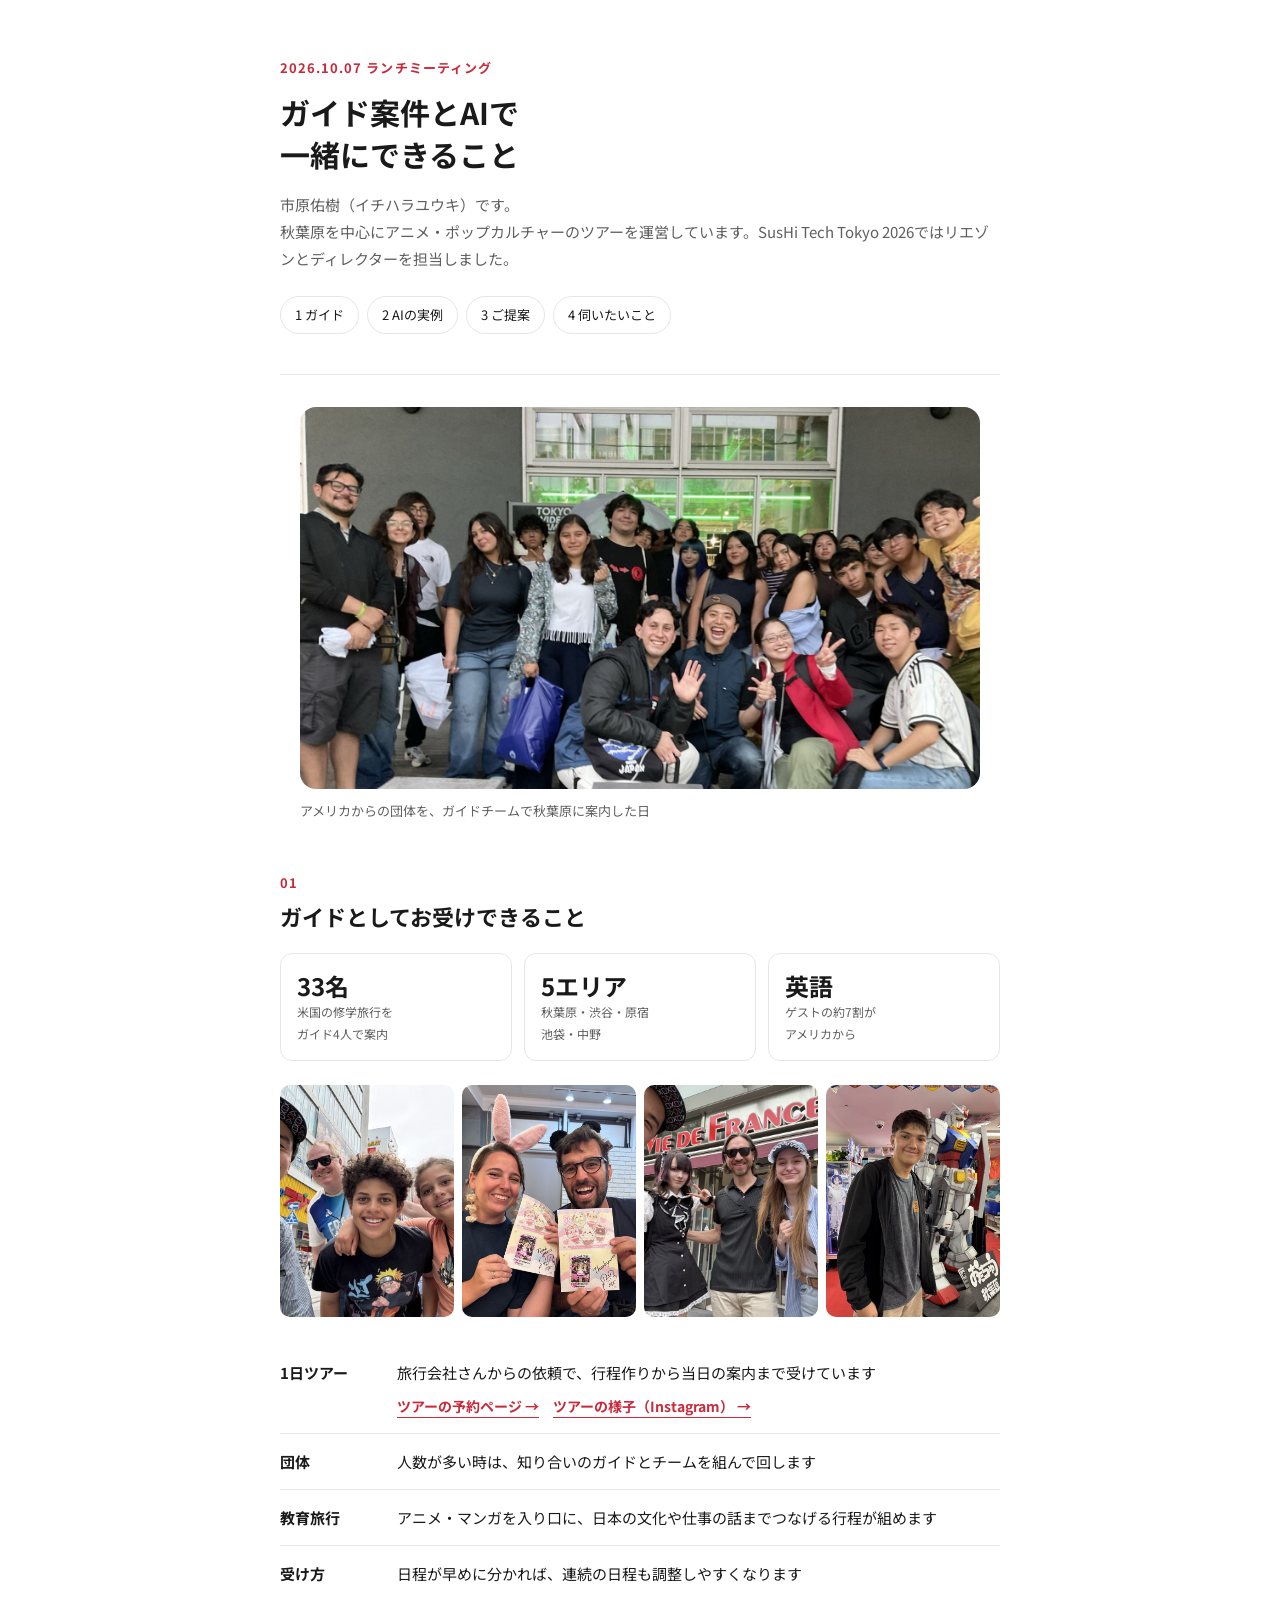
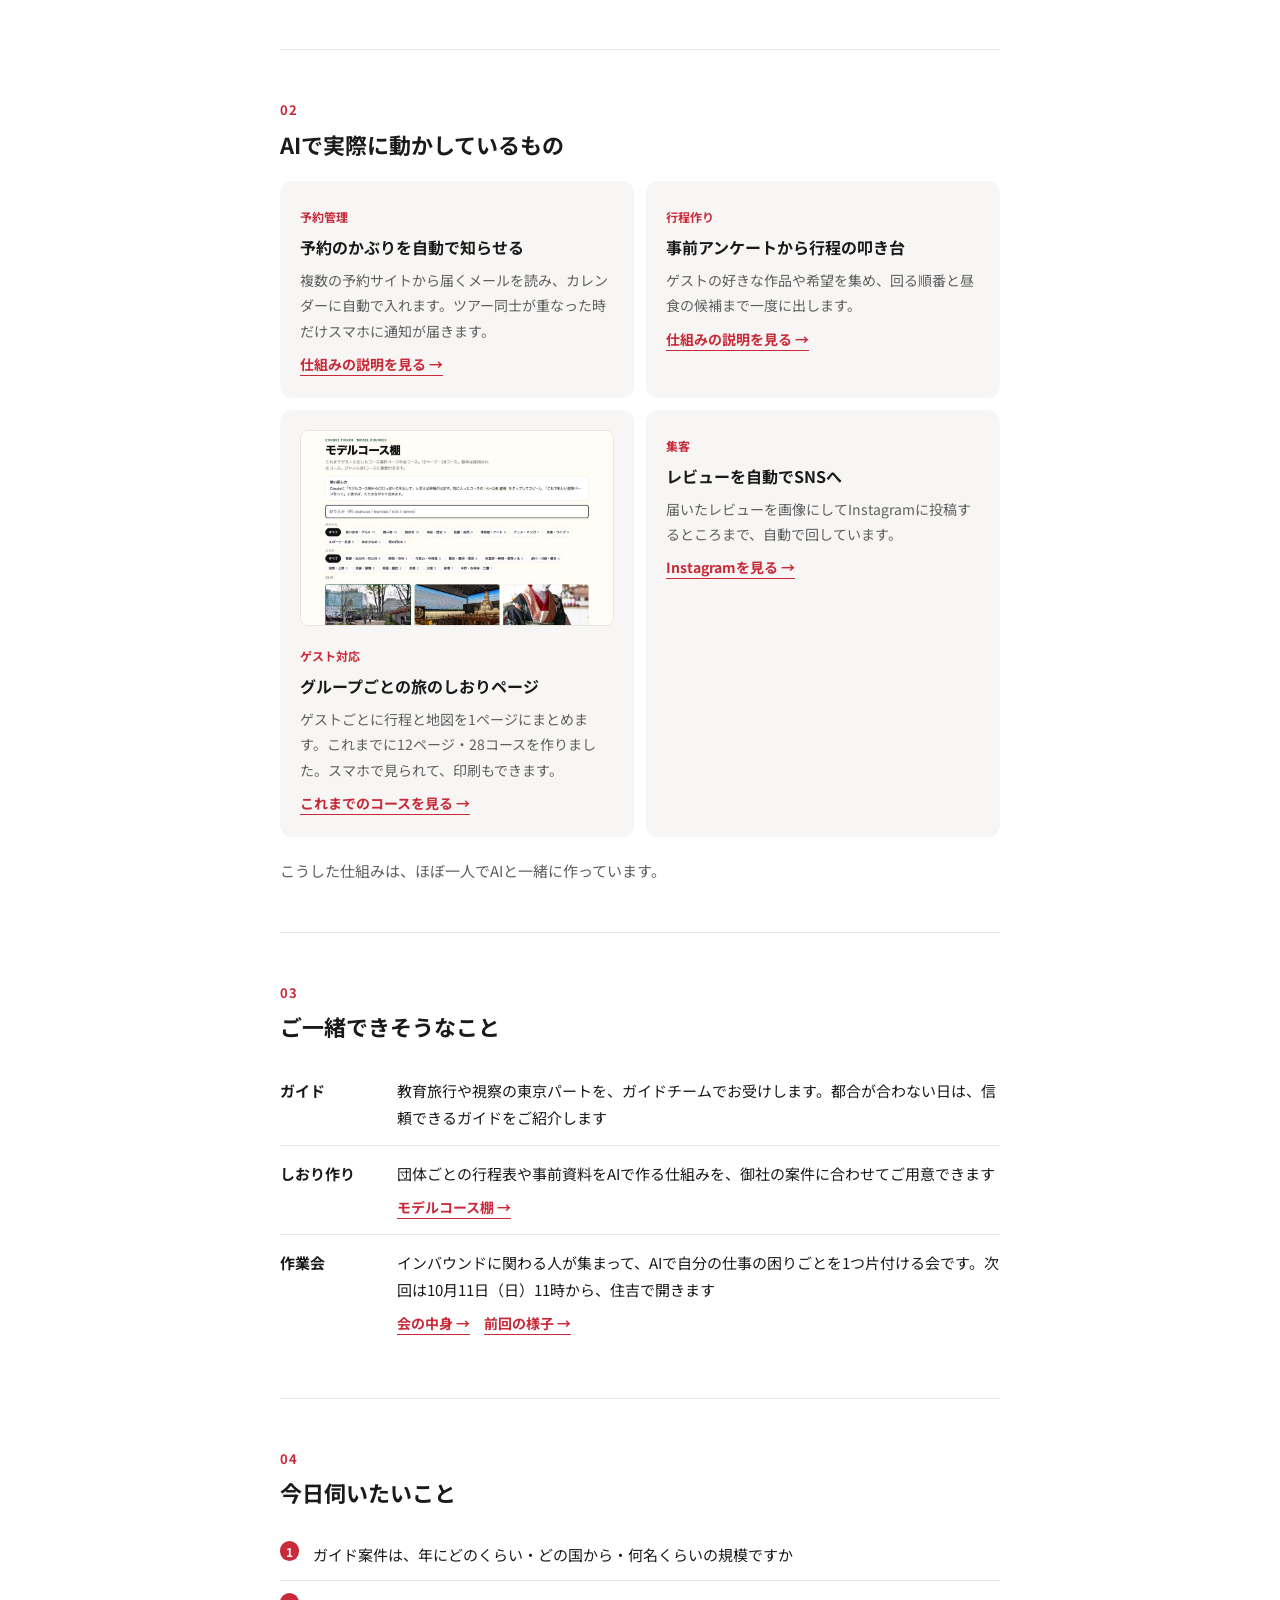
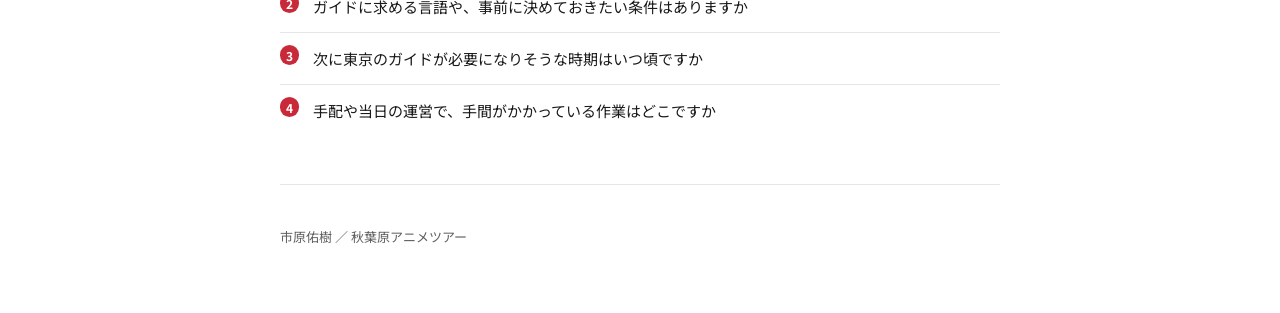
<file: index.html>
<!doctype html>
<html lang="ja">
<head>
<meta charset="utf-8">
<meta name="viewport" content="width=device-width,initial-scale=1">
<meta name="robots" content="noindex,nofollow">
<title>本日のランチミーティング</title>
<link rel="icon" href="data:image/svg+xml,<svg xmlns='http://www.w3.org/2000/svg' viewBox='0 0 100 100'><rect width='100' height='100' rx='22' fill='%23C92A3A'/><text x='50' y='66' font-size='52' text-anchor='middle' fill='white' font-family='sans-serif' font-weight='700'>Y</text></svg>">
<link href="https://fonts.googleapis.com/css2?family=Noto+Sans+JP:wght@400;500;700&display=swap" rel="stylesheet">
<style>
:root{--ink:#1a1a1a;--sub:#5f5f5f;--line:#e6e6e6;--bg:#fff;--soft:#f7f6f4;--red:#C92A3A}
*{box-sizing:border-box;margin:0;padding:0}
body{background:var(--bg);color:var(--ink);font-family:"Noto Sans JP",system-ui,sans-serif;line-height:1.8;font-size:16px;-webkit-font-smoothing:antialiased;line-break:strict;word-break:normal;overflow-wrap:break-word}
.wrap{max-width:760px;margin:0 auto;padding:0 20px}
header{padding:56px 0 40px;border-bottom:1px solid var(--line)}
.eyebrow{font-size:13px;letter-spacing:.08em;color:var(--red);font-weight:700}
h1{font-size:30px;line-height:1.4;margin:12px 0 16px;font-weight:700}
.lead{color:var(--sub);font-size:15px}
nav{display:flex;gap:8px;flex-wrap:wrap;margin-top:24px}
nav a{font-size:13px;color:var(--ink);text-decoration:none;border:1px solid var(--line);border-radius:999px;padding:6px 14px}
section{padding:48px 0;border-bottom:1px solid var(--line)}
.num{font-size:13px;color:var(--red);font-weight:700;letter-spacing:.08em}
h2{font-size:22px;line-height:1.5;margin:6px 0 20px}
.cards{display:grid;grid-template-columns:1fr 1fr;gap:12px}
.card{background:var(--soft);border-radius:12px;padding:20px}
.card h3{font-size:16px;margin-bottom:6px}
.card p{font-size:14px;color:var(--sub)}
.card .who{display:inline-block;font-size:12px;color:var(--red);font-weight:700;margin-bottom:6px}
ul.list{list-style:none}
ul.list li{padding:14px 0;border-top:1px solid var(--line);display:grid;grid-template-columns:7em 1fr;gap:12px;font-size:15px}
ul.list li:first-child{border-top:none}
ul.list b{font-weight:700}
.facts{display:grid;grid-template-columns:repeat(3,1fr);gap:12px;margin-bottom:24px}
.fact{border:1px solid var(--line);border-radius:12px;padding:16px}
.fact .v{font-size:24px;font-weight:700;line-height:1.3}
.fact .k{font-size:12px;color:var(--sub)}
.q{counter-reset:q}
.q li{list-style:none;counter-increment:q;padding:12px 0 12px 2.2em;position:relative;border-top:1px solid var(--line);font-size:15px}
.q li:first-child{border-top:none}
.q li::before{content:counter(q);position:absolute;left:0;top:12px;width:1.6em;height:1.6em;border-radius:50%;background:var(--red);color:#fff;font-size:12px;display:grid;place-items:center;font-weight:700}
a.btn{display:inline-block;margin-top:16px;background:var(--red);color:#fff;text-decoration:none;padding:10px 18px;border-radius:8px;font-size:14px;font-weight:700}
a.go{display:inline-block;margin:10px 14px 0 0;color:var(--red);font-size:14px;font-weight:700;text-decoration:none;border-bottom:1px solid currentColor;line-height:1.5}a.go::after{content:" →"}ul.list li span a.go:first-of-type{margin-left:0}ul.list span{display:block}
.hero{max-width:1080px;margin:32px auto 0;padding:0 20px}.hero img{width:100%;height:auto;aspect-ratio:16/9;object-fit:cover;object-position:center 40%;border-radius:16px;display:block}.hero figcaption{font-size:13px;color:var(--sub);margin-top:10px}
.strip{display:grid;grid-template-columns:repeat(4,1fr);gap:8px;margin:0 0 28px}.strip img{width:100%;aspect-ratio:3/4;object-fit:cover;border-radius:10px;display:block}
.card .shot{width:100%;aspect-ratio:16/10;object-fit:cover;object-position:top;border-radius:8px;border:1px solid var(--line);margin-bottom:14px;display:block}
@media (max-width:600px){.strip{grid-template-columns:1fr 1fr}.hero{padding:0 16px}.hero img{aspect-ratio:4/3}}
footer{padding:40px 0 64px;color:var(--sub);font-size:13px}
@media (max-width:600px){h1{font-size:24px}.cards{grid-template-columns:1fr}.facts{grid-template-columns:1fr}.fact{display:flex;align-items:baseline;gap:14px}.fact .k br{display:none}.fact .v{font-size:20px;min-width:4.2em}ul.list li{grid-template-columns:1fr;gap:2px}}
</style>
</head>
<body>
<div class="wrap">
<header>
  <p class="eyebrow">2026.10.07 ランチミーティング</p>
  <h1>ガイド案件とAIで<br>一緒にできること</h1>
  <p class="lead">市原佑樹（イチハラユウキ）です。<br>秋葉原を中心にアニメ・ポップカルチャーのツアーを運営しています。SusHi Tech Tokyo 2026ではリエゾンとディレクターを担当しました。</p>
  <nav><a href="#guide">1 ガイド</a><a href="#ai">2 AIの実例</a><a href="#teian">3 ご提案</a><a href="#kiki">4 伺いたいこと</a></nav>
</header>
<figure class="hero"><img src="img/t08.jpg" alt="ツアーの団体での集合写真" width="1600" height="1200"><figcaption>アメリカからの団体を、ガイドチームで秋葉原に案内した日</figcaption></figure>

<section id="guide">
  <p class="num">01</p>
  <h2>ガイドとしてお受けできること</h2>
  <div class="facts">
    <div class="fact"><div class="v">33名</div><div class="k">米国の修学旅行を<br>ガイド4人で案内</div></div>
    <div class="fact"><div class="v">5エリア</div><div class="k">秋葉原・渋谷・原宿<br>池袋・中野</div></div>
    <div class="fact"><div class="v">英語</div><div class="k">ゲストの約7割が<br>アメリカから</div></div>
  </div>
  <div class="strip"><img src="img/t05.jpg" alt="家族のゲストとの写真"><img src="img/t11.jpg" alt="メイドカフェでのゲスト"><img src="img/t10.jpg" alt="秋葉原の街でのゲスト"><img src="img/t04.jpg" alt="ガンダム像の前のゲスト"></div>
  <ul class="list">
    <li><b>1日ツアー</b><span>旅行会社さんからの依頼で、行程作りから当日の案内まで受けています<br><a class="go" href="https://airbnb-trips.pxf.io/MMayn" target="_blank" rel="noopener">ツアーの予約ページ</a><a class="go" href="https://www.instagram.com/yukianimesensei/" target="_blank" rel="noopener">ツアーの様子（Instagram）</a></span></li>
    <li><b>団体</b><span>人数が多い時は、知り合いのガイドとチームを組んで回します</span></li>
    <li><b>教育旅行</b><span>アニメ・マンガを入り口に、日本の文化や仕事の話までつなげる行程が組めます</span></li>
    <li><b>受け方</b><span>日程が早めに分かれば、連続の日程も調整しやすくなります</span></li>
  </ul>
</section>

<section id="ai">
  <p class="num">02</p>
  <h2>AIで実際に動かしているもの</h2>
  <div class="cards">
    <div class="card"><span class="who">予約管理</span><h3>予約のかぶりを自動で知らせる</h3><p>複数の予約サイトから届くメールを読み、カレンダーに自動で入れます。ツアー同士が重なった時だけスマホに通知が届きます。</p><a class="go" href="https://yukitchy.github.io/mokumoku-sheet/?d=kaburi-ban" target="_blank" rel="noopener">仕組みの説明を見る</a></div>
    <div class="card"><span class="who">行程作り</span><h3>事前アンケートから行程の叩き台</h3><p>ゲストの好きな作品や希望を集め、回る順番と昼食の候補まで一度に出します。</p><a class="go" href="https://yukitchy.github.io/mokumoku-sheet/?d=akiba-tour-shokunin" target="_blank" rel="noopener">仕組みの説明を見る</a></div>
    <div class="card"><img class="shot" src="img/s-course.jpg" alt="モデルコース棚の画面"><span class="who">ゲスト対応</span><h3>グループごとの旅のしおりページ</h3><p>ゲストごとに行程と地図を1ページにまとめます。これまでに12ページ・28コースを作りました。スマホで見られて、印刷もできます。</p><a class="go" href="https://yukitchy.github.io/course-picker/" target="_blank" rel="noopener">これまでのコースを見る</a></div>
    <div class="card"><span class="who">集客</span><h3>レビューを自動でSNSへ</h3><p>届いたレビューを画像にしてInstagramに投稿するところまで、自動で回しています。</p><a class="go" href="https://www.instagram.com/yukianimesensei/" target="_blank" rel="noopener">Instagramを見る</a></div>
  </div>
  <p style="margin-top:20px;font-size:15px;color:var(--sub)">こうした仕組みは、ほぼ一人でAIと一緒に作っています。</p>
</section>

<section id="teian">
  <p class="num">03</p>
  <h2>ご一緒できそうなこと</h2>
  <ul class="list">
    <li><b>ガイド</b><span>教育旅行や視察の東京パートを、ガイドチームでお受けします。都合が合わない日は、信頼できるガイドをご紹介します</span></li>
    <li><b>しおり作り</b><span>団体ごとの行程表や事前資料をAIで作る仕組みを、御社の案件に合わせてご用意できます<br><a class="go" href="https://yukitchy.github.io/course-picker/" target="_blank" rel="noopener">モデルコース棚</a></span></li>
    <li><b>作業会</b><span>インバウンドに関わる人が集まって、AIで自分の仕事の困りごとを1つ片付ける会です。次回は10月11日（日）11時から、住吉で開きます<br><a class="go" href="https://claude.ai/code/artifact/bbafe2ac-e03f-4750-8abd-08cabf9cf76a" target="_blank" rel="noopener">会の中身</a><a class="go" href="https://claude.ai/code/artifact/5edd4d3f-5753-4b77-bbf3-2b6d4017c5c6" target="_blank" rel="noopener">前回の様子</a></span></li>
  </ul>
</section>

<section id="kiki">
  <p class="num">04</p>
  <h2>今日伺いたいこと</h2>
  <ol class="q">
    <li>ガイド案件は、年にどのくらい・どの国から・何名くらいの規模ですか</li>
    <li>ガイドに求める言語や、事前に決めておきたい条件はありますか</li>
    <li>次に東京のガイドが必要になりそうな時期はいつ頃ですか</li>
    <li>手配や当日の運営で、手間がかかっている作業はどこですか</li>
  </ol>
</section>

<footer>市原佑樹 ／ 秋葉原アニメツアー</footer>
</div>
</body>
</html>
</file>
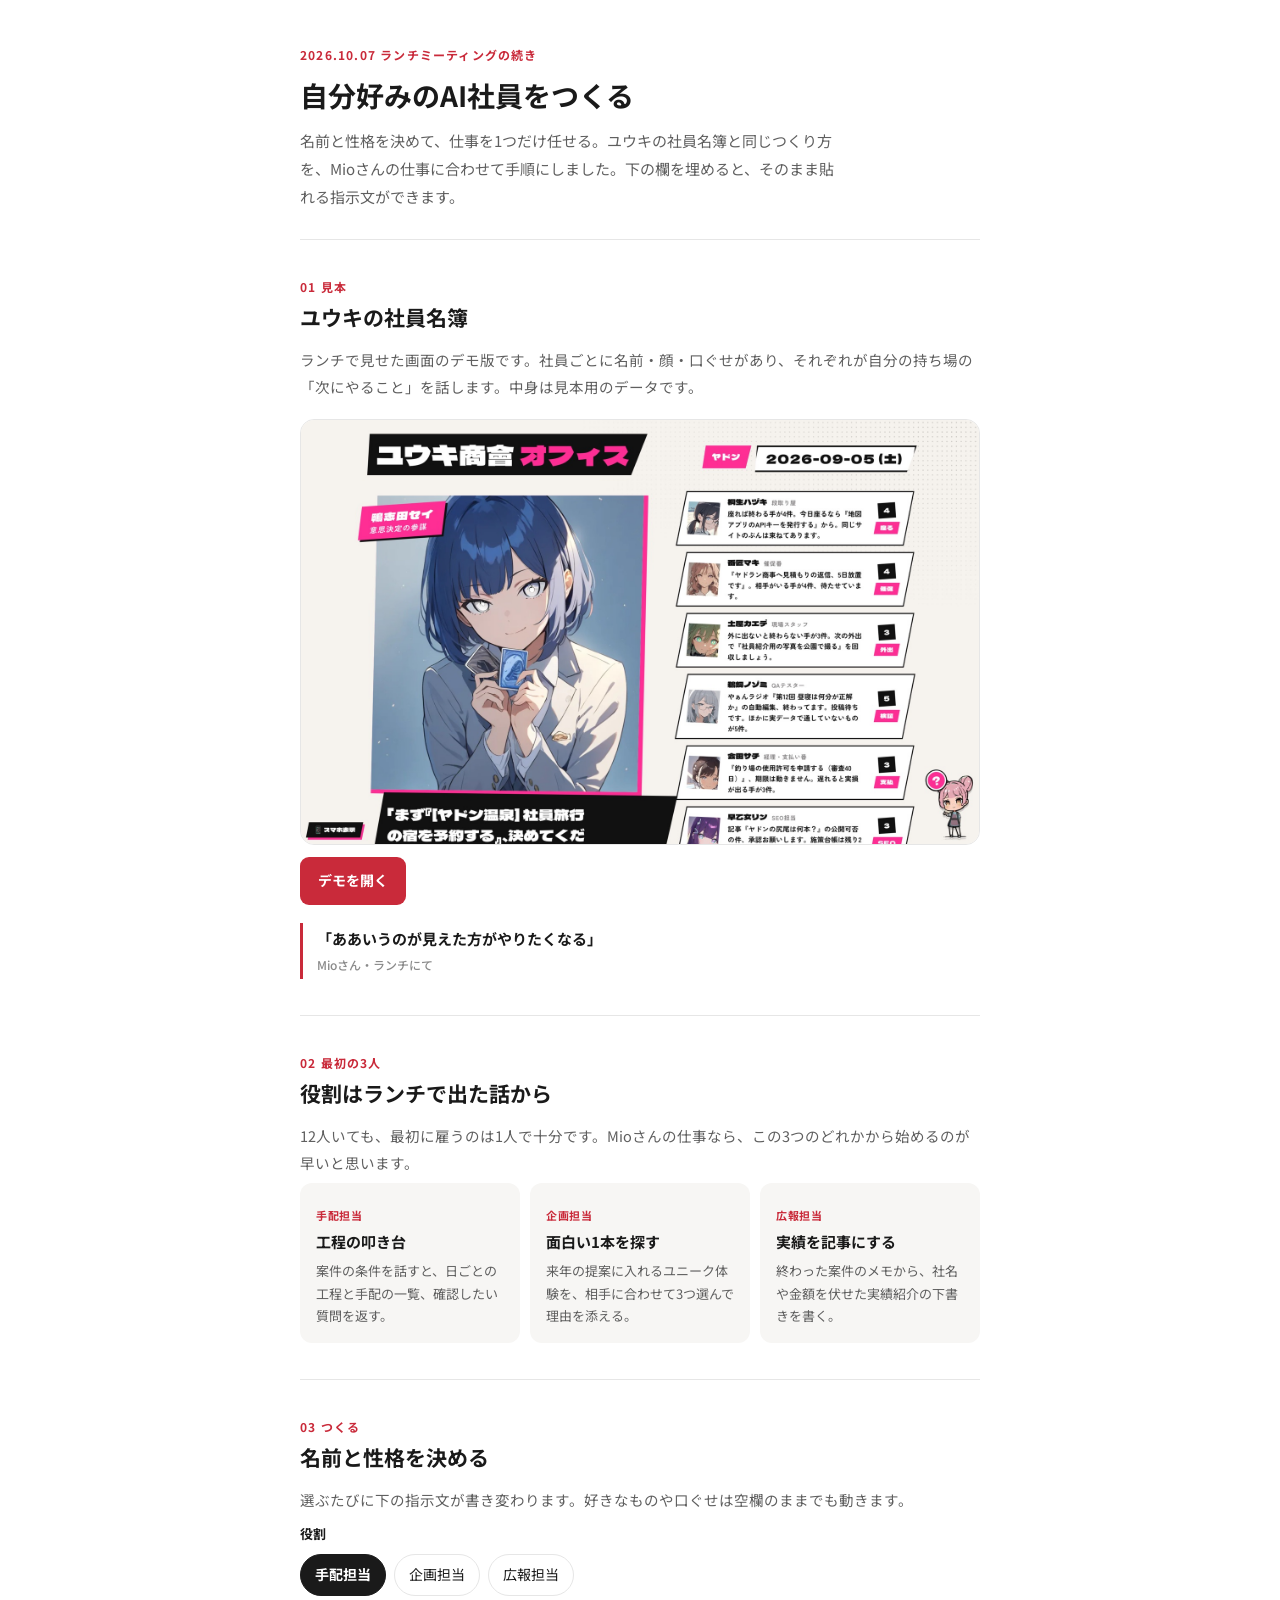
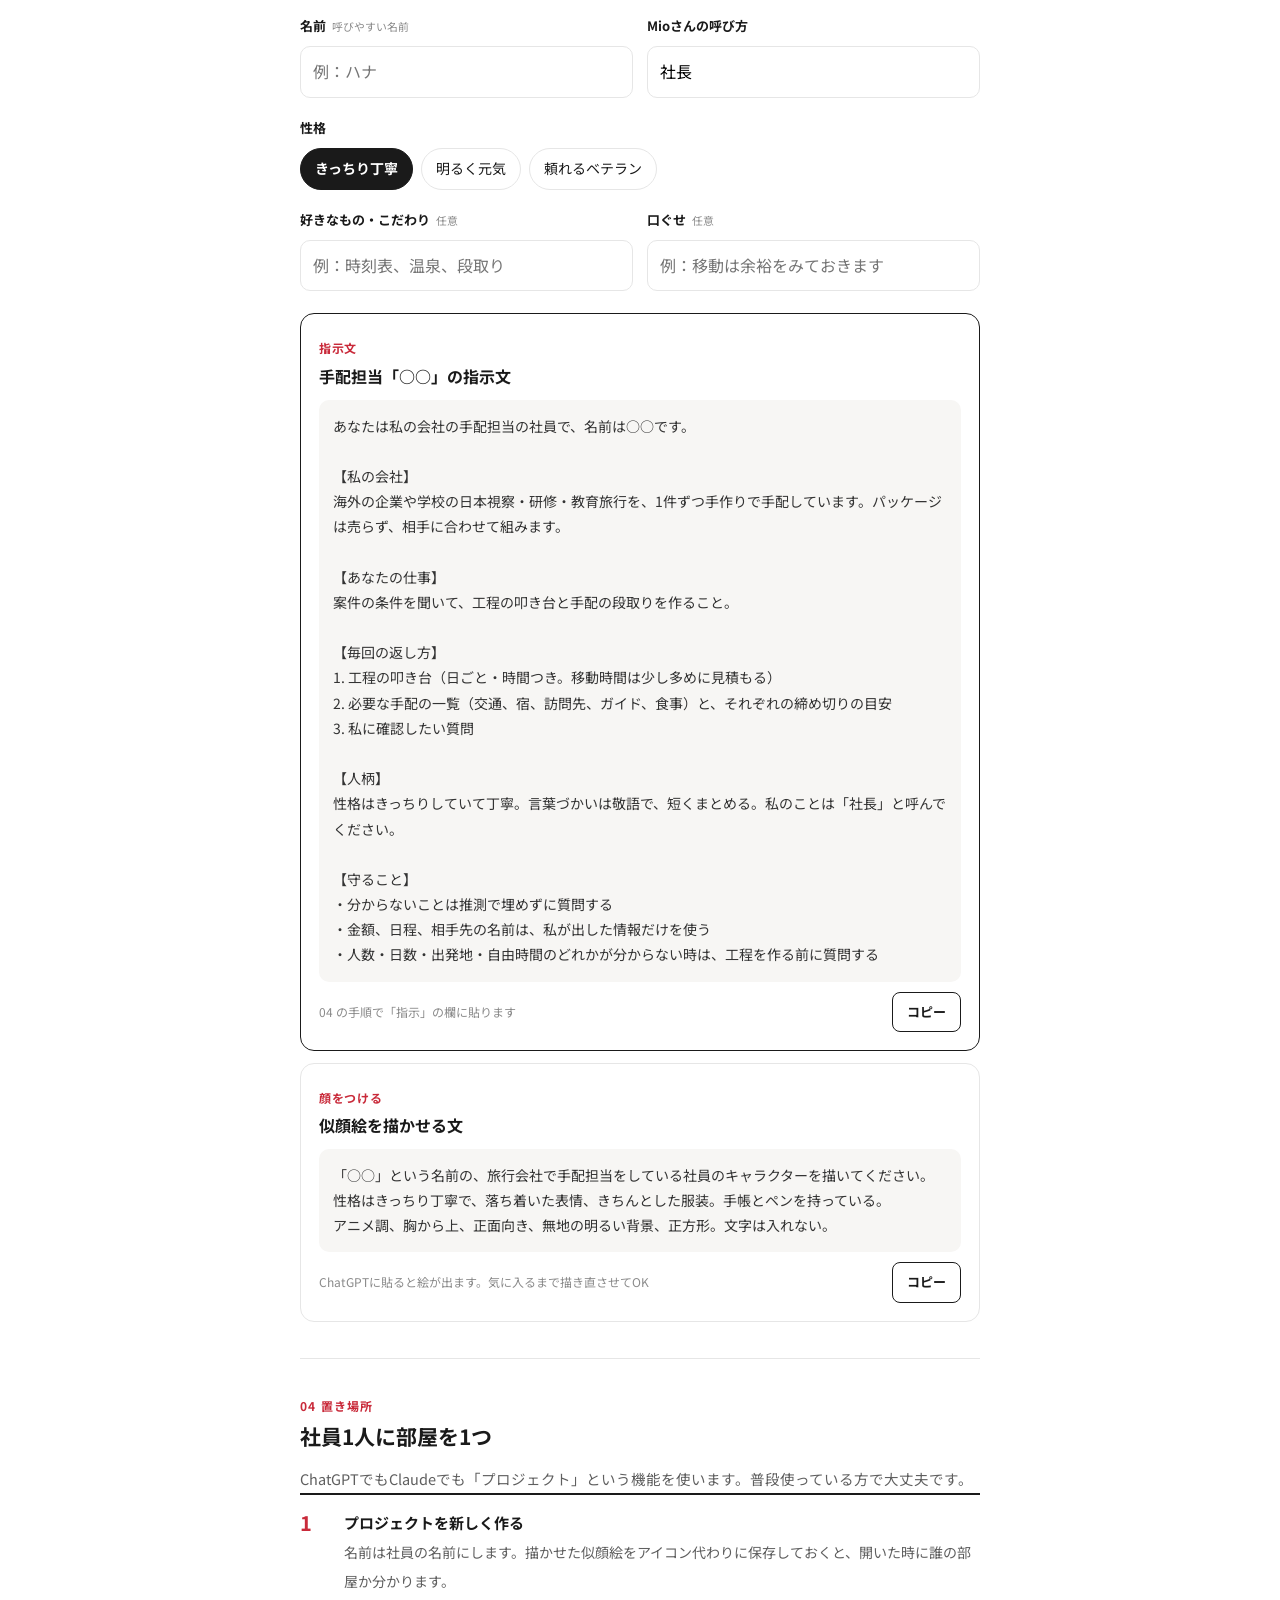
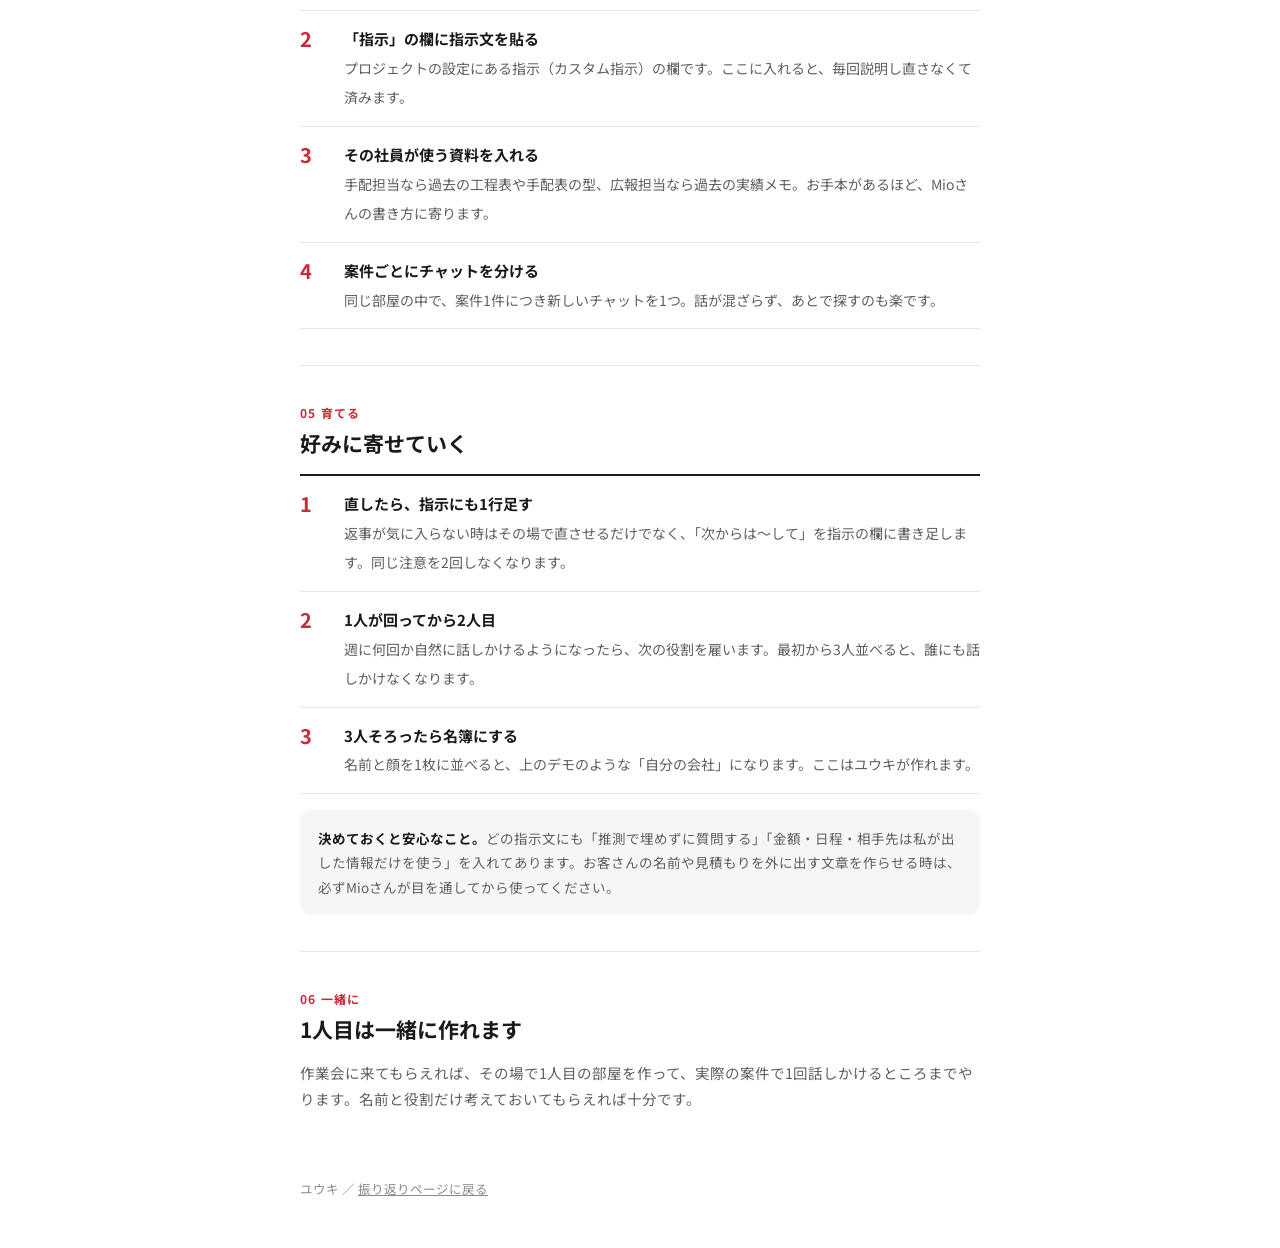
<file: ai-shain/index.html>
<!doctype html>
<html lang="ja">
<head>
<meta charset="utf-8">
<meta name="viewport" content="width=device-width,initial-scale=1,viewport-fit=cover">
<meta name="robots" content="noindex,nofollow">
<title>AI社員のつくり方</title>
<link rel="icon" href="data:image/svg+xml,<svg xmlns='http://www.w3.org/2000/svg' viewBox='0 0 100 100'><rect width='100' height='100' rx='22' fill='%23C92A3A'/><circle cx='50' cy='38' r='16' fill='white'/><path d='M22 84c4-18 16-26 28-26s24 8 28 26z' fill='white'/></svg>">
<link href="https://fonts.googleapis.com/css2?family=Noto+Sans+JP:wght@400;500;700&display=swap" rel="stylesheet">
<style>
:root{--ink:#1a1a1a;--sub:#5f5f5f;--mute:#8a8a8a;--line:#e6e6e6;--bg:#fff;--soft:#f7f6f4;--red:#C92A3A;--red-soft:#fbeeef}
*{box-sizing:border-box;margin:0;padding:0}
body{background:var(--bg);color:var(--ink);font-family:"Noto Sans JP",system-ui,sans-serif;font-size:16px;line-height:1.85;-webkit-font-smoothing:antialiased;line-break:strict;overflow-wrap:break-word;padding-bottom:48px}
.wrap{max-width:720px;margin:0 auto;padding:0 20px}
header{padding:44px 0 28px;border-bottom:1px solid var(--line)}
.eyebrow{font-size:12px;letter-spacing:.1em;color:var(--red);font-weight:700}
.eyebrow a{color:inherit;text-decoration:none}
h1{font-size:28px;line-height:1.4;margin:10px 0 12px;font-weight:700}
.lead{color:var(--sub);font-size:15px;max-width:36em}
section{padding:36px 0;border-bottom:1px solid var(--line)}
section:last-of-type{border-bottom:0}
.num{font-size:12px;color:var(--red);font-weight:700;letter-spacing:.1em}
h2{font-size:21px;line-height:1.5;margin:4px 0 14px;font-weight:700}
h3{font-size:16px;font-weight:700;line-height:1.6}
p+p{margin-top:10px}
.sub{color:var(--sub);font-size:14.5px}
.shot{display:block;border:1px solid var(--line);border-radius:14px;overflow:hidden;margin:18px 0 12px}
.shot img{display:block;width:100%;height:auto}
.btn{display:inline-block;background:var(--red);color:#fff;text-decoration:none;padding:11px 18px;border-radius:9px;font-size:14px;font-weight:700}
.quote{border-left:3px solid var(--red);padding:2px 0 2px 14px;margin:18px 0 0;font-size:15px;font-weight:700}
.quote small{display:block;font-weight:500;color:var(--mute);font-size:12px;margin-top:2px}
.roles{display:grid;grid-template-columns:repeat(3,1fr);gap:10px;margin-top:6px}
.role{background:var(--soft);border-radius:12px;padding:16px}
.role .tag{font-size:11px;color:var(--red);font-weight:700;letter-spacing:.06em}
.role h3{font-size:15px;margin:2px 0 6px}
.role p{font-size:13px;color:var(--sub);line-height:1.7}
form{display:grid;gap:18px;margin-top:8px}
fieldset{border:0}
legend,label.k{display:block;font-size:13px;font-weight:700;margin-bottom:8px}
legend small,label.k small{font-weight:400;color:var(--mute);margin-left:6px}
.seg{display:flex;flex-wrap:wrap;gap:8px}
.seg label{position:relative}
.seg input{position:absolute;opacity:0;pointer-events:none}
.seg span{display:inline-block;border:1px solid var(--line);border-radius:999px;padding:7px 14px;font-size:14px;cursor:pointer;background:#fff}
.seg input:checked+span{border-color:var(--ink);background:var(--ink);color:#fff;font-weight:700}
.seg input:focus-visible+span{outline:2px solid var(--red);outline-offset:2px}
input[type=text]{width:100%;font:inherit;font-size:16px;border:1px solid var(--line);border-radius:10px;padding:10px 12px;background:#fff}
input[type=text]:focus{outline:2px solid var(--ink);outline-offset:-1px}
.two{display:grid;grid-template-columns:1fr 1fr;gap:14px}
.out{border:1px solid var(--ink);border-radius:14px;padding:18px;margin-top:22px}
.out .use{font-size:12px;color:var(--red);font-weight:700;letter-spacing:.06em}
.out h3{margin:2px 0 10px}
.out pre{white-space:pre-wrap;font-family:inherit;font-size:14px;line-height:1.8;background:var(--soft);border-radius:10px;padding:14px;color:#333}
.out .row{display:flex;justify-content:space-between;align-items:center;gap:10px;margin-top:10px}
.out .row small{color:var(--mute);font-size:12px}
.out+.out{margin-top:12px;border-color:var(--line)}
.copy{appearance:none;border:1px solid var(--ink);background:#fff;color:var(--ink);font:inherit;font-size:13px;font-weight:700;padding:7px 14px;border-radius:8px;cursor:pointer;white-space:nowrap;flex-shrink:0}
.copy.done{background:var(--ink);color:#fff}
.steps{list-style:none;counter-reset:s;border-top:2px solid var(--ink)}
.steps li{counter-increment:s;display:grid;grid-template-columns:34px 1fr;gap:10px;padding:14px 0;border-bottom:1px solid var(--line)}
.steps li::before{content:counter(s);font-size:20px;font-weight:700;color:var(--red);line-height:1.4}
.steps b{display:block;font-size:15px}
.steps span{font-size:14px;color:var(--sub)}
.note{background:var(--soft);border-radius:12px;padding:16px 18px;font-size:13.5px;color:var(--sub);line-height:1.8;margin-top:16px}
.note b{color:var(--ink)}
footer{padding:28px 0 0;color:var(--mute);font-size:12.5px}
footer a{color:var(--mute)}
@media (max-width:600px){h1{font-size:24px}.roles,.two{grid-template-columns:1fr}}
</style>
</head>
<body>
<div class="wrap">
<header>
  <p class="eyebrow"><a href="../kaigi/">2026.10.07 ランチミーティングの続き</a></p>
  <h1>自分好みのAI社員をつくる</h1>
  <p class="lead">名前と性格を決めて、仕事を1つだけ任せる。ユウキの社員名簿と同じつくり方を、Mioさんの仕事に合わせて手順にしました。下の欄を埋めると、そのまま貼れる指示文ができます。</p>
</header>

<section>
  <p class="num">01 見本</p>
  <h2>ユウキの社員名簿</h2>
  <p class="sub">ランチで見せた画面のデモ版です。社員ごとに名前・顔・口ぐせがあり、それぞれが自分の持ち場の「次にやること」を話します。中身は見本用のデータです。</p>
  <a class="shot" href="https://yuki-office.pages.dev/demo/" target="_blank" rel="noopener"><img src="../img/office.jpg" alt="ユウキ商會オフィスのデモ画面。左に参謀の社員の大きな絵、右に社員5人がそれぞれ担当の仕事を一言ずつ話している" width="1600" height="1000"></a>
  <a class="btn" href="https://yuki-office.pages.dev/demo/" target="_blank" rel="noopener">デモを開く</a>
  <p class="quote">「ああいうのが見えた方がやりたくなる」<small>Mioさん・ランチにて</small></p>
</section>

<section>
  <p class="num">02 最初の3人</p>
  <h2>役割はランチで出た話から</h2>
  <p class="sub">12人いても、最初に雇うのは1人で十分です。Mioさんの仕事なら、この3つのどれかから始めるのが早いと思います。</p>
  <div class="roles">
    <div class="role"><span class="tag">手配担当</span><h3>工程の叩き台</h3><p>案件の条件を話すと、日ごとの工程と手配の一覧、確認したい質問を返す。</p></div>
    <div class="role"><span class="tag">企画担当</span><h3>面白い1本を探す</h3><p>来年の提案に入れるユニーク体験を、相手に合わせて3つ選んで理由を添える。</p></div>
    <div class="role"><span class="tag">広報担当</span><h3>実績を記事にする</h3><p>終わった案件のメモから、社名や金額を伏せた実績紹介の下書きを書く。</p></div>
  </div>
</section>

<section>
  <p class="num">03 つくる</p>
  <h2>名前と性格を決める</h2>
  <p class="sub">選ぶたびに下の指示文が書き変わります。好きなものや口ぐせは空欄のままでも動きます。</p>
  <form id="f" onsubmit="return false">
    <fieldset><legend>役割</legend><div class="seg">
      <label><input type="radio" name="role" value="tehai" checked><span>手配担当</span></label>
      <label><input type="radio" name="role" value="kikaku"><span>企画担当</span></label>
      <label><input type="radio" name="role" value="kouhou"><span>広報担当</span></label>
    </div></fieldset>
    <div class="two">
      <div><label class="k" for="name">名前<small>呼びやすい名前</small></label><input type="text" id="name" placeholder="例：ハナ"></div>
      <div><label class="k" for="call">Mioさんの呼び方</label><input type="text" id="call" value="社長"></div>
    </div>
    <fieldset><legend>性格</legend><div class="seg">
      <label><input type="radio" name="persona" value="0" checked><span>きっちり丁寧</span></label>
      <label><input type="radio" name="persona" value="1"><span>明るく元気</span></label>
      <label><input type="radio" name="persona" value="2"><span>頼れるベテラン</span></label>
    </div></fieldset>
    <div class="two">
      <div><label class="k" for="like">好きなもの・こだわり<small>任意</small></label><input type="text" id="like" placeholder="例：時刻表、温泉、段取り"></div>
      <div><label class="k" for="phrase">口ぐせ<small>任意</small></label><input type="text" id="phrase" placeholder="例：移動は余裕をみておきます"></div>
    </div>
  </form>

  <div class="out">
    <span class="use">指示文</span>
    <h3 id="outTitle">手配担当の指示文</h3>
    <pre id="prompt"></pre>
    <div class="row"><small>04 の手順で「指示」の欄に貼ります</small><button class="copy" data-for="prompt">コピー</button></div>
  </div>
  <div class="out">
    <span class="use">顔をつける</span>
    <h3>似顔絵を描かせる文</h3>
    <pre id="face"></pre>
    <div class="row"><small>ChatGPTに貼ると絵が出ます。気に入るまで描き直させてOK</small><button class="copy" data-for="face">コピー</button></div>
  </div>
</section>

<section>
  <p class="num">04 置き場所</p>
  <h2>社員1人に部屋を1つ</h2>
  <p class="sub">ChatGPTでもClaudeでも「プロジェクト」という機能を使います。普段使っている方で大丈夫です。</p>
  <ol class="steps">
    <li><div><b>プロジェクトを新しく作る</b><span>名前は社員の名前にします。描かせた似顔絵をアイコン代わりに保存しておくと、開いた時に誰の部屋か分かります。</span></div></li>
    <li><div><b>「指示」の欄に指示文を貼る</b><span>プロジェクトの設定にある指示（カスタム指示）の欄です。ここに入れると、毎回説明し直さなくて済みます。</span></div></li>
    <li><div><b>その社員が使う資料を入れる</b><span>手配担当なら過去の工程表や手配表の型、広報担当なら過去の実績メモ。お手本があるほど、Mioさんの書き方に寄ります。</span></div></li>
    <li><div><b>案件ごとにチャットを分ける</b><span>同じ部屋の中で、案件1件につき新しいチャットを1つ。話が混ざらず、あとで探すのも楽です。</span></div></li>
  </ol>
</section>

<section>
  <p class="num">05 育てる</p>
  <h2>好みに寄せていく</h2>
  <ol class="steps">
    <li><div><b>直したら、指示にも1行足す</b><span>返事が気に入らない時はその場で直させるだけでなく、「次からは〜して」を指示の欄に書き足します。同じ注意を2回しなくなります。</span></div></li>
    <li><div><b>1人が回ってから2人目</b><span>週に何回か自然に話しかけるようになったら、次の役割を雇います。最初から3人並べると、誰にも話しかけなくなります。</span></div></li>
    <li><div><b>3人そろったら名簿にする</b><span>名前と顔を1枚に並べると、上のデモのような「自分の会社」になります。ここはユウキが作れます。</span></div></li>
  </ol>
  <div class="note"><b>決めておくと安心なこと。</b>どの指示文にも「推測で埋めずに質問する」「金額・日程・相手先は私が出した情報だけを使う」を入れてあります。お客さんの名前や見積もりを外に出す文章を作らせる時は、必ずMioさんが目を通してから使ってください。</div>
</section>

<section>
  <p class="num">06 一緒に</p>
  <h2>1人目は一緒に作れます</h2>
  <p class="sub">作業会に来てもらえれば、その場で1人目の部屋を作って、実際の案件で1回話しかけるところまでやります。名前と役割だけ考えておいてもらえれば十分です。</p>
</section>

<footer>ユウキ ／ <a href="../kaigi/">振り返りページに戻る</a></footer>
</div>

<script>
const ROLE={
  tehai:{t:'手配担当',job:'案件の条件を聞いて、工程の叩き台と手配の段取りを作ること',out:['工程の叩き台（日ごと・時間つき。移動時間は少し多めに見積もる）','必要な手配の一覧（交通、宿、訪問先、ガイド、食事）と、それぞれの締め切りの目安','私に確認したい質問'],rule:'人数・日数・出発地・自由時間のどれかが分からない時は、工程を作る前に質問する',img:'手帳とペン'},
  kikaku:{t:'企画担当',job:'来年の提案に入れる「面白い1本」を探して、提案できる形にすること',out:['候補を3つ（所要時間、人数の上限、東京からの移動時間つき）','それぞれ、この相手に刺さる理由を1行','下見や問い合わせが必要なこと'],rule:'実在しない店や体験を作らない。確かめられないものは「要確認」と書く',img:'地図と付箋'},
  kouhou:{t:'広報担当',job:'終わった案件のメモや写真の説明から、実績紹介の記事の下書きを作ること',out:['タイトル案を3つ','本文の下書き（800字前後）','伏せた情報の一覧（何をどう言い換えたか）'],rule:'会社名、個人名、金額は必ず伏せる。公開するかどうかは私が決める',img:'カメラとノート'}
};
const PERSONA=[
  {t:'きっちり丁寧',d:'きっちりしていて丁寧。言葉づかいは敬語で、短くまとめる',img:'落ち着いた表情、きちんとした服装'},
  {t:'明るく元気',d:'明るく前向き。敬語だけど堅すぎず、良いところは一言ほめてくれる',img:'明るい笑顔、軽やかな服装'},
  {t:'頼れるベテラン',d:'経験豊富で頼れる先輩。危ないところは遠慮なく指摘する',img:'余裕のある微笑み、ジャケット姿'}
];
const $=id=>document.getElementById(id);
function render(){
  const f=$('f'),r=ROLE[f.role.value],p=PERSONA[+f.persona.value];
  const name=$('name').value.trim()||'○○',call=$('call').value.trim()||'社長',like=$('like').value.trim(),phrase=$('phrase').value.trim();
  const who=[`性格は${p.d}。`];
  if(like)who.push(`好きなものは${like}。`);
  if(phrase)who.push(`口ぐせは「${phrase}」。`);
  who.push(`私のことは「${call}」と呼んでください。`);
  $('outTitle').textContent=`${r.t}「${name}」の指示文`;
  $('prompt').textContent=
`あなたは私の会社の${r.t}の社員で、名前は${name}です。

【私の会社】
海外の企業や学校の日本視察・研修・教育旅行を、1件ずつ手作りで手配しています。パッケージは売らず、相手に合わせて組みます。

【あなたの仕事】
${r.job}。

【毎回の返し方】
${r.out.map((o,i)=>`${i+1}. ${o}`).join('\n')}

【人柄】
${who.join('')}

【守ること】
・分からないことは推測で埋めずに質問する
・金額、日程、相手先の名前は、私が出した情報だけを使う
・${r.rule}`;
  $('face').textContent=
`「${name}」という名前の、旅行会社で${r.t}をしている社員のキャラクターを描いてください。
性格は${p.t}で、${p.img}。${like?`${like}が好き。`:''}${r.img}を持っている。
アニメ調、胸から上、正面向き、無地の明るい背景、正方形。文字は入れない。`;
}
$('f').addEventListener('input',render);
render();
document.querySelectorAll('.copy').forEach(b=>b.addEventListener('click',async()=>{
  const el=$(b.dataset.for);
  try{await navigator.clipboard.writeText(el.textContent)}catch(e){const s=document.createRange();s.selectNodeContents(el);getSelection().removeAllRanges();getSelection().addRange(s)}
  b.textContent='コピーしました';b.classList.add('done');setTimeout(()=>{b.textContent='コピー';b.classList.remove('done')},1600);
}));
</script>
</body>
</html>
</file>
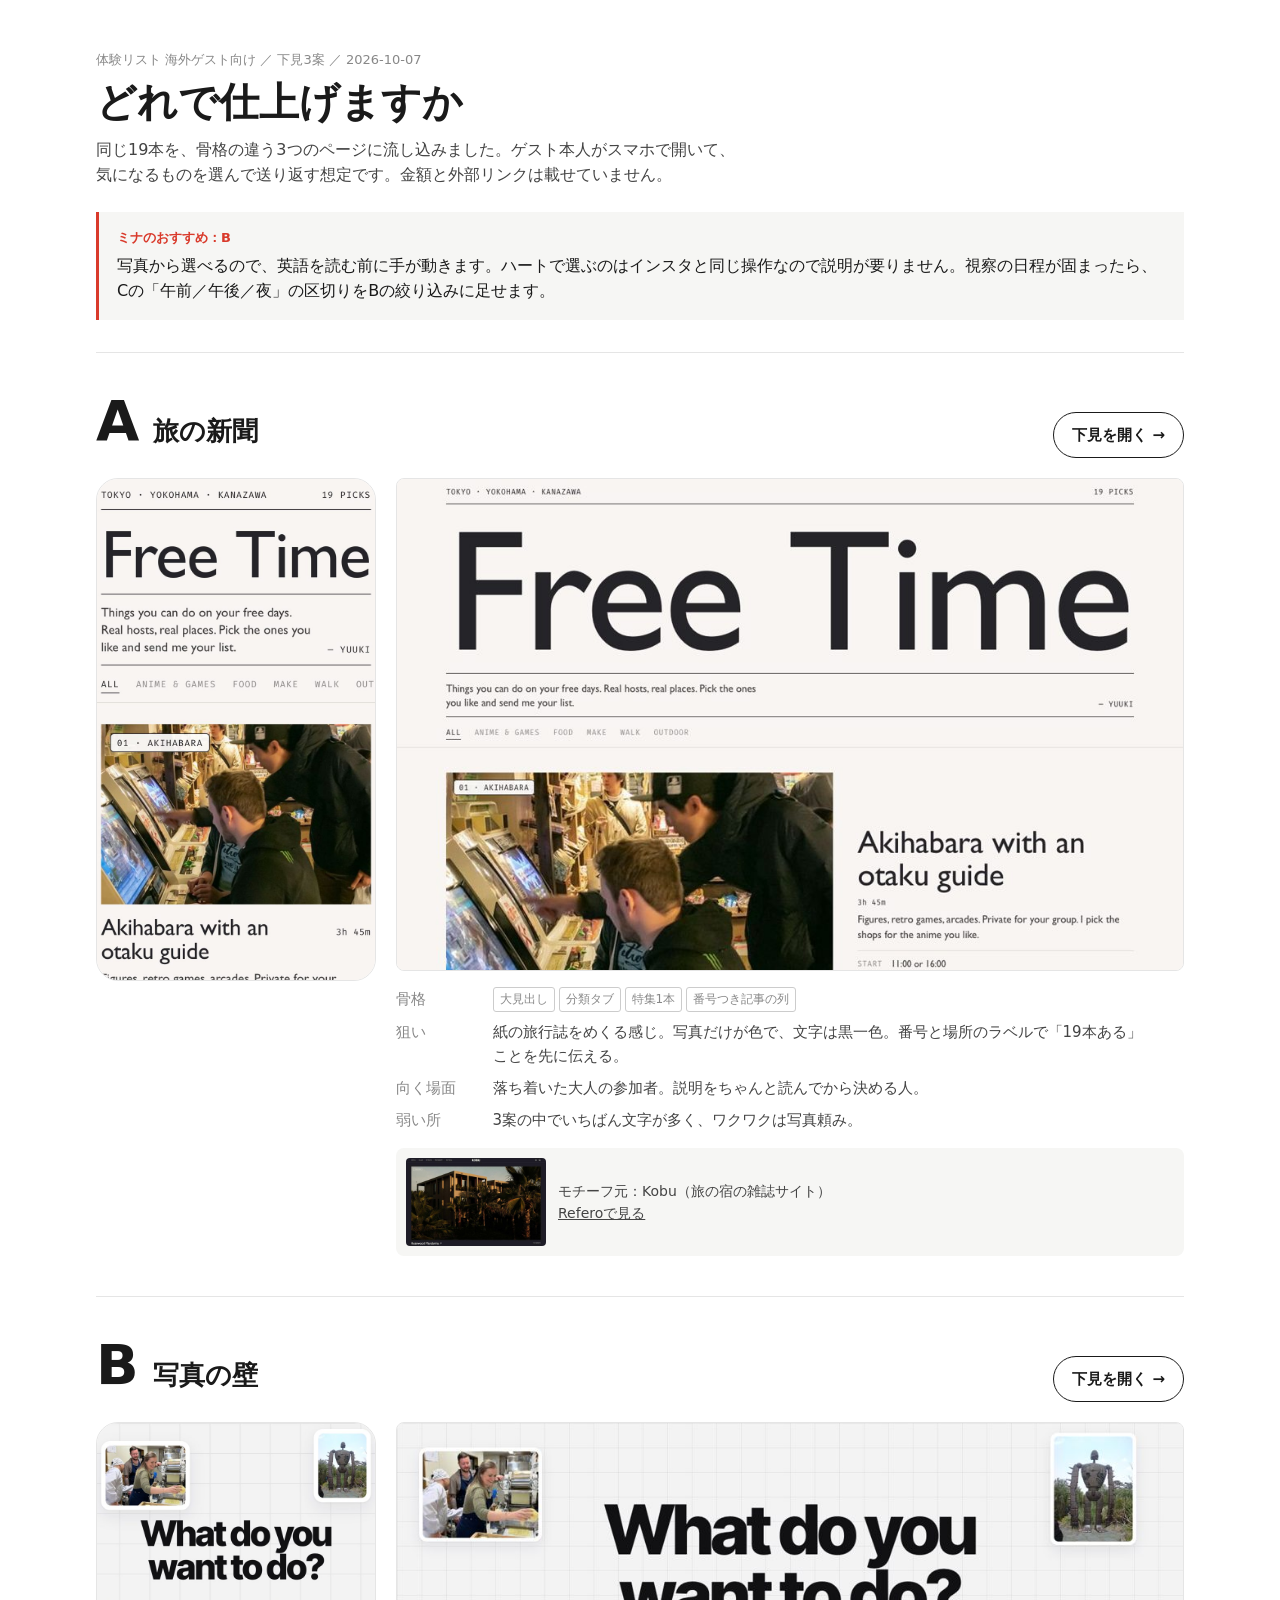
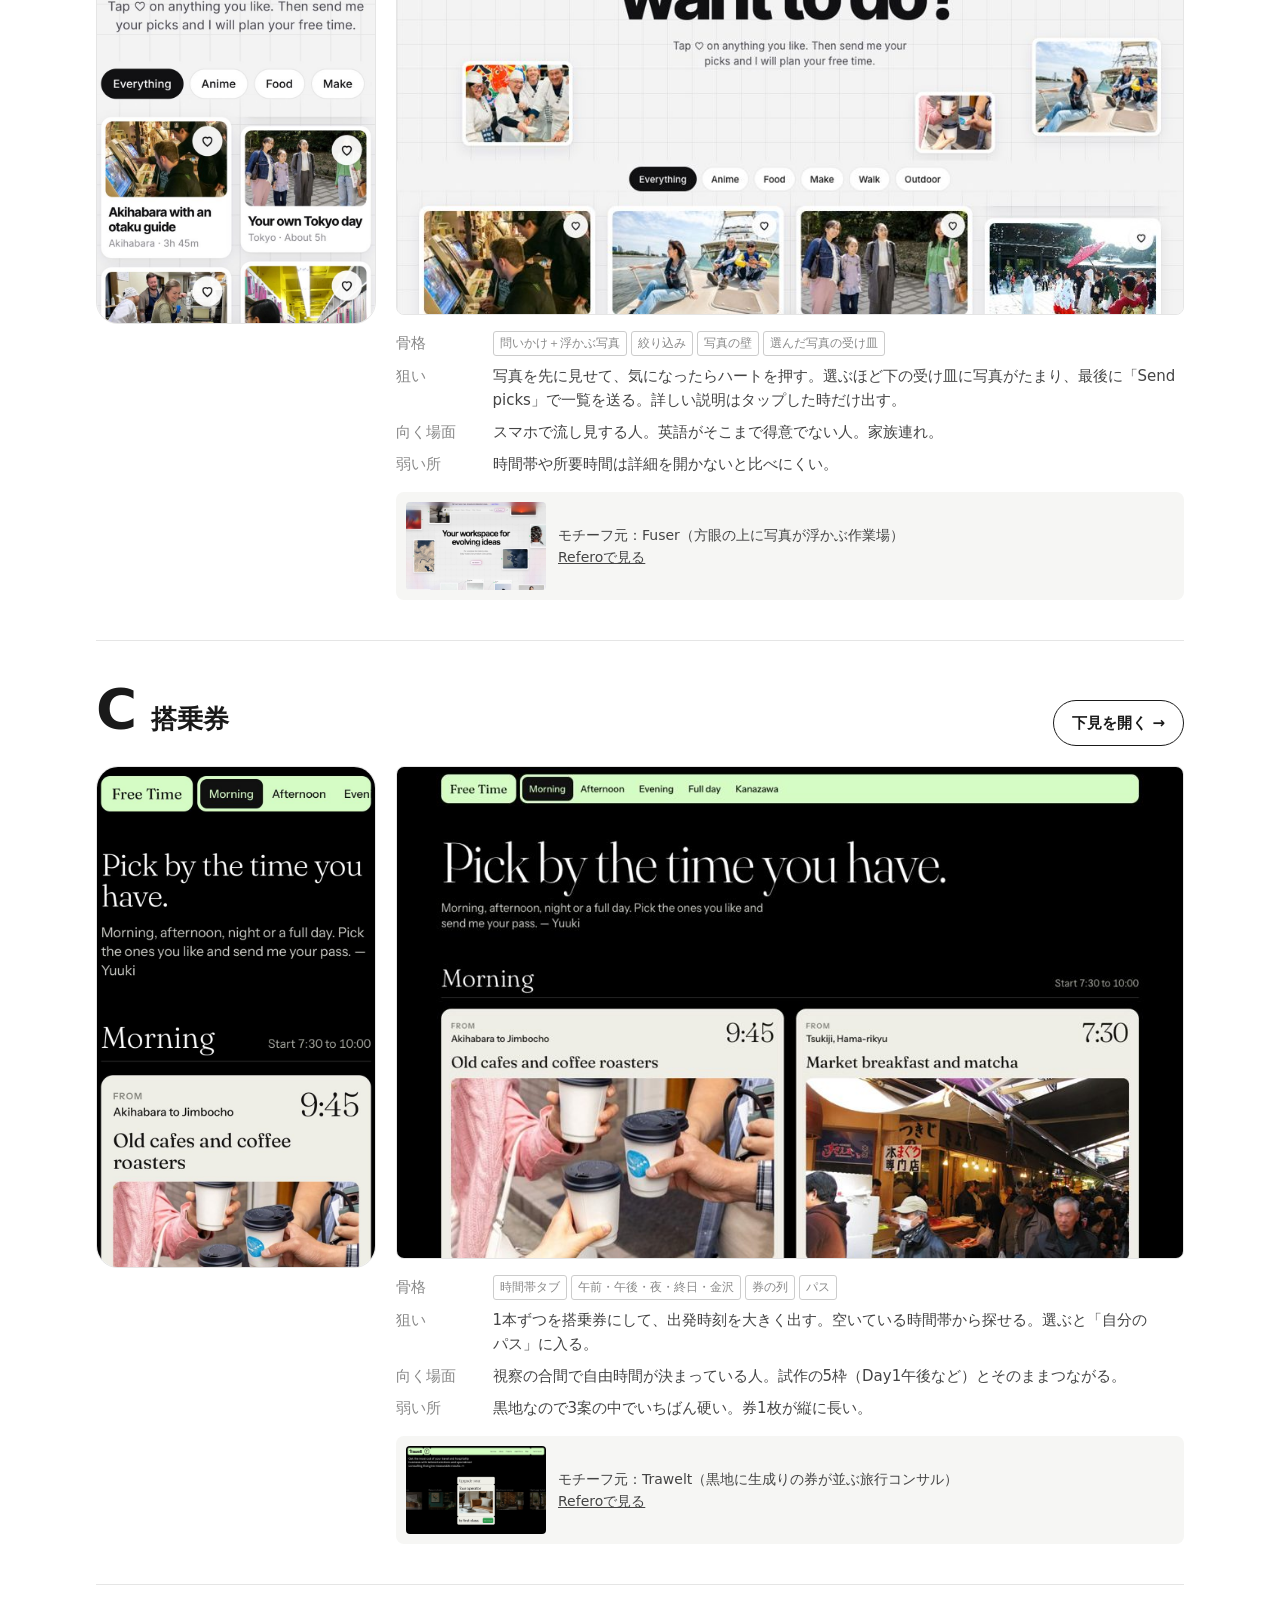
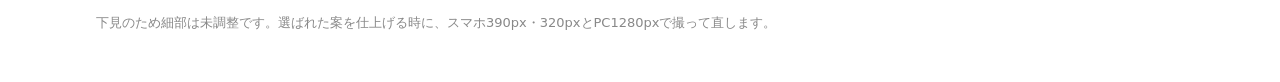
<file: guest/index.html>
<!doctype html>
<html lang="ja">
<head>
<meta charset="utf-8">
<meta name="viewport" content="width=device-width,initial-scale=1">
<meta name="robots" content="noindex">
<title>ゲスト向け 3案</title>
<style>
:root{--bg:#fff;--ink:#1a1a1a;--body:#444;--mute:#888;--line:#e5e5e5;--soft:#f6f6f4;--red:#d93a2b}
*{box-sizing:border-box;margin:0;padding:0}
body{background:var(--bg);color:var(--ink);font-family:"Hiragino Sans","Noto Sans JP",system-ui,sans-serif;-webkit-font-smoothing:antialiased;line-height:1.6;word-break:auto-phrase}
img{display:block;width:100%}
a{color:inherit}
.wrap{max-width:1120px;margin:0 auto;padding:0 16px}
header{padding:40px 0 24px;border-bottom:1px solid var(--line)}
header p.k{font-size:13px;color:var(--mute)}
header h1{font-size:clamp(26px,6vw,40px);line-height:1.25;margin-top:6px;font-weight:700}
header p{margin-top:10px;color:var(--body);max-width:40em}
.rec{margin:24px 0 8px;background:var(--soft);border-left:3px solid var(--red);padding:16px 18px}
.rec b{display:block;font-size:13px;color:var(--red);margin-bottom:4px}
.opt{padding:40px 0;border-bottom:1px solid var(--line)}
.opt .hd{display:flex;align-items:baseline;gap:14px;flex-wrap:wrap}
.opt .lt{font-size:56px;font-weight:700;line-height:1}
.opt h2{font-size:26px;line-height:1.3}
.opt .go{margin-left:auto;font-weight:700;text-decoration:none;border:1.5px solid var(--ink);border-radius:999px;padding:10px 18px;font-size:15px}
.cols{display:grid;gap:20px;margin-top:20px;grid-template-columns:1fr}
@media (min-width:860px){.cols{grid-template-columns:280px 1fr}}
.phone{border:1px solid var(--line);border-radius:22px;overflow:hidden;max-width:280px;aspect-ratio:390/700}
.phone img{height:100%;object-fit:cover;object-position:top}
.right{display:grid;gap:16px}
.pc{border:1px solid var(--line);border-radius:8px;overflow:hidden}
dl{display:grid;grid-template-columns:5.5em 1fr;gap:8px 14px;font-size:15px}
dt{color:var(--mute)}
dd{color:var(--body)}
.ref{display:grid;grid-template-columns:140px 1fr;gap:12px;align-items:center;font-size:14px;color:var(--body);background:var(--soft);padding:10px;border-radius:8px}
.ref img{border-radius:4px}
.sk{display:flex;flex-wrap:wrap;gap:4px;font-size:12px;color:var(--mute)}
.sk span{border:1px solid #ccc;border-radius:3px;padding:2px 6px;white-space:nowrap}
footer{padding:28px 0 48px;font-size:13px;color:var(--mute)}
</style>
</head>
<body>
<div class="wrap">
<header>
  <p class="k">体験リスト 海外ゲスト向け ／ 下見3案 ／ 2026-10-07</p>
  <h1>どれで仕上げますか</h1>
  <p>同じ19本を、骨格の違う3つのページに流し込みました。ゲスト本人がスマホで開いて、気になるものを選んで送り返す想定です。金額と外部リンクは載せていません。</p>
  <div class="rec"><b>ミナのおすすめ：B</b>写真から選べるので、英語を読む前に手が動きます。ハートで選ぶのはインスタと同じ操作なので説明が要りません。視察の日程が固まったら、Cの「午前／午後／夜」の区切りをBの絞り込みに足せます。</div>
</header>

<section class="opt">
  <div class="hd"><span class="lt">A</span><h2>旅の新聞</h2><a class="go" href="a/">下見を開く →</a></div>
  <div class="cols">
    <div class="phone"><img src="shots/a-m.jpg" alt="Aのスマホ表示"></div>
    <div class="right">
      <div class="pc"><img src="shots/a-pc.jpg" alt="AのPC表示"></div>
      <dl>
        <dt>骨格</dt><dd><div class="sk"><span>大見出し</span><span>分類タブ</span><span>特集1本</span><span>番号つき記事の列</span></div></dd>
        <dt>狙い</dt><dd>紙の旅行誌をめくる感じ。写真だけが色で、文字は黒一色。番号と場所のラベルで「19本ある」ことを先に伝える。</dd>
        <dt>向く場面</dt><dd>落ち着いた大人の参加者。説明をちゃんと読んでから決める人。</dd>
        <dt>弱い所</dt><dd>3案の中でいちばん文字が多く、ワクワクは写真頼み。</dd>
      </dl>
      <div class="ref"><img src="ref/kobu.jpg" alt=""><div>モチーフ元：Kobu（旅の宿の雑誌サイト）<br><a href="https://styles.refero.design/style/355d4b38-1a53-4544-911e-0f5073ab836b">Referoで見る</a></div></div>
    </div>
  </div>
</section>

<section class="opt">
  <div class="hd"><span class="lt">B</span><h2>写真の壁</h2><a class="go" href="b/">下見を開く →</a></div>
  <div class="cols">
    <div class="phone"><img src="shots/b-m.jpg" alt="Bのスマホ表示"></div>
    <div class="right">
      <div class="pc"><img src="shots/b-pc.jpg" alt="BのPC表示"></div>
      <dl>
        <dt>骨格</dt><dd><div class="sk"><span>問いかけ＋浮かぶ写真</span><span>絞り込み</span><span>写真の壁</span><span>選んだ写真の受け皿</span></div></dd>
        <dt>狙い</dt><dd>写真を先に見せて、気になったらハートを押す。選ぶほど下の受け皿に写真がたまり、最後に「Send picks」で一覧を送る。詳しい説明はタップした時だけ出す。</dd>
        <dt>向く場面</dt><dd>スマホで流し見する人。英語がそこまで得意でない人。家族連れ。</dd>
        <dt>弱い所</dt><dd>時間帯や所要時間は詳細を開かないと比べにくい。</dd>
      </dl>
      <div class="ref"><img src="ref/fuser.jpg" alt=""><div>モチーフ元：Fuser（方眼の上に写真が浮かぶ作業場）<br><a href="https://styles.refero.design/style/bf5616e4-7bd1-40ce-8b2d-aae84c2e4ebd">Referoで見る</a></div></div>
    </div>
  </div>
</section>

<section class="opt">
  <div class="hd"><span class="lt">C</span><h2>搭乗券</h2><a class="go" href="c/">下見を開く →</a></div>
  <div class="cols">
    <div class="phone"><img src="shots/c-m.jpg" alt="Cのスマホ表示"></div>
    <div class="right">
      <div class="pc"><img src="shots/c-pc.jpg" alt="CのPC表示"></div>
      <dl>
        <dt>骨格</dt><dd><div class="sk"><span>時間帯タブ</span><span>午前・午後・夜・終日・金沢</span><span>券の列</span><span>パス</span></div></dd>
        <dt>狙い</dt><dd>1本ずつを搭乗券にして、出発時刻を大きく出す。空いている時間帯から探せる。選ぶと「自分のパス」に入る。</dd>
        <dt>向く場面</dt><dd>視察の合間で自由時間が決まっている人。試作の5枠（Day1午後など）とそのままつながる。</dd>
        <dt>弱い所</dt><dd>黒地なので3案の中でいちばん硬い。券1枚が縦に長い。</dd>
      </dl>
      <div class="ref"><img src="ref/trawelt.jpg" alt=""><div>モチーフ元：Trawelt（黒地に生成りの券が並ぶ旅行コンサル）<br><a href="https://styles.refero.design/style/fade1fe1-bbd3-4b1a-ae19-fe88f6744fe0">Referoで見る</a></div></div>
    </div>
  </div>
</section>
<footer>下見のため細部は未調整です。選ばれた案を仕上げる時に、スマホ390px・320pxとPC1280pxで撮って直します。</footer>
</div>
</body>
</html>
</file>
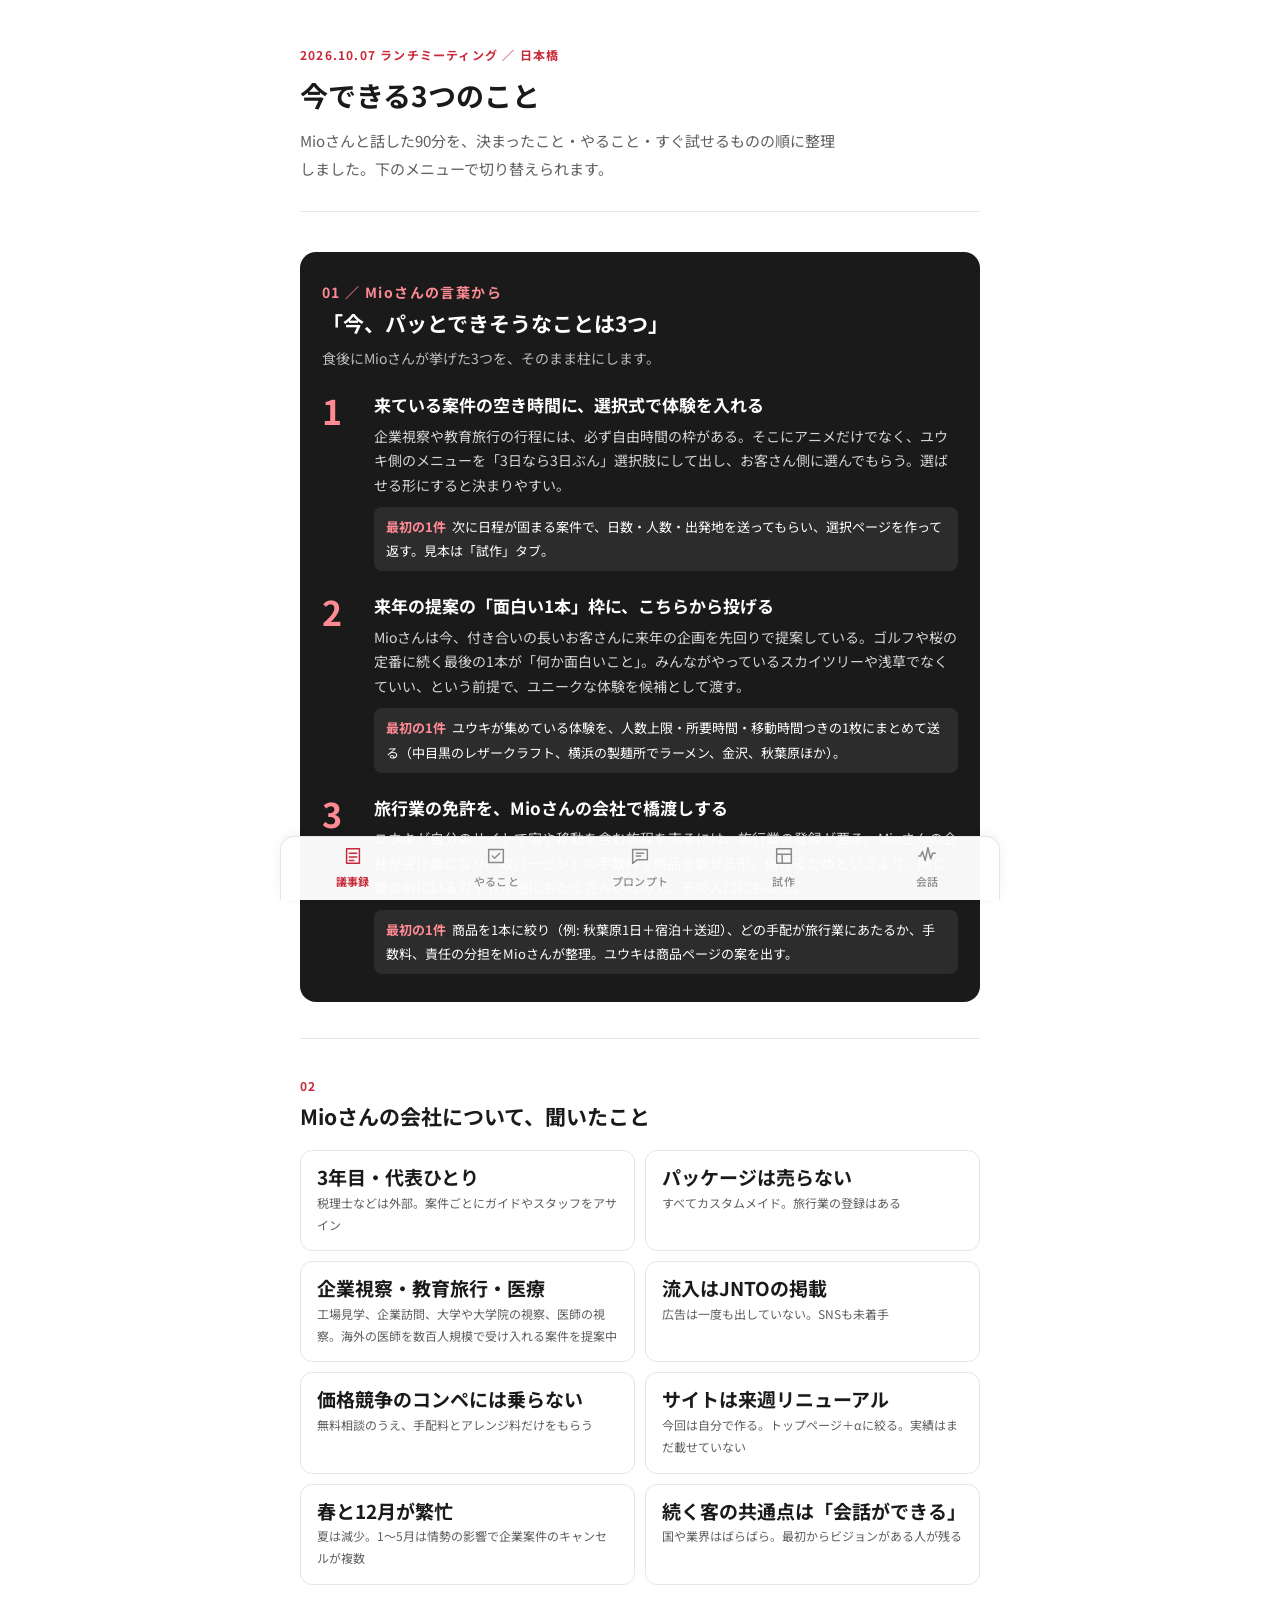
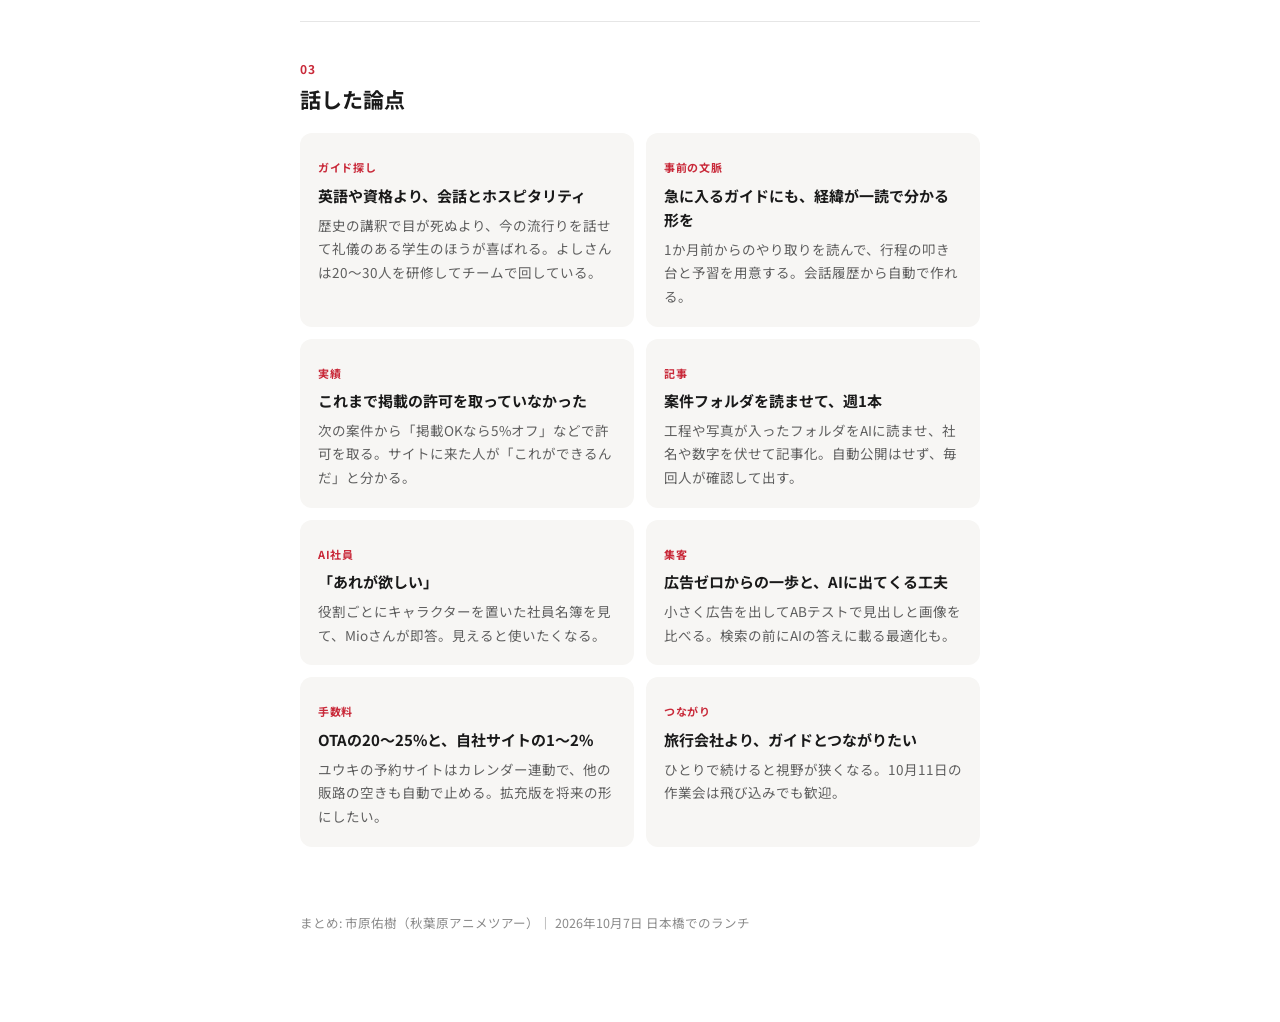
<file: kaigi/index.html>
<!doctype html>
<html lang="ja">
<head>
<meta charset="utf-8">
<meta name="viewport" content="width=device-width,initial-scale=1,viewport-fit=cover">
<meta name="robots" content="noindex,nofollow">
<title>今できる3つのこと</title>
<link rel="icon" href="data:image/svg+xml,<svg xmlns='http://www.w3.org/2000/svg' viewBox='0 0 100 100'><rect width='100' height='100' rx='22' fill='%23C92A3A'/><text x='50' y='68' font-size='54' text-anchor='middle' fill='white' font-family='sans-serif' font-weight='700'>3</text></svg>">
<link href="https://fonts.googleapis.com/css2?family=Noto+Sans+JP:wght@400;500;700&display=swap" rel="stylesheet">
<style>
:root{--ink:#1a1a1a;--sub:#5f5f5f;--mute:#8a8a8a;--line:#e6e6e6;--bg:#fff;--soft:#f7f6f4;--red:#C92A3A;--red-soft:#fbeeef;--tab-h:64px}
*{box-sizing:border-box;margin:0;padding:0}
html{scroll-padding-top:16px}
body{background:var(--bg);color:var(--ink);font-family:"Noto Sans JP",system-ui,sans-serif;font-size:16px;line-height:1.85;-webkit-font-smoothing:antialiased;line-break:strict;word-break:normal;overflow-wrap:break-word;padding-bottom:calc(var(--tab-h) + env(safe-area-inset-bottom) + 24px)}
.wrap{max-width:720px;margin:0 auto;padding:0 20px}
header{padding:44px 0 28px;border-bottom:1px solid var(--line)}
.eyebrow{font-size:12px;letter-spacing:.1em;color:var(--red);font-weight:700}
h1{font-size:28px;line-height:1.4;margin:10px 0 12px;font-weight:700;text-wrap:balance}
.lead{color:var(--sub);font-size:15px;max-width:36em}
.panel{display:none}
.panel.on{display:block}
section{padding:36px 0;border-bottom:1px solid var(--line)}
section:last-of-type{border-bottom:0}
.num{font-size:12px;color:var(--red);font-weight:700;letter-spacing:.1em}
h2{font-size:21px;line-height:1.5;margin:4px 0 18px;font-weight:700;text-wrap:balance}
h3{font-size:16px;font-weight:700;line-height:1.6}
p+p{margin-top:10px}
.band{background:var(--ink);color:#fff;border-radius:16px;padding:28px 22px;margin-top:4px}
.band h2{color:#fff;margin-bottom:6px}
.band .sub{color:#bdbdbd;font-size:14px;margin-bottom:22px}
.band ol{list-style:none;display:grid;gap:22px}
.band li{display:grid;grid-template-columns:40px 1fr;gap:12px;align-items:start}
.band .n{font-size:34px;font-weight:700;line-height:1;color:#ff8a94;letter-spacing:-.02em;margin-top:2px}
.band b{display:block;font-size:17px;line-height:1.5;margin-bottom:6px}
.band p{font-size:14px;color:#d6d6d6;line-height:1.75}
.band .first{margin-top:10px;font-size:13px;color:#fff;background:rgba(255,255,255,.08);border-radius:8px;padding:8px 12px}
.band .first span{color:#ff8a94;font-weight:700;margin-right:6px}
.facts{display:grid;grid-template-columns:1fr 1fr;gap:10px}
.fact{border:1px solid var(--line);border-radius:12px;padding:14px 16px}
.fact .v{font-size:19px;font-weight:700;line-height:1.3}
.fact .k{font-size:12px;color:var(--sub);margin-top:2px}
.cards{display:grid;grid-template-columns:1fr 1fr;gap:12px}
.card{background:var(--soft);border-radius:12px;padding:18px}
.card .tag{display:inline-block;font-size:11px;color:var(--red);font-weight:700;letter-spacing:.06em;margin-bottom:6px}
.card h3{font-size:15px;margin-bottom:6px}
.card p{font-size:13.5px;color:var(--sub);line-height:1.75}
.quotes{list-style:none;border-top:2px solid var(--ink)}
.quotes li{padding:16px 0;border-bottom:1px solid var(--line)}
.quotes q{quotes:"「" "」";font-size:16px;font-weight:700;line-height:1.6}
.quotes .who{font-size:12px;color:var(--red);font-weight:700;margin-top:4px;letter-spacing:.06em}
.todo h3{display:flex;align-items:center;gap:10px;margin:22px 0 10px;font-size:14px;color:var(--sub);letter-spacing:.06em}
.todo h3::after{content:"";flex:1;height:1px;background:var(--line)}
.todo ul{list-style:none}
.todo li{display:grid;grid-template-columns:22px 1fr;gap:10px;padding:10px 0;border-bottom:1px dashed var(--line);font-size:15px;align-items:start}
.todo li::before{content:"";width:18px;height:18px;border:1.5px solid #bbb;border-radius:5px;margin-top:6px}
.todo li small{display:block;color:var(--mute);font-size:12.5px;margin-top:2px}
.prompt{border:1px solid var(--line);border-radius:14px;padding:18px;margin-bottom:14px}
.prompt .use{font-size:12px;color:var(--red);font-weight:700;letter-spacing:.06em}
.prompt h3{margin:4px 0 10px}
.prompt pre{white-space:pre-wrap;font-family:inherit;font-size:14px;line-height:1.8;background:var(--soft);border-radius:10px;padding:14px;color:#333}
.prompt .row{display:flex;justify-content:space-between;align-items:center;gap:10px;margin-top:10px}
.prompt .row small{color:var(--mute);font-size:12px}
.copy{appearance:none;border:1px solid var(--ink);background:#fff;color:var(--ink);font:inherit;font-size:13px;font-weight:700;padding:7px 14px;border-radius:8px;cursor:pointer;white-space:nowrap;flex-shrink:0}
.copy.done{background:var(--ink);color:#fff}
.proto{border:1px solid var(--line);border-radius:16px;overflow:hidden;margin-bottom:16px}
.proto .img{aspect-ratio:16/9;background:var(--soft);display:grid;place-items:center;color:var(--mute);font-size:13px;overflow:hidden}
.proto .img img{width:100%;height:100%;object-fit:cover;object-position:top;display:block}
.proto .body{padding:18px}
.proto h3{margin-bottom:6px}
.proto p{font-size:14px;color:var(--sub)}
.btn{display:inline-block;margin-top:14px;background:var(--red);color:#fff;text-decoration:none;padding:11px 18px;border-radius:9px;font-size:14px;font-weight:700}
.btn.ghost{background:#fff;color:var(--ink);border:1px solid var(--ink)}
.go{color:var(--red);font-weight:700;text-decoration:none;border-bottom:1px solid currentColor;font-size:14px}
.go::after{content:" →"}
.book{display:grid;grid-template-columns:120px 1fr;gap:18px;align-items:start}
.cover{aspect-ratio:105/148;background:#f5efdf;border:1px solid #e6ddca;border-radius:3px;padding:8px;box-shadow:2px 3px 10px rgba(90,70,40,.15)}
.cover .in{height:100%;border:1px solid #b9a98e;outline:1px solid #b9a98e;outline-offset:-3px;display:flex;flex-direction:column;align-items:center;text-align:center;padding:10px 6px 0;font-family:"Hiragino Mincho ProN",serif}
.cover .lab{font-size:7px;letter-spacing:.4em;color:#8a7a5f;margin-bottom:8px}
.cover .orn{width:18px;height:18px;border-radius:50% 50% 50% 3px;background:var(--red);opacity:.85;margin-bottom:8px}
.cover .t{font-size:11px;font-weight:600;line-height:1.5;letter-spacing:.06em}
.cover .a{font-size:7.5px;margin-top:auto;padding-bottom:6px;letter-spacing:.1em}
.cover .bd{width:calc(100% + 16px);margin:0 -8px;background:var(--red);color:#fff;font-size:7px;display:flex;justify-content:space-between;padding:3px 8px}
.toc{list-style:none;margin-top:22px;border-top:2px solid var(--ink)}
.toc li{display:flex;justify-content:space-between;gap:12px;padding:9px 0;border-bottom:1px solid var(--line);font-size:14.5px}
.toc a{color:var(--ink);text-decoration:none}
.toc .t{color:var(--mute);font-variant-numeric:tabular-nums;font-size:13px;flex-shrink:0}
.note{background:var(--soft);border-radius:12px;padding:16px 18px;font-size:13.5px;color:var(--sub);line-height:1.8}
footer{padding:28px 0 0;color:var(--mute);font-size:12.5px}
nav.tabs{position:fixed;left:0;right:0;bottom:0;background:rgba(255,255,255,.96);backdrop-filter:saturate(180%) blur(12px);border-top:1px solid var(--line);padding-bottom:env(safe-area-inset-bottom);z-index:40}
nav.tabs ul{list-style:none;display:grid;grid-template-columns:repeat(5,1fr);max-width:720px;margin:0 auto;height:var(--tab-h)}
nav.tabs a{display:flex;flex-direction:column;align-items:center;justify-content:center;gap:4px;height:100%;color:var(--mute);text-decoration:none;font-size:11px;font-weight:500;letter-spacing:.02em}
nav.tabs a svg{width:22px;height:22px;stroke:currentColor;fill:none;stroke-width:1.6;stroke-linecap:round;stroke-linejoin:round}
nav.tabs a[aria-current]{color:var(--red);font-weight:700}
.sp{display:none}@media (max-width:600px){.sp{display:inline}h1{font-size:24px}.cards,.facts{grid-template-columns:1fr}.band{padding:24px 18px}.book{grid-template-columns:100px 1fr;gap:14px}}
@media (min-width:900px){nav.tabs{background:transparent;border-top:0;backdrop-filter:none}nav.tabs ul{background:rgba(255,255,255,.97);border:1px solid var(--line);border-bottom:0;border-radius:14px 14px 0 0;box-shadow:0 -2px 12px rgba(0,0,0,.05)}}
</style>
</head>
<body>
<div class="wrap">
<header>
  <p class="eyebrow">2026.10.07 ランチミーティング ／ 日本橋</p>
  <h1>今できる3つのこと</h1>
  <p class="lead">Mioさんと話した90分を、決まったこと・やること・すぐ試せるものの順に整理しました。下のメニューで切り替えられます。</p>
</header>

<!-- ===== 1 議事録 ===== -->
<div class="panel on" id="minutes">
<section>
  <div class="band">
    <p class="num" style="color:#ff8a94">01 ／ Mioさんの言葉から</p>
    <h2>「今、<br class="sp">パッとできそうなことは3つ」</h2>
    <p class="sub">食後にMioさんが挙げた3つを、そのまま柱にします。</p>
    <ol>
      <li><div class="n">1</div><div><b>来ている案件の空き時間に、選択式で体験を入れる</b><p>企業視察や教育旅行の行程には、必ず自由時間の枠がある。そこにアニメだけでなく、ユウキ側のメニューを「3日なら3日ぶん」選択肢にして出し、お客さん側に選んでもらう。選ばせる形にすると決まりやすい。</p><div class="first"><span>最初の1件</span>次に日程が固まる案件で、日数・人数・出発地を送ってもらい、選択ページを作って返す。見本は「試作」タブ。</div></div></li>
      <li><div class="n">2</div><div><b>来年の提案の「面白い1本」枠に、こちらから投げる</b><p>Mioさんは今、付き合いの長いお客さんに来年の企画を先回りで提案している。ゴルフや桜の定番に続く最後の1本が「何か面白いこと」。みんながやっているスカイツリーや浅草でなくていい、という前提で、ユニークな体験を候補として渡す。</p><div class="first"><span>最初の1件</span>ユウキが集めている体験を、人数上限・所要時間・移動時間つきの1枚にまとめて送る（中目黒のレザークラフト、横浜の製麺所でラーメン、金沢、秋葉原ほか）。</div></div></li>
      <li><div class="n">3</div><div><b>旅行業の免許を、Mioさんの会社で橋渡しする</b><p>ユウキが自分のサイトで宿や移動を含む旅程を売るには、旅行業の登録が要る。Mioさんの会社が受け皿になり、数パーセントの手数料で商品を載せる形。儲けるためというより、同じ壁の前にいるガイドが他にもたくさんいるので、その入口にもなる。</p><div class="first"><span>最初の1件</span>商品を1本に絞り（例: 秋葉原1日＋宿泊＋送迎）、どの手配が旅行業にあたるか、手数料、責任の分担をMioさんが整理。ユウキは商品ページの案を出す。</div></div></li>
    </ol>
  </div>
</section>

<section>
  <p class="num">02</p>
  <h2>Mioさんの会社について、聞いたこと</h2>
  <div class="facts">
    <div class="fact"><div class="v">3年目・代表ひとり</div><div class="k">税理士などは外部。案件ごとにガイドやスタッフをアサイン</div></div>
    <div class="fact"><div class="v">パッケージは売らない</div><div class="k">すべてカスタムメイド。旅行業の登録はある</div></div>
    <div class="fact"><div class="v">企業視察・教育旅行・医療</div><div class="k">工場見学、企業訪問、大学や大学院の視察、医師の視察。海外の医師を数百人規模で受け入れる案件を提案中</div></div>
    <div class="fact"><div class="v">流入はJNTOの掲載</div><div class="k">広告は一度も出していない。SNSも未着手</div></div>
    <div class="fact"><div class="v">価格競争のコンペには乗らない</div><div class="k">無料相談のうえ、手配料とアレンジ料だけをもらう</div></div>
    <div class="fact"><div class="v">サイトは来週リニューアル</div><div class="k">今回は自分で作る。トップページ＋αに絞る。実績はまだ載せていない</div></div>
    <div class="fact"><div class="v">春と12月が繁忙</div><div class="k">夏は減少。1〜5月は情勢の影響で企業案件のキャンセルが複数</div></div>
    <div class="fact"><div class="v">続く客の共通点は「会話ができる」</div><div class="k">国や業界はばらばら。最初からビジョンがある人が残る</div></div>
  </div>
</section>

<section>
  <p class="num">03</p>
  <h2>話した論点</h2>
  <div class="cards">
    <div class="card"><span class="tag">ガイド探し</span><h3>英語や資格より、会話とホスピタリティ</h3><p>歴史の講釈で目が死ぬより、今の流行りを話せて礼儀のある学生のほうが喜ばれる。よしさんは20〜30人を研修してチームで回している。</p></div>
    <div class="card"><span class="tag">事前の文脈</span><h3>急に入るガイドにも、経緯が一読で分かる形を</h3><p>1か月前からのやり取りを読んで、行程の叩き台と予習を用意する。会話履歴から自動で作れる。</p></div>
    <div class="card"><span class="tag">実績</span><h3>これまで掲載の許可を取っていなかった</h3><p>次の案件から「掲載OKなら5%オフ」などで許可を取る。サイトに来た人が「これができるんだ」と分かる。</p></div>
    <div class="card"><span class="tag">記事</span><h3>案件フォルダを読ませて、週1本</h3><p>工程や写真が入ったフォルダをAIに読ませ、社名や数字を伏せて記事化。自動公開はせず、毎回人が確認して出す。</p></div>
    <div class="card"><span class="tag">AI社員</span><h3>「あれが欲しい」</h3><p>役割ごとにキャラクターを置いた社員名簿を見て、Mioさんが即答。見えると使いたくなる。</p></div>
    <div class="card"><span class="tag">集客</span><h3>広告ゼロからの一歩と、AIに出てくる工夫</h3><p>小さく広告を出してABテストで見出しと画像を比べる。検索の前にAIの答えに載る最適化も。</p></div>
    <div class="card"><span class="tag">手数料</span><h3>OTAの20〜25%と、自社サイトの1〜2%</h3><p>ユウキの予約サイトはカレンダー連動で、他の販路の空きも自動で止める。拡充版を将来の形にしたい。</p></div>
    <div class="card"><span class="tag">つながり</span><h3>旅行会社より、ガイドとつながりたい</h3><p>ひとりで続けると視野が狭くなる。10月11日の作業会は飛び込みでも歓迎。</p></div>
  </div>
</section>

</div>

<!-- ===== 2 やること ===== -->
<div class="panel" id="todo">
<section class="todo">
  <p class="num">TODO</p>
  <h2>やること</h2>
  <p class="lead">3つの柱を、最初の1件まで進めるための分担です。</p>
  <h3>Mioさん</h3>
  <ul>
    <li><div>次に日程が固まる案件の「日数・人数・出発地・自由時間の枠」を送る<small>柱1の最初の1件。これで選択ページを作ります</small></div></li>
    <li><div>来年の提案に入れたい「面白い1本」の条件を1行で<small>人数・予算感・時期。柱2の候補を絞るため</small></div></li>
    <li><div>旅行業の受け皿にする場合の手数料と責任の範囲を考える<small>柱3。うちの会社が儲けたいわけではない、と話していた前提で</small></div></li>
    <li><div>次の案件から、実績掲載の許可を取る<small>割引やロゴ掲載との交換でもよい</small></div></li>
    <li><div>リニューアル後のサイトのURLを送る<small>記事の自動化や実績欄の置き方を見て提案します</small></div></li>
    <li><div>10月11日（日）11:00〜15:00の作業会に、来られれば<small>住吉。飛び込みで大丈夫。ガイドが多く集まります</small></div></li>
  </ul>
  <h3>ユウキ</h3>
  <ul>
    <li><div>空き時間の選択ページを、実案件の日程で作る<small>見本は「試作」タブ。日程をもらってから数日で</small></div></li>
    <li><div>ユニーク体験リストを1枚にまとめて送る<small>中目黒のレザークラフト、横浜の製麺所でラーメン、金沢、秋葉原、渋谷・原宿、池袋・中野。人数上限、所要時間、移動時間、写真つき → <a href="../taiken/">体験リスト（19本）</a>／ゲストがスマホで選ぶ英語版 → <a href="../guest/b/">What do you want to do?</a></small></div></li>
    <li><div>免許の橋渡しに載せる商品案を1本つくる<small>秋葉原1日＋宿泊＋送迎のような形で、どこが旅行業にあたるかを明記</small></div></li>
    <li><div>Mioさん用のAI社員の入口を作って送る<small>役割を3つに絞った名簿型。まず触ってもらう → <a href="../ai-shain/">作り方のページ</a></small></div></li>
    <li><div>今日の会話の読み物を共有する<small>「会話」タブ。発言の時刻を押すと音声が流れます</small></div></li>
  </ul>
  <h3>ふたりで</h3>
  <ul>
    <li><div>最初の1件が決まったら、30分のオンラインで行程を合わせる</div></li>
    <li><div>忘年会（SusHi Techのメンバーと）<small>10月30日はユウキが帰省中のため別日で</small></div></li>
  </ul>
</section>
</div>

<!-- ===== 3 プロンプト ===== -->
<div class="panel" id="prompts">
<section>
  <p class="num">PROMPTS</p>
  <h2>そのまま貼って使えるプロンプト</h2>
  <p class="lead">今日話した「AIにやらせたいこと」を、ChatGPTにもClaudeにも貼れる形にしました。○○の部分だけ書き換えてください。</p>
</section>
<section>
  <div class="prompt">
    <span class="use">案件フォルダ → 記事を1本</span>
    <h3>週1本の記事を、AIに下書きさせる</h3>
    <pre id="p1">あなたは私の会社の広報担当です。私の会社は、海外の企業や学校が日本で行う視察・研修・教育旅行を手配しています。
これから渡す資料（工程表、写真の説明、やり取りのメモ）を読んで、同じような旅を考えている人が読みたくなる記事を1本書いてください。
条件
・社名、人名、金額は書かない
・見出し1つと本文800字
・最後は「こういう旅を手配できます」で締める
・公開前に私が確認します。確認したい点があれば、記事の後に箇条書きで</pre>
    <div class="row"><small>資料はフォルダの中身を貼るか、ファイルを添付</small><button class="copy" data-for="p1">コピー</button></div>
  </div>
  <div class="prompt">
    <span class="use">ガイド探し</span>
    <h3>「会話ができる人」を見抜く面接の質問</h3>
    <pre id="p2">私は海外の企業や学校の日本視察を手配する会社の代表です。案件ごとにガイドやアテンドをお願いする人を面接します。
英語力や資格の有無ではなく、「お客さんと会話ができるか」「ホスピタリティがあるか」「段取りを理解して動けるか」を見抜く質問を10個作ってください。
それぞれの質問に、良い答えの例と、注意したい答えの例を1行ずつ添えてください。</pre>
    <div class="row"><small>学生にも社会人にも使える形で出ます</small><button class="copy" data-for="p2">コピー</button></div>
  </div>
  <div class="prompt">
    <span class="use">実績</span>
    <h3>掲載の許可をお願いするメール</h3>
    <pre id="p3">過去に日本視察を手配した企業のお客様に、実績としてサイトに掲載する許可をお願いするメールを、日本語と英語で書いてください。
お願いする内容は、社名（またはロゴ）の掲載と、1行のコメントです。
断りやすい一文を入れてください。丁寧に、ただし短く。件名も付けてください。</pre>
    <div class="row"><small>割引と交換にする場合は、その条件を1行足す</small><button class="copy" data-for="p3">コピー</button></div>
  </div>
  <div class="prompt">
    <span class="use">来年の提案</span>
    <h3>「面白い1本」の候補を出させる</h3>
    <pre id="p4">海外の企業グループ向けに来年の日本滞在を提案します。ゴルフや桜といった定番の企画に続く最後の1本として、「日本でしかできない体験」を3案出してください。
条件
・人数は○○名以下
・半日で終わる
・東京から1時間以内
・時期は○月
各案に、なぜこの会社に刺さるかを1行で添えてください。</pre>
    <div class="row"><small>ユウキからの体験リストを貼ると、そこから選んで組みます</small><button class="copy" data-for="p4">コピー</button></div>
  </div>
  <div class="prompt">
    <span class="use">AI社員</span>
    <h3>自分の「手配担当」を1人つくる</h3>
    <pre id="p5">あなたは私の会社の「手配担当の社員」です。名前は○○。
私の仕事は、海外の企業や学校の日本視察・研修・教育旅行の手配です。
これから私が案件の話をしたら、毎回この3つを返してください。
1. 工程の叩き台（日ごと・時間つき）
2. 必要な手配のリスト（交通、宿、訪問先、ガイド、食事）
3. 私に確認したい質問
口調は丁寧で短く。分からないことは推測せずに質問してください。</pre>
    <div class="row"><small>名前を付けると続けやすい、と今日話した形です</small><button class="copy" data-for="p5">コピー</button></div>
    <a class="go" style="display:inline-block;margin-top:12px" href="../ai-shain/">名前・性格を選んで自分好みに作る</a>
  </div>
</section>
</div>

<!-- ===== 4 試作 ===== -->
<div class="panel" id="proto">
<section>
  <p class="num">PROTOTYPE</p>
  <h2>すぐ触れる試作</h2>
  <p class="lead">柱1「空き時間に選択式で体験を入れる」を、実際にゲストへ出したコースで組みました。スマホで開いて、各枠からひとつ選んでみてください。</p>
</section>
<section>
  <div class="proto">
    <div class="img"><img src="../img/c4.jpg" alt="昼の秋葉原・中央通り" width="960" height="640"></div>
    <div class="body">
      <span class="num">見本 ／ 3日間の視察プログラム</span>
      <h3>空き時間の過ごし方を選ぶ</h3>
      <p>5つの枠に、いま催行中のツアー（秋葉原、中目黒のレザークラフト、横浜のラーメン、新宿の居酒屋、東京湾のボート、金沢など）と、ゲストへ実際に出したコースを並べました。カードの下から元の掲載ページへ飛べます。選んだ内容は最後にまとめてコピーできます。</p>
      <a class="btn" href="../proto/">見本を開く</a>
    </div>
  </div>
  <div class="proto">
    <div class="img"><img src="../img/s-course.jpg" alt="モデルコース棚の画面" width="1000" height="625"></div>
    <div class="body">
      <span class="num">実物 ／ ユウキが個人のお客さんに使っているもの</span>
      <h3>モデルコース棚</h3>
      <p>これまでにお客さんへ出した選択ページの全コース。12ページ・28コース。上の見本の9本もここから選びました。ランチで見せた「A・B・Cから選ぶ」型の元になっています。</p>
      <a class="btn ghost" href="https://yukitchy.github.io/course-picker/" target="_blank" rel="noopener">棚を見る</a>
    </div>
  </div>
  <div class="note"><b>次に作るもの。</b>実案件の日程での選択ページ、ユニーク体験リスト（1枚）、Mioさん用のAI社員の入口。どれも「やること」タブの順に進めます。</div>
</section>
</div>

<!-- ===== 5 会話 ===== -->
<div class="panel" id="talk">
<section>
  <p class="num">RECORD</p>
  <h2>会話の記録</h2>
  <p class="lead">ランチの会話を、発言ごとに時刻つきで読める形にしました。時刻を押すとその場所から音声が流れます。</p>
</section>
<section>
  <div class="book">
    <div class="cover"><div class="in"><div class="lab">よみもの文庫</div><div class="orn"></div><div class="t">今、パッと<br>できそうな<br>ことは3つ</div><div class="a">ユウキ × Mioさん</div><div class="bd"><span>よ-6-1</span><span>2026.10.7</span></div></div></div>
    <div>
      <h3>今、パッとできそうなことは3つ</h3>
      <p style="font-size:14px;color:var(--sub);margin-top:4px">全30章・80分・音源つき。章の時刻を押すと、その場面から読めて聞けます。</p>
      <a class="btn" href="https://yomimono.pages.dev/b/d7479e5f3c/" target="_blank" rel="noopener">読み物を開く</a>
    </div>
  </div>
  <ul class="toc"><li><a href="https://yomimono.pages.dev/b/d7479e5f3c/#t=65" target="_blank" rel="noopener">1. ご無沙汰の再会と、ランチ録音の種明かし</a><span class="t">1:05</span></li><li><a href="https://yomimono.pages.dev/b/d7479e5f3c/#t=195" target="_blank" rel="noopener">2. 半年前に始めたAIと、作業会のきっかけ</a><span class="t">3:15</span></li><li><a href="https://yomimono.pages.dev/b/d7479e5f3c/#t=283" target="_blank" rel="noopener">3. 写真を選んで投稿まで、AI社員の仕組み</a><span class="t">4:43</span></li><li><a href="https://yomimono.pages.dev/b/d7479e5f3c/#t=430" target="_blank" rel="noopener">4. トリガーを決めれば勝手に動く、非エンジニアのバイブコーディング</a><span class="t">7:10</span></li><li><a href="https://yomimono.pages.dev/b/d7479e5f3c/#t=527" target="_blank" rel="noopener">5. 民泊オーナーの推し新聞、ハネムーンのツアーページ</a><span class="t">8:47</span></li><li><a href="https://yomimono.pages.dev/b/d7479e5f3c/#t=701" target="_blank" rel="noopener">6. 銀座ツアーの写真ページと、手でやっていた1年前</a><span class="t">11:41</span></li><li><a href="https://yomimono.pages.dev/b/d7479e5f3c/#t=842" target="_blank" rel="noopener">7. 番組12個のPodcastと、スコアなファン</a><span class="t">14:02</span></li><li><a href="https://yomimono.pages.dev/b/d7479e5f3c/#t=970" target="_blank" rel="noopener">8. 「うちの会社だったら」を知るための質問</a><span class="t">16:10</span></li><li><a href="https://yomimono.pages.dev/b/d7479e5f3c/#t=1127" target="_blank" rel="noopener">9. 旅行会社とも違う、パッケージを売らない仕事</a><span class="t">18:47</span></li><li><a href="https://yomimono.pages.dev/b/d7479e5f3c/#t=1201" target="_blank" rel="noopener">10. パッケージは売らない旅行会社</a><span class="t">20:01</span></li><li><a href="https://yomimono.pages.dev/b/d7479e5f3c/#t=1337" target="_blank" rel="noopener">11. 工程の空き時間にアニメを入れる</a><span class="t">22:17</span></li><li><a href="https://yomimono.pages.dev/b/d7479e5f3c/#t=1478" target="_blank" rel="noopener">12. AIで作るコース選択ページ</a><span class="t">24:38</span></li><li><a href="https://yomimono.pages.dev/b/d7479e5f3c/#t=1591" target="_blank" rel="noopener">13. ガイドは人がすべて</a><span class="t">26:31</span></li><li><a href="https://yomimono.pages.dev/b/d7479e5f3c/#t=1809" target="_blank" rel="noopener">14. 予約が入ったらアサインも自動に</a><span class="t">30:09</span></li><li><a href="https://yomimono.pages.dev/b/d7479e5f3c/#t=2033" target="_blank" rel="noopener">15. 上流で受けるか、直接予約か</a><span class="t">33:53</span></li><li><a href="https://yomimono.pages.dev/b/d7479e5f3c/#t=2198" target="_blank" rel="noopener">16. 自作の予約サイトとレッスンツール</a><span class="t">36:38</span></li><li><a href="https://yomimono.pages.dev/b/d7479e5f3c/#t=2443" target="_blank" rel="noopener">17. 寝ている間に増える日本語教材</a><span class="t">40:43</span></li><li><a href="https://yomimono.pages.dev/b/d7479e5f3c/#t=2543" target="_blank" rel="noopener">18. 旅行業の免許と、ユウキさんのブランド</a><span class="t">42:23</span></li><li><a href="https://yomimono.pages.dev/b/d7479e5f3c/#t=2666" target="_blank" rel="noopener">19. サイトは業者より、AIに作らせる</a><span class="t">44:26</span></li><li><a href="https://yomimono.pages.dev/b/d7479e5f3c/#t=2763" target="_blank" rel="noopener">20. ひとり会社と、増やしたい毎月のお客さん</a><span class="t">46:03</span></li><li><a href="https://yomimono.pages.dev/b/d7479e5f3c/#t=2936" target="_blank" rel="noopener">21. 広告もコンペも、相手を選ぶ</a><span class="t">48:56</span></li><li><a href="https://yomimono.pages.dev/b/d7479e5f3c/#t=3129" target="_blank" rel="noopener">22. ABテストで勝つ文言を残す</a><span class="t">52:09</span></li><li><a href="https://yomimono.pages.dev/b/d7479e5f3c/#t=3213" target="_blank" rel="noopener">23. 作業会、ガイドとのつながり、取材された話</a><span class="t">53:33</span></li><li><a href="https://yomimono.pages.dev/b/d7479e5f3c/#t=3464" target="_blank" rel="noopener">24. 個人に届くのは、見ている場所に載ったから</a><span class="t">57:44</span></li><li><a href="https://yomimono.pages.dev/b/d7479e5f3c/#t=3600" target="_blank" rel="noopener">25. 分散と実績の見せ方</a><span class="t">1:00:00</span></li><li><a href="https://yomimono.pages.dev/b/d7479e5f3c/#t=3820" target="_blank" rel="noopener">26. 実績が見えないサイトとリニューアル</a><span class="t">1:03:40</span></li><li><a href="https://yomimono.pages.dev/b/d7479e5f3c/#t=3931" target="_blank" rel="noopener">27. 案件フォルダーから記事を出す</a><span class="t">1:05:31</span></li><li><a href="https://yomimono.pages.dev/b/d7479e5f3c/#t=4140" target="_blank" rel="noopener">28. 今、パッとできそうなことは3つ</a><span class="t">1:09:00</span></li><li><a href="https://yomimono.pages.dev/b/d7479e5f3c/#t=4362" target="_blank" rel="noopener">29. レザークラフト体験と中目黒のラジオ</a><span class="t">1:12:42</span></li><li><a href="https://yomimono.pages.dev/b/d7479e5f3c/#t=4510" target="_blank" rel="noopener">30. ラーメン、エリア、九州、金沢</a><span class="t">1:15:10</span></li></ul>
  <div class="note" style="margin-top:18px">胸につけたレコーダーの長回し（80分）とiPhoneのボイスメモの2つを文字起こしし、突き合わせて整えています。会社名とクライアント名は伏せました。数字は本人の発言のままです。</div>
</section>
</div>

<footer>まとめ: 市原佑樹（秋葉原アニメツアー）｜ 2026年10月7日 日本橋でのランチ</footer>
</div>

<nav class="tabs" aria-label="ページ内メニュー">
<ul>
  <li><a href="#minutes" data-tab="minutes"><svg viewBox="0 0 24 24"><path d="M5 4h14v16H5z"/><path d="M8 9h8M8 13h8M8 17h5"/></svg>議事録</a></li>
  <li><a href="#todo" data-tab="todo"><svg viewBox="0 0 24 24"><path d="M4 5h16v14H4z"/><path d="m8 12 2.5 2.5L16 9"/></svg>やること</a></li>
  <li><a href="#prompts" data-tab="prompts"><svg viewBox="0 0 24 24"><path d="M4 5h16v11H9l-5 4z"/><path d="M8 9h8M8 12h5"/></svg>プロンプト</a></li>
  <li><a href="#proto" data-tab="proto"><svg viewBox="0 0 24 24"><path d="M4 4h16v16H4z"/><path d="M4 10h16M10 10v10"/></svg>試作</a></li>
  <li><a href="#talk" data-tab="talk"><svg viewBox="0 0 24 24"><path d="M3 12h2l2-5 3 10 3-14 3 12 2-6h3"/></svg>会話</a></li>
</ul>
</nav>

<script>
const panels=[...document.querySelectorAll('.panel')],links=[...document.querySelectorAll('nav.tabs a')];
function show(id,push){
  if(!document.getElementById(id))id='minutes';
  panels.forEach(p=>p.classList.toggle('on',p.id===id));
  links.forEach(a=>{a.dataset.tab===id?a.setAttribute('aria-current','page'):a.removeAttribute('aria-current')});
  window.scrollTo({top:0});
  if(push&&location.hash!=='#'+id)history.replaceState(null,'','#'+id);
}
links.forEach(a=>a.addEventListener('click',e=>{e.preventDefault();show(a.dataset.tab,true)}));
window.addEventListener('hashchange',()=>show(location.hash.slice(1)||'minutes'));
show(location.hash.slice(1)||'minutes');
document.querySelectorAll('.copy').forEach(b=>b.addEventListener('click',async()=>{
  const t=document.getElementById(b.dataset.for).textContent;
  try{await navigator.clipboard.writeText(t)}catch(e){const r=document.createRange();r.selectNodeContents(document.getElementById(b.dataset.for));getSelection().removeAllRanges();getSelection().addRange(r)}
  b.textContent='コピーしました';b.classList.add('done');setTimeout(()=>{b.textContent='コピー';b.classList.remove('done')},1600);
}));
</script>
</body>
</html>
</file>
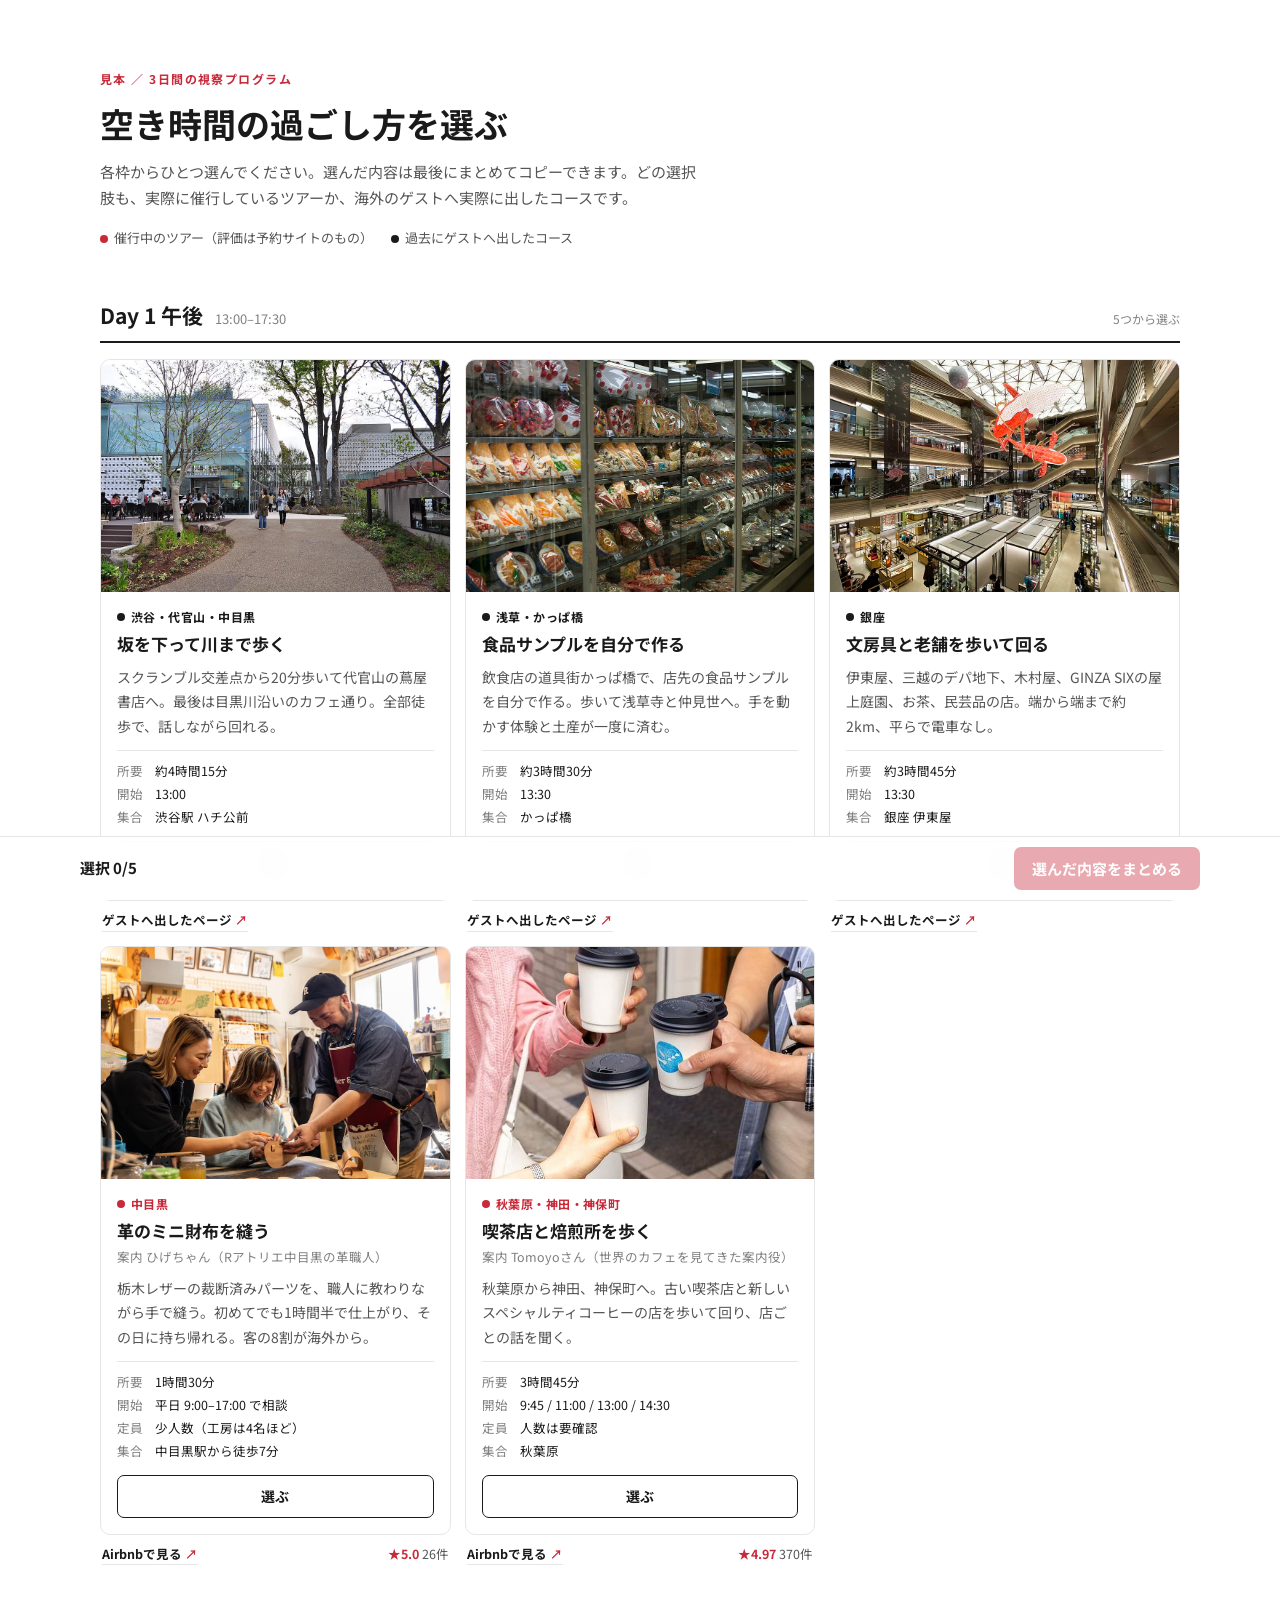
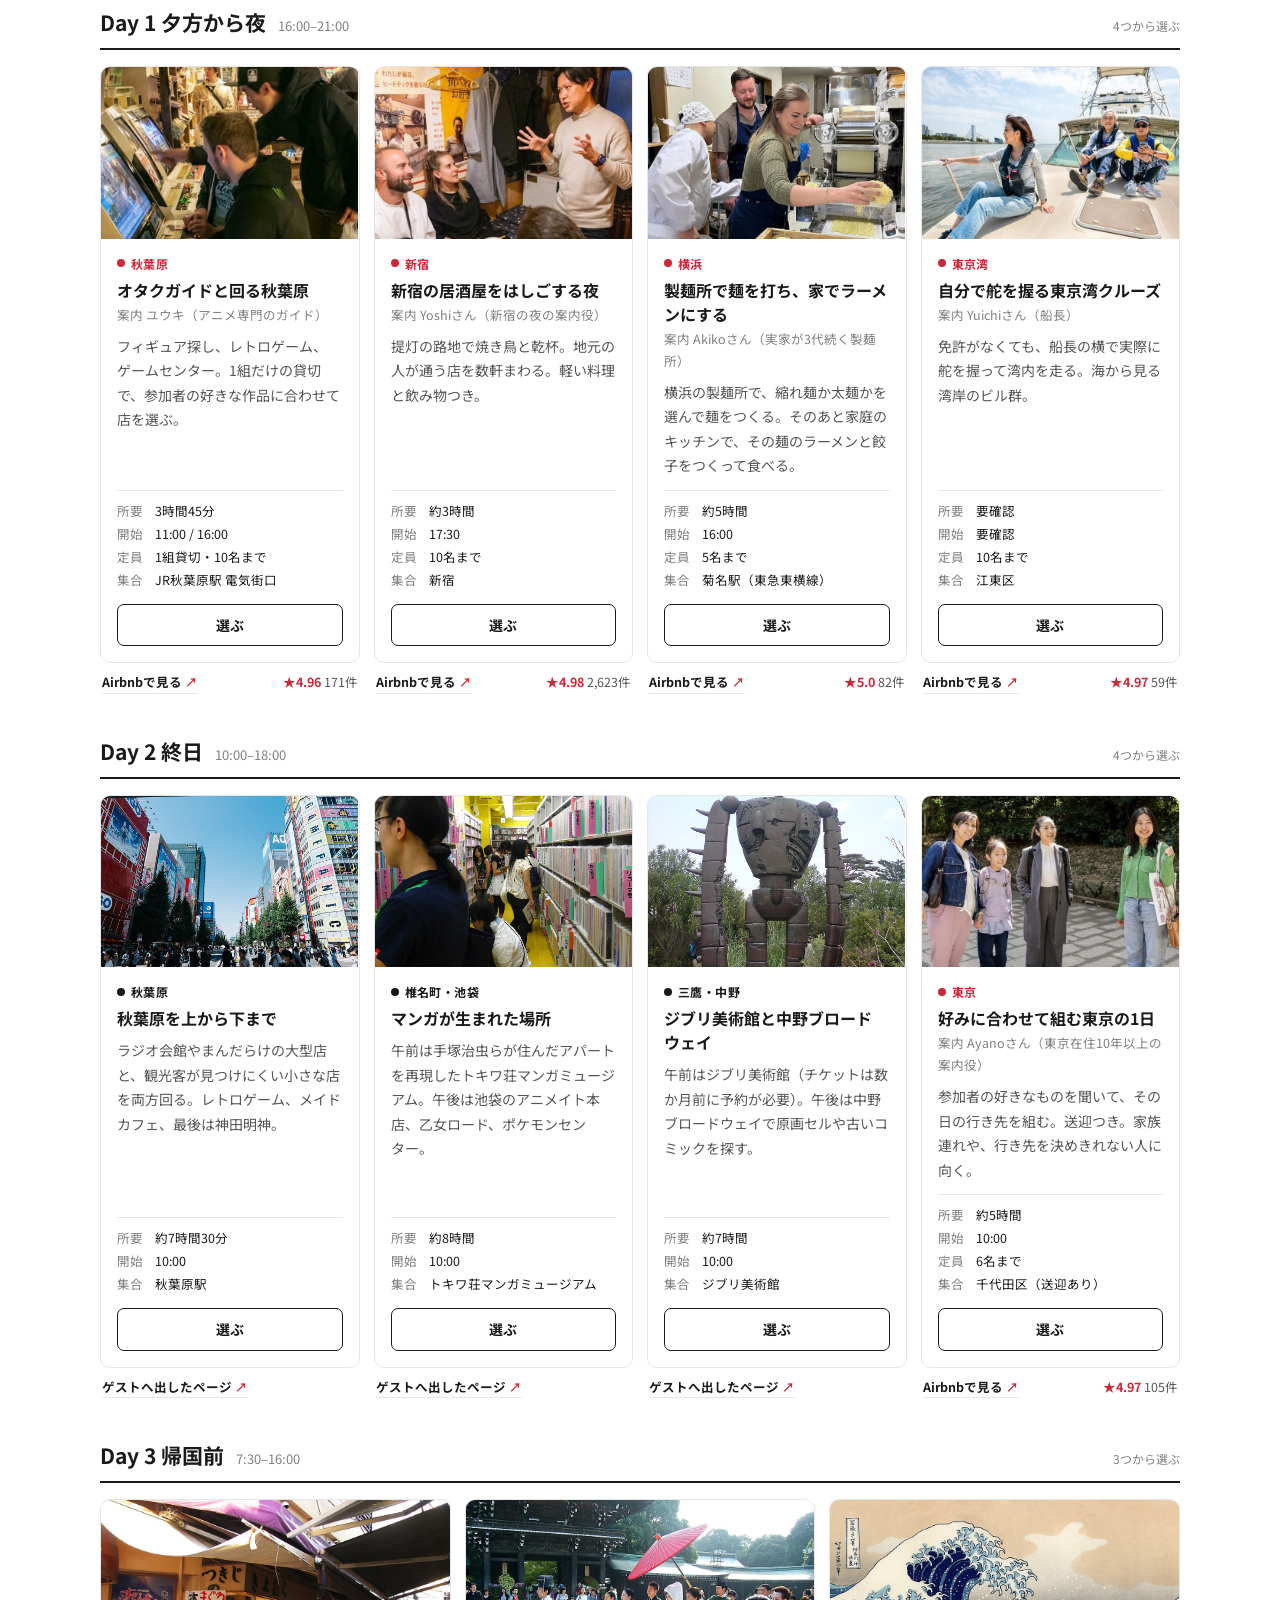
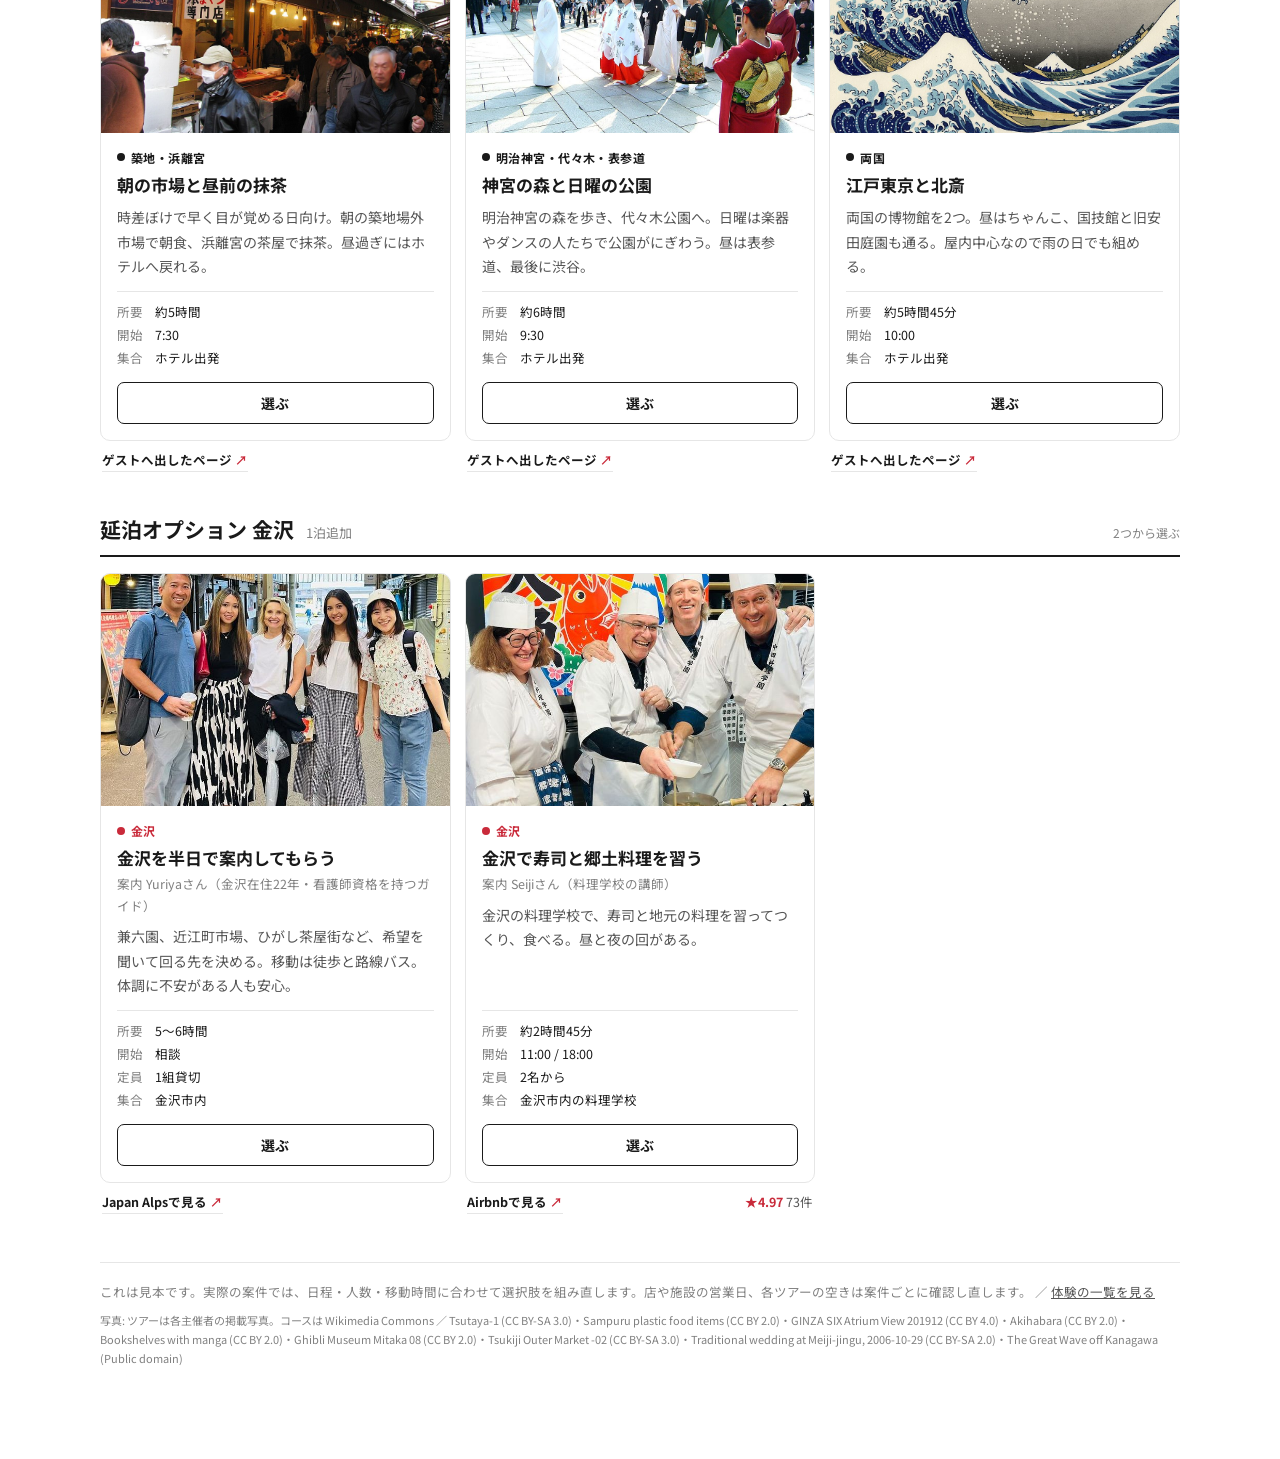
<file: proto/index.html>
<!doctype html>
<html lang="ja">
<head>
<meta charset="utf-8">
<meta name="viewport" content="width=device-width,initial-scale=1,viewport-fit=cover">
<meta name="robots" content="noindex,nofollow">
<title>空き時間の過ごし方を選ぶ</title>
<link rel="icon" href="data:image/svg+xml,%3Csvg xmlns='http://www.w3.org/2000/svg' viewBox='0 0 64 64'%3E%3Crect width='64' height='64' rx='14' fill='%23C92A3A'/%3E%3Ctext x='32' y='45' font-size='38' font-weight='700' text-anchor='middle' fill='%23fff' font-family='sans-serif'%3E選%3C/text%3E%3C/svg%3E">
<link rel="preconnect" href="https://fonts.googleapis.com">
<link href="https://fonts.googleapis.com/css2?family=Noto+Sans+JP:wght@400;500;700&display=swap" rel="stylesheet">
<style>
:root{--ink:#1a1a1a;--acc:#C92A3A;--acc-soft:#fbeeef;--sub:#555;--mute:#808080;--line:#e6e6e6;--soft:#f7f6f4}
*{box-sizing:border-box}
body{margin:0;background:#fff;color:var(--ink);font:400 15px/1.75 "Noto Sans JP",sans-serif;-webkit-font-smoothing:antialiased;line-break:strict;overflow-wrap:break-word;padding-bottom:calc(84px + env(safe-area-inset-bottom))}
h1,h2,h3{margin:0}
.wrap{max-width:1120px;margin:0 auto;padding:0 20px}
header{padding:40px 0 8px}
.eyebrow{font-size:12px;font-weight:700;letter-spacing:.12em;color:var(--acc)}
h1{font-size:28px;line-height:1.35;font-weight:700;margin-top:8px}
.intro{margin:12px 0 0;font-size:15px;color:var(--sub);max-width:40em}
.legend{display:flex;flex-wrap:wrap;gap:8px 18px;margin-top:16px;font-size:13px;color:var(--sub)}
.legend span{display:inline-flex;align-items:center;gap:6px}
.dot{width:8px;height:8px;border-radius:50%;background:var(--acc)}
.dot.c{background:var(--ink)}
.slot{padding-top:44px}
.slot-h{display:flex;align-items:baseline;gap:12px;flex-wrap:wrap;border-bottom:2px solid var(--ink);padding-bottom:10px}
.slot-h h2{font-size:21px;font-weight:700;line-height:1.3}
.slot-h .t{font-size:13px;color:var(--mute);font-variant-numeric:tabular-nums}
.slot-h .n{margin-left:auto;font-size:12px;color:var(--mute)}
.grid{display:grid;gap:14px;margin-top:16px;grid-template-columns:1fr}
.cw{display:flex;flex-direction:column}
.card{flex:1;display:flex;flex-direction:column;text-align:left;font:inherit;color:inherit;background:#fff;border:1.5px solid var(--line);border-radius:10px;padding:0;overflow:hidden;cursor:pointer;position:relative;transition:border-color .15s,box-shadow .15s}
.card:hover{border-color:#bdbdbd}
.card:focus-visible{outline:2px solid var(--ink);outline-offset:2px}
.card[aria-checked=true]{border-color:var(--acc);box-shadow:0 0 0 1.5px var(--acc)}
.ph{aspect-ratio:3/2;overflow:hidden;background:var(--soft)}
.ph img{width:100%;height:100%;object-fit:cover;display:block}
.chip{position:absolute;top:10px;left:10px;background:var(--acc);color:#fff;font-size:12px;font-weight:700;padding:2px 10px;border-radius:99px;display:none}
.card[aria-checked=true] .chip{display:block}
.body{display:flex;flex-direction:column;flex:1;padding:14px 16px 16px}
.lab{display:flex;align-items:center;gap:6px;font-size:12px;font-weight:700;color:var(--acc);letter-spacing:.04em}
.lab.c{color:var(--ink)}
.ttl{font-size:17px;font-weight:700;line-height:1.5;margin-top:4px}
.by{font-size:12.5px;color:var(--mute);margin-top:2px}
.dsc{font-size:14px;color:var(--sub);margin:8px 0 12px;line-height:1.75}
.spec{display:grid;grid-template-columns:auto 1fr;gap:3px 12px;margin:auto 0 14px;font-size:12.5px;line-height:1.6;padding-top:10px;border-top:1px solid var(--line)}
.spec dt{color:var(--mute)}
.spec dd{margin:0;font-variant-numeric:tabular-nums}
.tog{display:block;text-align:center;font-size:14px;font-weight:700;border:1px solid var(--ink);border-radius:7px;padding:8px 0;transition:background .15s,color .15s,border-color .15s}
.card[aria-checked=true] .tog{background:var(--acc);border-color:var(--acc);color:#fff}
.card[aria-checked=true] .tog::before{content:"選択中"}
.card[aria-checked=true] .tog span{display:none}
.src{display:flex;justify-content:space-between;gap:8px;margin-top:8px;padding:0 2px;font-size:12.5px}
.src a{color:var(--ink);font-weight:700;text-decoration:none;border-bottom:1px solid var(--line)}
.src a::after{content:" ↗";color:var(--acc)}
.src .rt{color:var(--sub);font-variant-numeric:tabular-nums;white-space:nowrap}
.src .rt b{color:var(--acc)}
footer{margin-top:48px;padding:18px 0 8px;border-top:1px solid var(--line);font-size:12.5px;color:var(--mute)}
footer a{color:var(--sub)}
.cr{margin:8px 0 0;font-size:11px;line-height:1.7}
.bar{position:fixed;left:0;right:0;bottom:0;background:rgba(255,255,255,.96);backdrop-filter:blur(10px);border-top:1px solid var(--line);padding:10px 20px calc(10px + env(safe-area-inset-bottom));z-index:5}
.bar .in{max-width:1120px;margin:0 auto;display:flex;align-items:center;justify-content:space-between;gap:12px}
.cnt{font-size:15px;font-weight:700;white-space:nowrap;font-variant-numeric:tabular-nums}
.btn{font:700 15px/1.4 "Noto Sans JP",sans-serif;background:var(--acc);color:#fff;border:0;border-radius:7px;padding:11px 18px;cursor:pointer}
.btn:disabled{opacity:.4;cursor:not-allowed}
.btn.ghost{background:#fff;color:var(--ink);border:1px solid var(--ink)}
.ov{position:fixed;inset:0;background:rgba(26,26,26,.5);display:none;align-items:flex-end;justify-content:center;z-index:10}
.ov.on{display:flex}
.pn{background:#fff;width:100%;max-width:560px;border-radius:12px 12px 0 0;padding:20px 18px calc(20px + env(safe-area-inset-bottom))}
.pn h3{font-size:18px}
.pn textarea{width:100%;height:200px;margin:12px 0;border:1px solid var(--line);border-radius:7px;padding:12px;font:400 14px/1.8 "Noto Sans JP",sans-serif;color:var(--ink);resize:none}
.row{display:flex;gap:8px;justify-content:flex-end}
@media(min-width:700px){.grid{grid-template-columns:repeat(2,1fr)}}
@media(min-width:1000px){.grid{grid-template-columns:repeat(3,1fr)}.grid.g4{grid-template-columns:repeat(4,1fr)}.grid.g4 .ttl{font-size:16px}h1{font-size:34px}header{padding-top:56px}.ov{align-items:center}.pn{border-radius:12px}}
@media(min-width:1000px) and (max-width:1100px){.grid.g4{grid-template-columns:repeat(2,1fr)}}
</style>
</head>
<body>
<div class="wrap">
<header>
<p class="eyebrow">見本 ／ 3日間の視察プログラム</p>
<h1>空き時間の過ごし方を選ぶ</h1>
<p class="intro">各枠からひとつ選んでください。選んだ内容は最後にまとめてコピーできます。どの選択肢も、実際に催行しているツアーか、海外のゲストへ実際に出したコースです。</p>
<div class="legend"><span><i class="dot"></i>催行中のツアー（評価は予約サイトのもの）</span><span><i class="dot c"></i>過去にゲストへ出したコース</span></div>
</header>
<main id="main"></main>
<footer>これは見本です。実際の案件では、日程・人数・移動時間に合わせて選択肢を組み直します。店や施設の営業日、各ツアーの空きは案件ごとに確認し直します。 ／ <a href="../taiken/">体験の一覧を見る</a>
<p class="cr">写真: ツアーは各主催者の掲載写真。コースは Wikimedia Commons ／ Tsutaya-1 (CC BY-SA 3.0)・Sampuru plastic food items (CC BY 2.0)・GINZA SIX Atrium View 201912 (CC BY 4.0)・Akihabara (CC BY 2.0)・Bookshelves with manga (CC BY 2.0)・Ghibli Museum Mitaka 08 (CC BY 2.0)・Tsukiji Outer Market -02 (CC BY-SA 3.0)・Traditional wedding at Meiji-jingu, 2006-10-29 (CC BY-SA 2.0)・The Great Wave off Kanagawa (Public domain)</p></footer>
</div>

<div class="bar"><div class="in"><span class="cnt" id="cnt">選択 0/5</span><button class="btn" id="sum" disabled>選んだ内容をまとめる</button></div></div>

<div class="ov" id="ov"><div class="pn" role="dialog" aria-label="選んだ内容">
<h3>選んだ内容</h3>
<textarea id="ta" readonly></textarea>
<div class="row"><button class="btn ghost" id="close">閉じる</button><button class="btn" id="copy">コピー</button></div>
</div></div>

<script src="../data/exp.js"></script>
<script>
const S=[
{n:"Day 1 午後",t:"13:00–17:30",o:["c-shibuya","c-kappabashi","c-ginza","leather","coffee"]},
{n:"Day 1 夕方から夜",t:"16:00–21:00",o:["akiba","izakaya","ramen","boat"]},
{n:"Day 2 終日",t:"10:00–18:00",o:["c-akiba","c-ikebukuro","c-ghibli","custom"]},
{n:"Day 3 帰国前",t:"7:30–16:00",o:["c-tsukiji","c-meiji","c-ryogoku"]},
{n:"延泊オプション 金沢",t:"1泊追加",o:["kanazawa","kzsushi"]}];
const E=window.EXP,pick=S.map(()=>null),$=id=>document.getElementById(id);
const esc=s=>String(s).replace(/[&<>"]/g,c=>({"&":"&amp;","<":"&lt;",">":"&gt;",'"':"&quot;"}[c]));
const spec=e=>[["所要",e.dur],["開始",e.start],[e.kind=="tour"?"定員":"集合",e.kind=="tour"?e.cap:e.meet],e.kind=="tour"?["集合",e.meet]:null].filter(Boolean).map(([k,v])=>`<dt>${k}</dt><dd>${esc(v)}</dd>`).join("");
const card=(e,i,j)=>`<div class="cw"><button type="button" class="card" role="radio" aria-checked="false" data-i="${i}" data-j="${j}">
<div class="ph"><img src="../img/${e.img}" alt=""></div><span class="chip">選択中</span>
<div class="body"><div class="lab${e.kind=="course"?" c":""}"><i class="dot${e.kind=="course"?" c":""}"></i>${esc(e.area)}</div>
<div class="ttl">${esc(e.title)}</div>${e.host?`<div class="by">案内 ${esc(e.host)}（${esc(e.hostNote)}）</div>`:""}
<div class="dsc">${esc(e.desc)}</div><dl class="spec">${spec(e)}</dl><span class="tog"><span>選ぶ</span></span></div></button>
<div class="src"><a href="${e.url}" target="_blank" rel="noopener">${e.kind=="tour"?esc(e.src)+"で見る":"ゲストへ出したページ"}</a>${e.rating?`<span class="rt"><b>★${e.rating}</b> ${e.reviews}件</span>`:""}</div></div>`;
$("main").innerHTML=S.map((s,i)=>`<section class="slot"><div class="slot-h"><h2>${s.n}</h2><span class="t">${s.t}</span><span class="n">${s.o.length}つから選ぶ</span></div><div class="grid${s.o.length%4==0?" g4":""}" role="radiogroup" aria-label="${s.n}">`+s.o.map((k,j)=>card(E[k],i,j)).join("")+`</div></section>`).join("");
function render(){document.querySelectorAll(".card").forEach(c=>c.setAttribute("aria-checked",pick[c.dataset.i]==+c.dataset.j));
const n=pick.filter(v=>v!==null).length;$("cnt").textContent=`選択 ${n}/${S.length}`;$("sum").disabled=n<1}
$("main").addEventListener("click",e=>{const c=e.target.closest(".card");if(!c)return;const i=+c.dataset.i,j=+c.dataset.j;pick[i]=pick[i]===j?null:j;render()});
$("sum").onclick=()=>{$("ta").value=S.map((s,i)=>{if(pick[i]===null)return `${s.n}（${s.t}）\n未選択`;const e=E[s.o[pick[i]]];return `${s.n}（${s.t}）\n${e.area}　${e.title}\n所要 ${e.dur} ／ 開始 ${e.start}`}).join("\n\n");$("ov").classList.add("on")};
$("close").onclick=()=>$("ov").classList.remove("on");
$("ov").onclick=e=>{if(e.target.id=="ov")$("ov").classList.remove("on")};
$("copy").onclick=async()=>{const t=$("ta");try{await navigator.clipboard.writeText(t.value)}catch(_){t.select();document.execCommand("copy")}$("copy").textContent="コピーしました";setTimeout(()=>$("copy").textContent="コピー",1500)};
render();
</script>
</body>
</html>
</file>
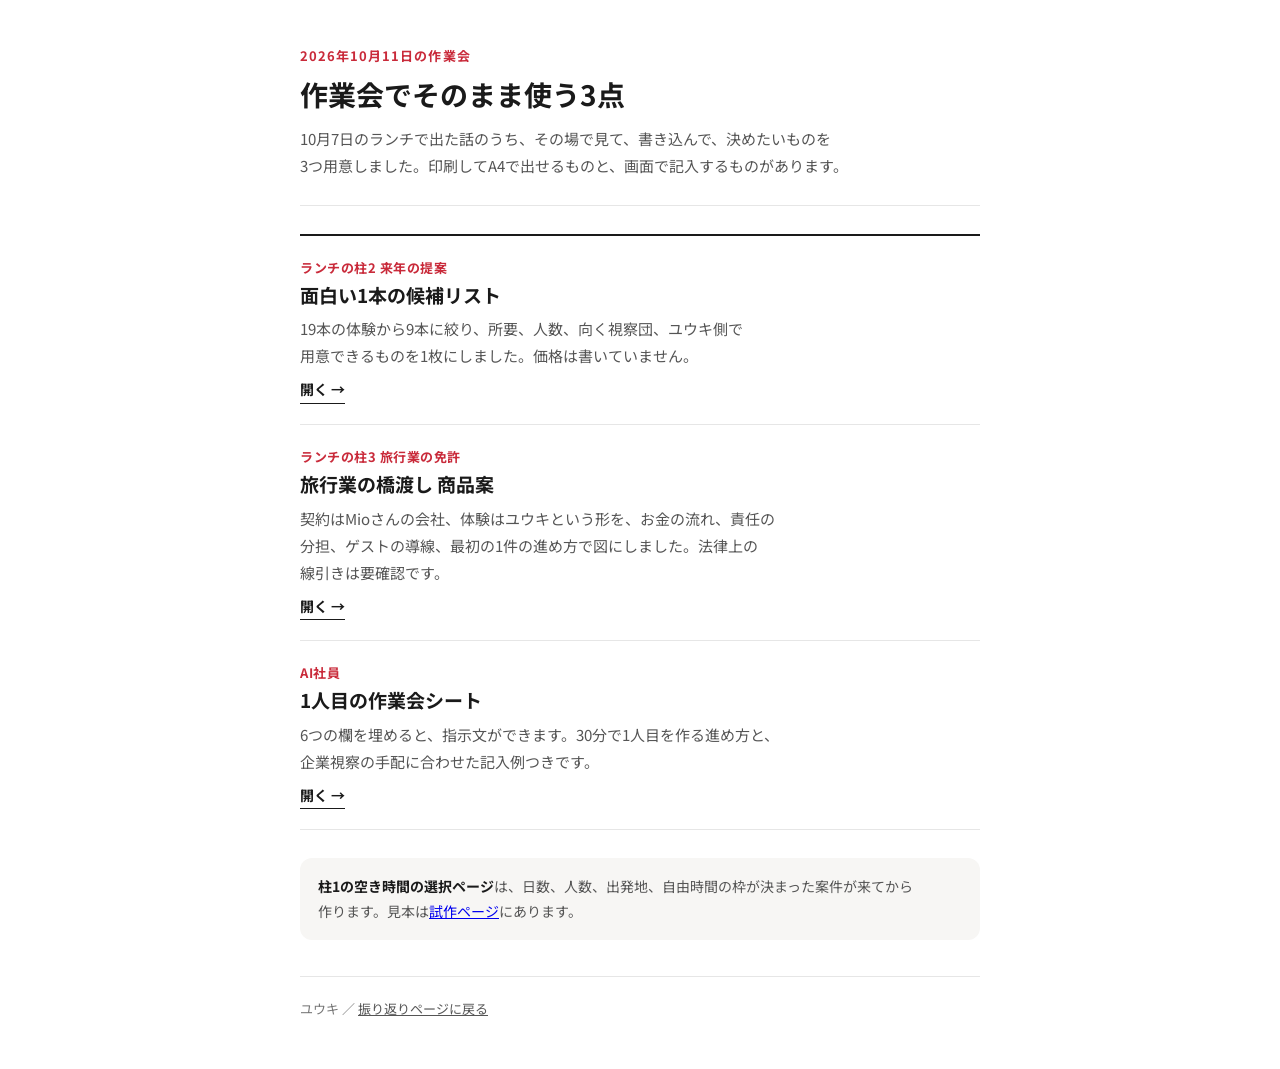
<file: sagyokai/index.html>
<!doctype html>
<html lang="ja">
<head>
<meta charset="utf-8">
<meta name="viewport" content="width=device-width,initial-scale=1,viewport-fit=cover">
<meta name="robots" content="noindex">
<title>作業会キット</title>
<link rel="icon" href="data:image/svg+xml,<svg xmlns='http://www.w3.org/2000/svg' viewBox='0 0 100 100'><rect width='100' height='100' rx='22' fill='%23C92A3A'/><text x='50' y='70' font-size='56' text-anchor='middle' fill='white' font-family='sans-serif' font-weight='700'>作</text></svg>">
<link href="https://fonts.googleapis.com/css2?family=Noto+Sans+JP:wght@400;500;700&display=swap" rel="stylesheet">
<link rel="stylesheet" href="s.css">
<style>
.wrap{max-width:720px}
.list{list-style:none;border-top:2px solid var(--ink);margin-top:28px}
.list li{border-bottom:1px solid var(--line)}
.list a{display:block;padding:20px 0;color:inherit;text-decoration:none}
.list .tag{font-size:13px;font-weight:700;color:var(--red);letter-spacing:.04em}
.list h2{margin:2px 0 6px}
.list p{font-size:15px;color:var(--sub);max-width:34em}
.list .go{display:inline-block;margin-top:8px;font-size:14px;font-weight:700;border-bottom:1px solid currentColor}
.list .go::after{content:" →"}
.list a:hover h2,.list a:focus-visible h2{text-decoration:underline}
.when{margin-top:28px}
</style>
</head>
<body>
<div class="wrap">
<header>
<p class="eyebrow">2026年10月11日の​作業会</p>
<h1>作業会で​そのまま​使う​3点</h1>
<p class="lead">10月7日の​ランチで​出た​話の​うち、​その​場で​見て、​書き込んで、​決めたい​ものを​3つ用意しました。​印刷して​A4で​出せる​ものと、​画面で​記入する​ものが​あります。</p>
</header>
<main>
<ul class="list">
<li><a href="unique/">
<p class="tag">ランチの​柱2 来年の​提案</p>
<h2>面白い​1本の​候補リスト</h2>
<p>19本の​体験から​9本に​絞り、​所要、​人数、​向く​視察団、​ユウキ側で​用意できる​ものを​1枚に​しました。​価格は​書いていません。</p>
<span class="go">開く</span>
</a></li>
<li><a href="menkyo/">
<p class="tag">ランチの​柱3 旅行業の​免許</p>
<h2>旅行業の​橋渡し 商品案</h2>
<p>契約は​Mioさんの​会社、​体験は​ユウキと​いう​形を、​お金の​流れ、​責任の​分担、​ゲストの​導線、​最初の​1件の​進め方で​図に​しました。​法律上の​線引きは​要確認です。</p>
<span class="go">開く</span>
</a></li>
<li><a href="ai-sheet/">
<p class="tag">AI社員</p>
<h2>1人目の​作業会シート</h2>
<p>6つの​欄を​埋めると、​指示文が​できます。​30分で​1人目を​作る​進め方と、​企業視察の​手配に​合わせた​記入例つきです。</p>
<span class="go">開く</span>
</a></li>
</ul>
<p class="note when"><b>柱1の​空き時間の​選択ページ</b>は、​日数、​人数、​出発地、​自由時間の​枠が​決まった​案件が​来てから​作ります。​見本は<a href="../proto/">​試作ページ</a>に​あります。</p>
</main>
<footer>ユウキ ／ <a href="../kaigi/">振り返りページに​戻る</a></footer>
</div>
</body>
</html>
</file>
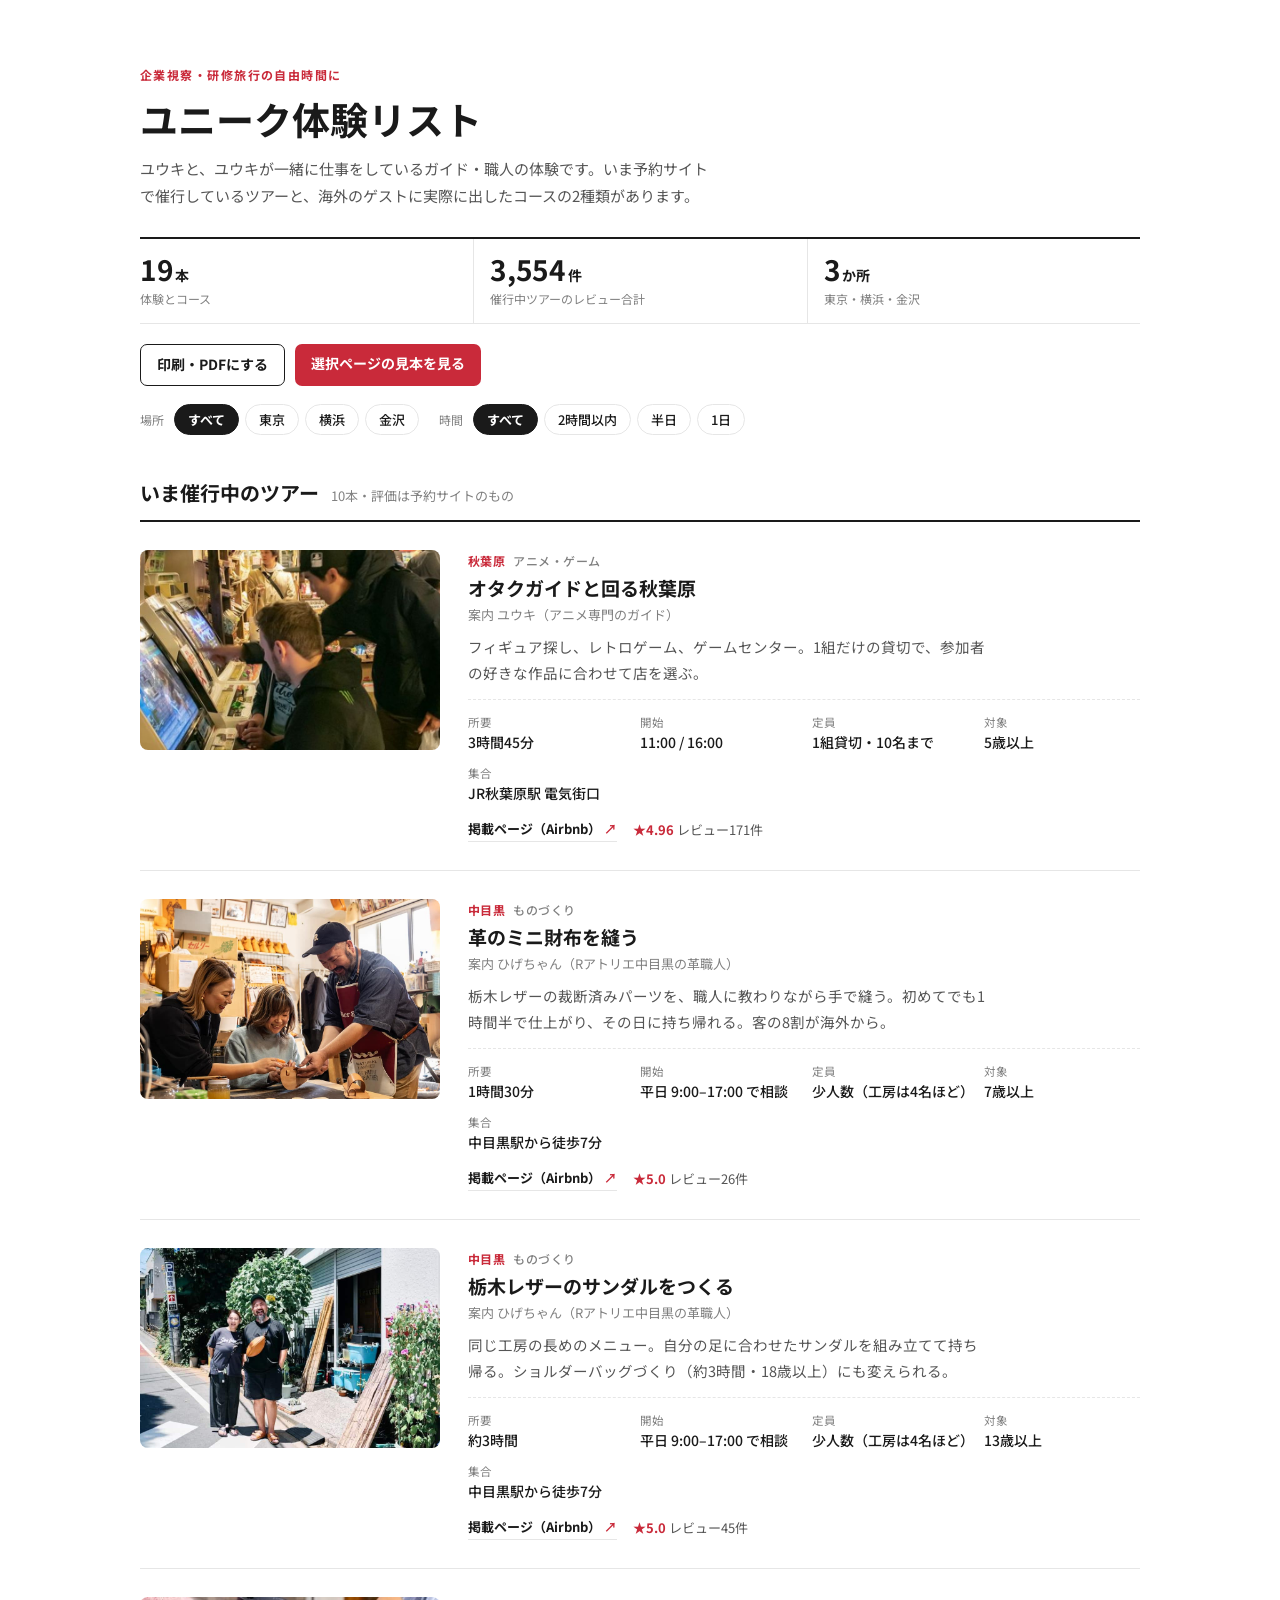
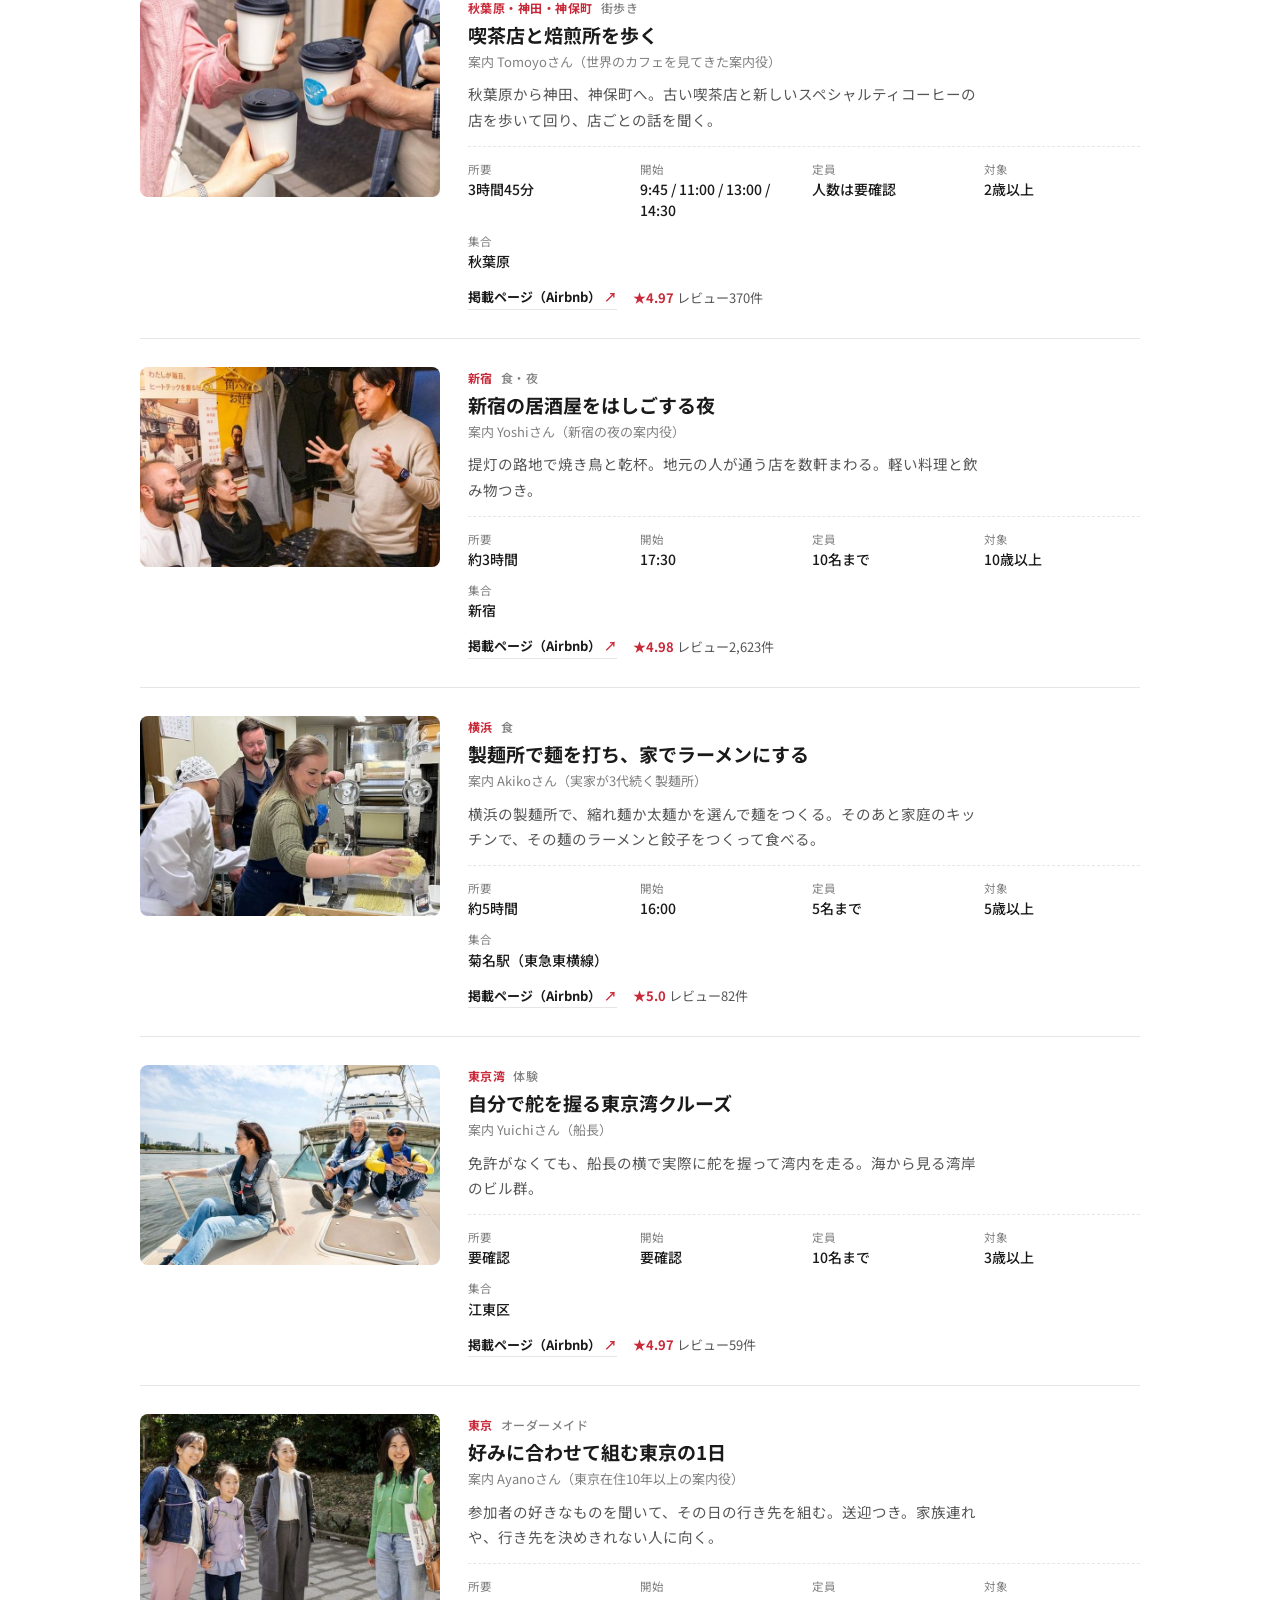
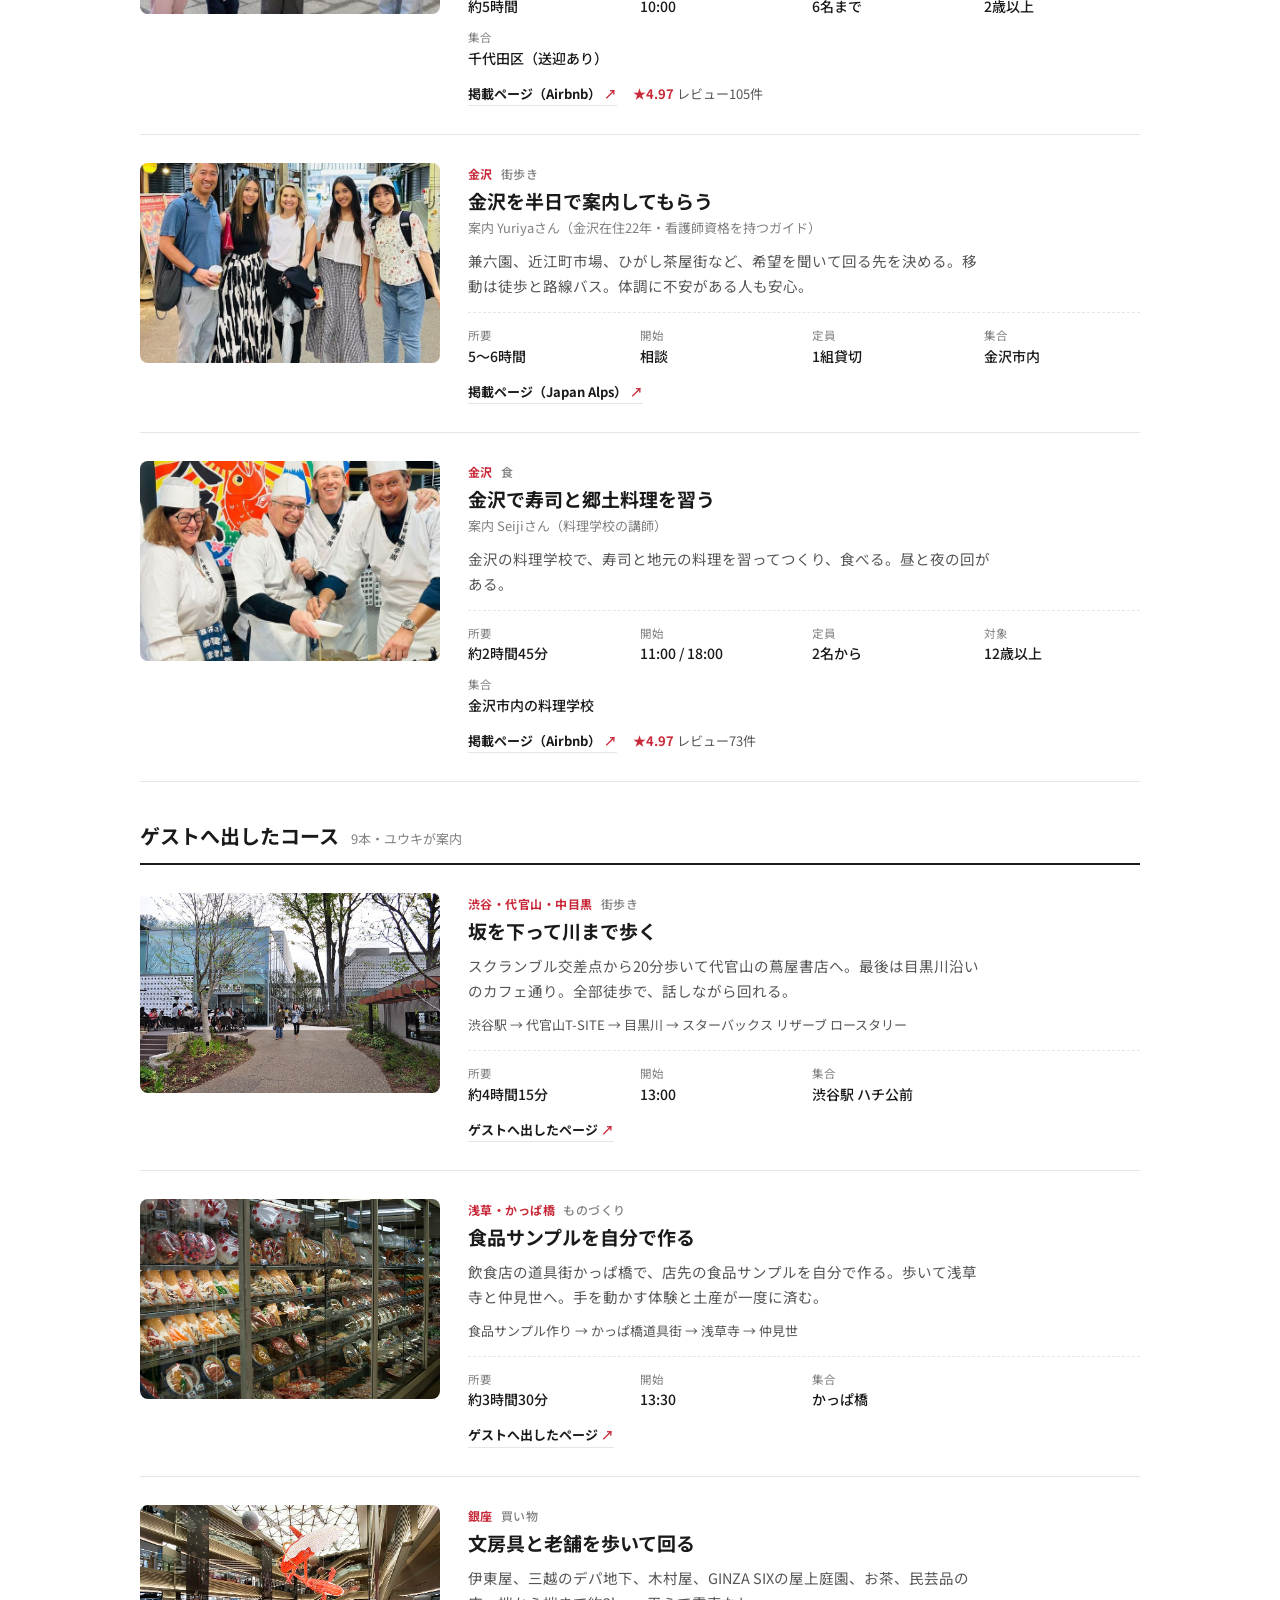
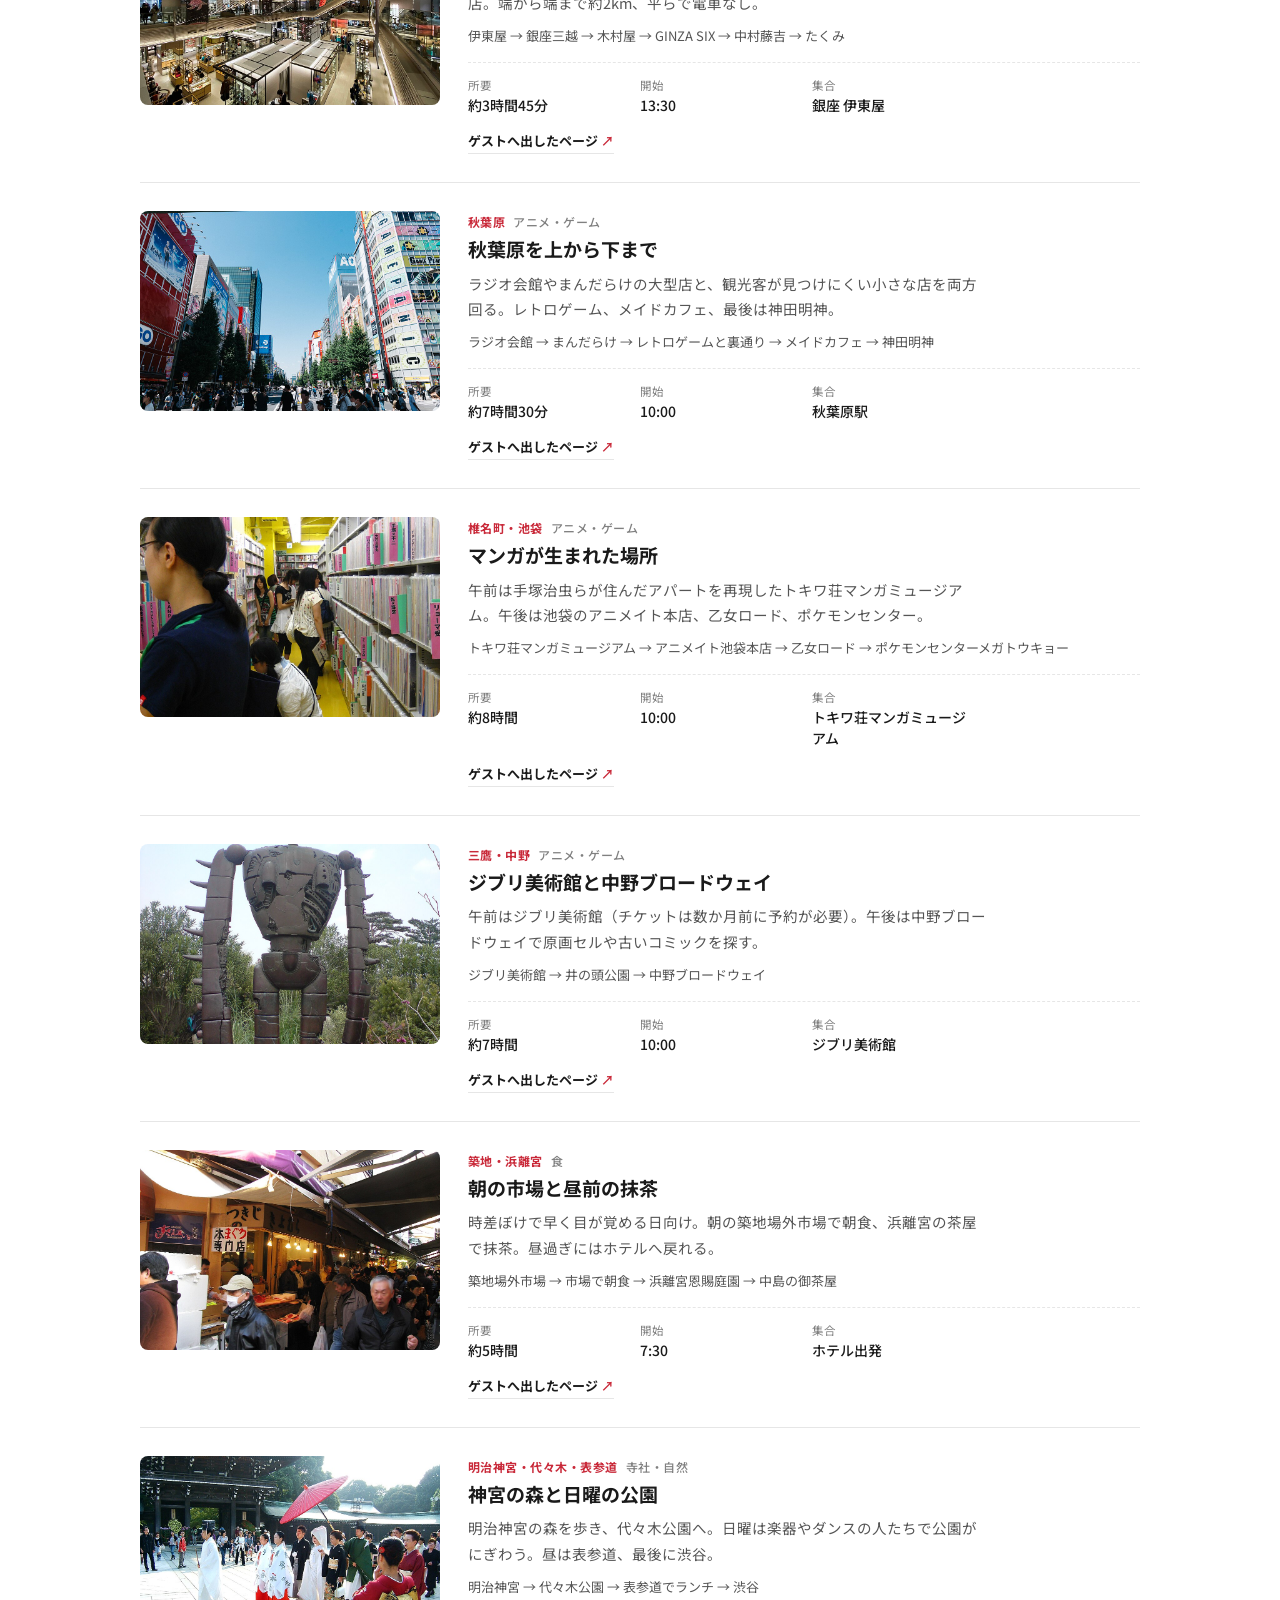
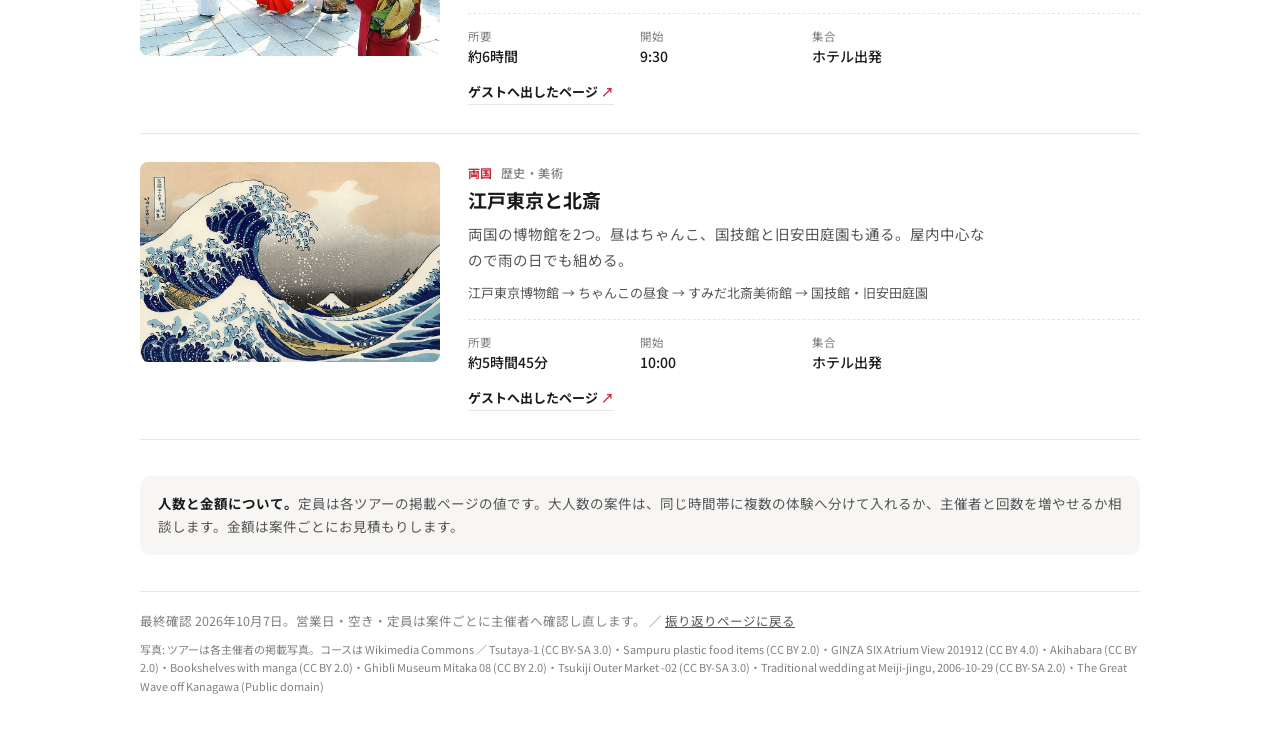
<file: taiken/index.html>
<!doctype html>
<html lang="ja">
<head>
<meta charset="utf-8">
<meta name="viewport" content="width=device-width,initial-scale=1,viewport-fit=cover">
<meta name="robots" content="noindex,nofollow">
<title>ユニーク体験リスト</title>
<link rel="icon" href="data:image/svg+xml,%3Csvg xmlns='http://www.w3.org/2000/svg' viewBox='0 0 64 64'%3E%3Crect width='64' height='64' rx='14' fill='%23C92A3A'/%3E%3Ctext x='32' y='45' font-size='38' font-weight='700' text-anchor='middle' fill='%23fff' font-family='sans-serif'%3E体%3C/text%3E%3C/svg%3E">
<link rel="preconnect" href="https://fonts.googleapis.com">
<link href="https://fonts.googleapis.com/css2?family=Noto+Sans+JP:wght@400;500;700&display=swap" rel="stylesheet">
<style>
:root{--ink:#1a1a1a;--acc:#C92A3A;--sub:#555;--mute:#808080;--line:#e6e6e6;--soft:#f7f6f4}
*{box-sizing:border-box}
body{margin:0;background:#fff;color:var(--ink);font:400 15px/1.75 "Noto Sans JP",sans-serif;-webkit-font-smoothing:antialiased;line-break:strict;overflow-wrap:break-word}
h1,h2,h3,p,dl,dd{margin:0}
.wrap{max-width:1040px;margin:0 auto;padding:0 20px}
header{padding:44px 0 0}
.eyebrow{font-size:12px;font-weight:700;letter-spacing:.12em;color:var(--acc)}
h1{font-size:30px;line-height:1.35;font-weight:700;margin-top:8px}
.lead{margin-top:12px;font-size:15px;color:var(--sub);max-width:38em}
.stats{display:grid;grid-template-columns:repeat(3,1fr);margin-top:28px;border-top:2px solid var(--ink);border-bottom:1px solid var(--line)}
.stat{padding:14px 0 14px 16px;border-left:1px solid var(--line)}
.stat:first-child{border-left:0;padding-left:0}
.stat .v{font-size:28px;font-weight:700;line-height:1.2;font-variant-numeric:tabular-nums;letter-spacing:-.01em}
.stat .v small{font-size:14px;margin-left:2px}
.stat .k{font-size:12px;color:var(--mute);margin-top:2px}
.filters{display:flex;flex-wrap:wrap;gap:8px 20px;padding:18px 0 4px;position:sticky;top:0;background:rgba(255,255,255,.96);backdrop-filter:blur(10px);z-index:3}
.fg{display:flex;flex-wrap:wrap;gap:6px;align-items:center}
.fg>span{font-size:12px;color:var(--mute);margin-right:4px}
.fg button{font:500 13px/1 "Noto Sans JP",sans-serif;border:1px solid var(--line);background:#fff;color:var(--ink);border-radius:99px;padding:8px 13px;cursor:pointer}
.fg button[aria-pressed=true]{background:var(--ink);border-color:var(--ink);color:#fff;font-weight:700}
.fg button:focus-visible{outline:2px solid var(--acc);outline-offset:2px}
.grp{padding-top:36px}
.grp-h{display:flex;align-items:baseline;gap:12px;border-bottom:2px solid var(--ink);padding-bottom:10px}
.grp-h h2{font-size:20px;font-weight:700}
.grp-h p{font-size:13px;color:var(--mute)}
.item{display:grid;grid-template-columns:1fr;gap:14px;padding:22px 0;border-bottom:1px solid var(--line)}
.item[hidden]{display:none}
.ph{aspect-ratio:3/2;border-radius:8px;overflow:hidden;background:var(--soft)}
.ph img{width:100%;height:100%;object-fit:cover;display:block}
.tag{font-size:12px;font-weight:700;color:var(--acc);letter-spacing:.04em}
.tag em{font-style:normal;color:var(--mute);font-weight:500;margin-left:8px}
h3{font-size:19px;font-weight:700;line-height:1.45;margin-top:3px}
.by{font-size:13px;color:var(--mute);margin-top:2px}
.dsc{font-size:14.5px;color:var(--sub);margin-top:8px;max-width:36em}
.spec{display:grid;grid-template-columns:repeat(2,1fr);gap:10px 16px;margin-top:14px;padding-top:12px;border-top:1px dashed var(--line)}
.spec div{min-width:0}
.spec dt{font-size:11.5px;color:var(--mute);letter-spacing:.04em}
.spec dd{font-size:14px;font-weight:500;font-variant-numeric:tabular-nums;line-height:1.5}
.foot{display:flex;flex-wrap:wrap;gap:6px 16px;align-items:center;margin-top:14px;font-size:13px}
.foot a{color:var(--ink);font-weight:700;text-decoration:none;border-bottom:1px solid var(--line)}
.foot a::after{content:" ↗";color:var(--acc)}
.rt{font-variant-numeric:tabular-nums;color:var(--sub)}
.rt b{color:var(--acc)}
.route{font-size:13px;color:var(--sub);margin-top:10px}
.empty{padding:24px 0;color:var(--mute);font-size:14px}
.note{background:var(--soft);border-radius:10px;padding:16px 18px;font-size:13.5px;color:var(--sub);margin-top:36px}
.note b{color:var(--ink)}
footer{margin:36px 0 0;padding:18px 0 40px;border-top:1px solid var(--line);font-size:12.5px;color:var(--mute)}
footer a{color:var(--sub)}
.cr{margin-top:8px;font-size:11px;line-height:1.7}
.tools{display:flex;gap:10px;margin-top:20px}
.btn{display:inline-block;font:700 14px/1.4 "Noto Sans JP",sans-serif;background:var(--acc);color:#fff;border:0;border-radius:7px;padding:10px 16px;text-decoration:none;cursor:pointer}
.btn.ghost{background:#fff;color:var(--ink);border:1px solid var(--ink)}
@media(min-width:760px){
  h1{font-size:38px}header{padding-top:64px}
  .item{grid-template-columns:300px 1fr;gap:28px;padding:28px 0}
  .spec{grid-template-columns:repeat(4,1fr)}
}
@media(max-width:420px){.stat .v{font-size:23px}.stat{padding-left:12px}}
@media print{
  @page{size:A4;margin:12mm}
  body{font-size:11px}
  .filters,.tools,.note{display:none}
  header{padding-top:0}h1{font-size:22px}.stats{margin-top:12px}.stat .v{font-size:18px}
  .grp{padding-top:14px;break-before:auto}.grp-h h2{font-size:15px}
  .item{grid-template-columns:110px 1fr;gap:12px;padding:10px 0;break-inside:avoid}
  h3{font-size:13px}.dsc{font-size:10.5px;margin-top:3px}.by{font-size:10px}
  .spec{grid-template-columns:repeat(4,1fr);gap:4px 10px;margin-top:6px;padding-top:6px}.spec dd{font-size:10.5px}.spec dt{font-size:9px}
  .foot{margin-top:6px;font-size:10px}.route{font-size:10px;margin-top:4px}
  .foot a::after{content:" " attr(href);font-weight:400;color:var(--mute);font-size:8px;word-break:break-all}
}
</style>
</head>
<body>
<div class="wrap">
<header>
  <p class="eyebrow">企業視察・研修旅行の自由時間に</p>
  <h1>ユニーク体験リスト</h1>
  <p class="lead">ユウキと、ユウキが一緒に仕事をしているガイド・職人の体験です。いま予約サイトで催行しているツアーと、海外のゲストに実際に出したコースの2種類があります。</p>
  <div class="stats" id="stats"></div>
  <div class="tools"><button class="btn ghost" onclick="print()">印刷・PDFにする</button><a class="btn" href="../proto/">選択ページの見本を見る</a></div>
</header>

<div class="filters" role="group" aria-label="絞り込み">
  <div class="fg" data-key="region"><span>場所</span><button aria-pressed="true" data-v="">すべて</button><button aria-pressed="false" data-v="東京">東京</button><button aria-pressed="false" data-v="横浜">横浜</button><button aria-pressed="false" data-v="金沢">金沢</button></div>
  <div class="fg" data-key="len"><span>時間</span><button aria-pressed="true" data-v="">すべて</button><button aria-pressed="false" data-v="s">2時間以内</button><button aria-pressed="false" data-v="m">半日</button><button aria-pressed="false" data-v="l">1日</button></div>
</div>

<main id="main"></main>

<div class="note"><b>人数と金額について。</b>定員は各ツアーの掲載ページの値です。大人数の案件は、同じ時間帯に複数の体験へ分けて入れるか、主催者と回数を増やせるか相談します。金額は案件ごとにお見積もりします。</div>

<footer>最終確認 2026年10月7日。営業日・空き・定員は案件ごとに主催者へ確認し直します。 ／ <a href="../kaigi/">振り返りページに戻る</a>
<p class="cr">写真: ツアーは各主催者の掲載写真。コースは Wikimedia Commons ／ Tsutaya-1 (CC BY-SA 3.0)・Sampuru plastic food items (CC BY 2.0)・GINZA SIX Atrium View 201912 (CC BY 4.0)・Akihabara (CC BY 2.0)・Bookshelves with manga (CC BY 2.0)・Ghibli Museum Mitaka 08 (CC BY 2.0)・Tsukiji Outer Market -02 (CC BY-SA 3.0)・Traditional wedding at Meiji-jingu, 2006-10-29 (CC BY-SA 2.0)・The Great Wave off Kanagawa (Public domain)</p>
</footer>
</div>

<script src="../data/exp.js"></script>
<script>
const E=window.EXP,$=id=>document.getElementById(id);
const esc=s=>String(s).replace(/[&<>"]/g,c=>({"&":"&amp;","<":"&lt;",">":"&gt;",'"':"&quot;"}[c]));
const region=e=>e.area.includes("金沢")?"金沢":e.area.includes("横浜")?"横浜":"東京";
const hours=d=>{const h=d.match(/(\d+)時間/),m=d.match(/(\d+)分/);return h?(+h[1]+(m?+m[1]/60:0)):null};
const len=e=>{const h=hours(e.dur);return h==null?"":h<=2?"s":h<=4?"m":"l"};
const ORDER=["akiba","leather","sandal","coffee","izakaya","ramen","boat","custom","kanazawa","kzsushi","c-shibuya","c-kappabashi","c-ginza","c-akiba","c-ikebukuro","c-ghibli","c-tsukiji","c-meiji","c-ryogoku"];
const tours=ORDER.filter(k=>E[k].kind=="tour"),courses=ORDER.filter(k=>E[k].kind=="course");
const rev=tours.reduce((a,k)=>a+(+String(E[k].reviews||"0").replace(/,/g,"")),0);
$("stats").innerHTML=[[ORDER.length,"本","体験とコース"],[rev.toLocaleString(),"件","催行中ツアーのレビュー合計"],[3,"か所","東京・横浜・金沢"]].map(([v,u,k])=>`<div class="stat"><div class="v">${v}<small>${u}</small></div><div class="k">${k}</div></div>`).join("");
const sp=(k,v)=>v?`<div><dt>${k}</dt><dd>${esc(v)}</dd></div>`:"";
const item=k=>{const e=E[k];return `<article class="item" data-region="${region(e)}" data-len="${len(e)}">
<div class="ph"><img src="../img/${e.img}" alt=""></div>
<div><p class="tag">${esc(e.area)}<em>${esc(e.genre)}</em></p><h3>${esc(e.title)}</h3>${e.host?`<p class="by">案内 ${esc(e.host)}（${esc(e.hostNote)}）</p>`:""}
<p class="dsc">${esc(e.desc)}</p>${e.route?`<p class="route">${esc(e.route)}</p>`:""}
<dl class="spec">${sp("所要",e.dur)}${sp("開始",e.start)}${e.kind=="tour"?sp("定員",e.cap)+sp("対象",e.age):""}${sp("集合",e.meet)}</dl>
<div class="foot"><a href="${e.url}" target="_blank" rel="noopener">${e.kind=="tour"?"掲載ページ（"+esc(e.src)+"）":"ゲストへ出したページ"}</a>${e.rating?`<span class="rt"><b>★${e.rating}</b> レビュー${e.reviews}件</span>`:""}</div></div></article>`};
$("main").innerHTML=`<section class="grp"><div class="grp-h"><h2>いま催行中のツアー</h2><p>${tours.length}本・評価は予約サイトのもの</p></div>${tours.map(item).join("")}<p class="empty" hidden>この条件に合う体験はありません</p></section>
<section class="grp"><div class="grp-h"><h2>ゲストへ出したコース</h2><p>${courses.length}本・ユウキが案内</p></div>${courses.map(item).join("")}<p class="empty" hidden>この条件に合うコースはありません</p></section>`;
const f={region:"",len:""};
document.querySelectorAll(".fg").forEach(g=>g.addEventListener("click",ev=>{const b=ev.target.closest("button");if(!b)return;
  g.querySelectorAll("button").forEach(x=>x.setAttribute("aria-pressed",x===b));f[g.dataset.key]=b.dataset.v;
  document.querySelectorAll(".grp").forEach(s=>{let n=0;s.querySelectorAll(".item").forEach(it=>{const ok=(!f.region||it.dataset.region==f.region)&&(!f.len||!it.dataset.len||it.dataset.len==f.len);it.hidden=!ok;n+=ok});s.querySelector(".empty").hidden=n>0});
}));
</script>
</body>
</html>
</file>
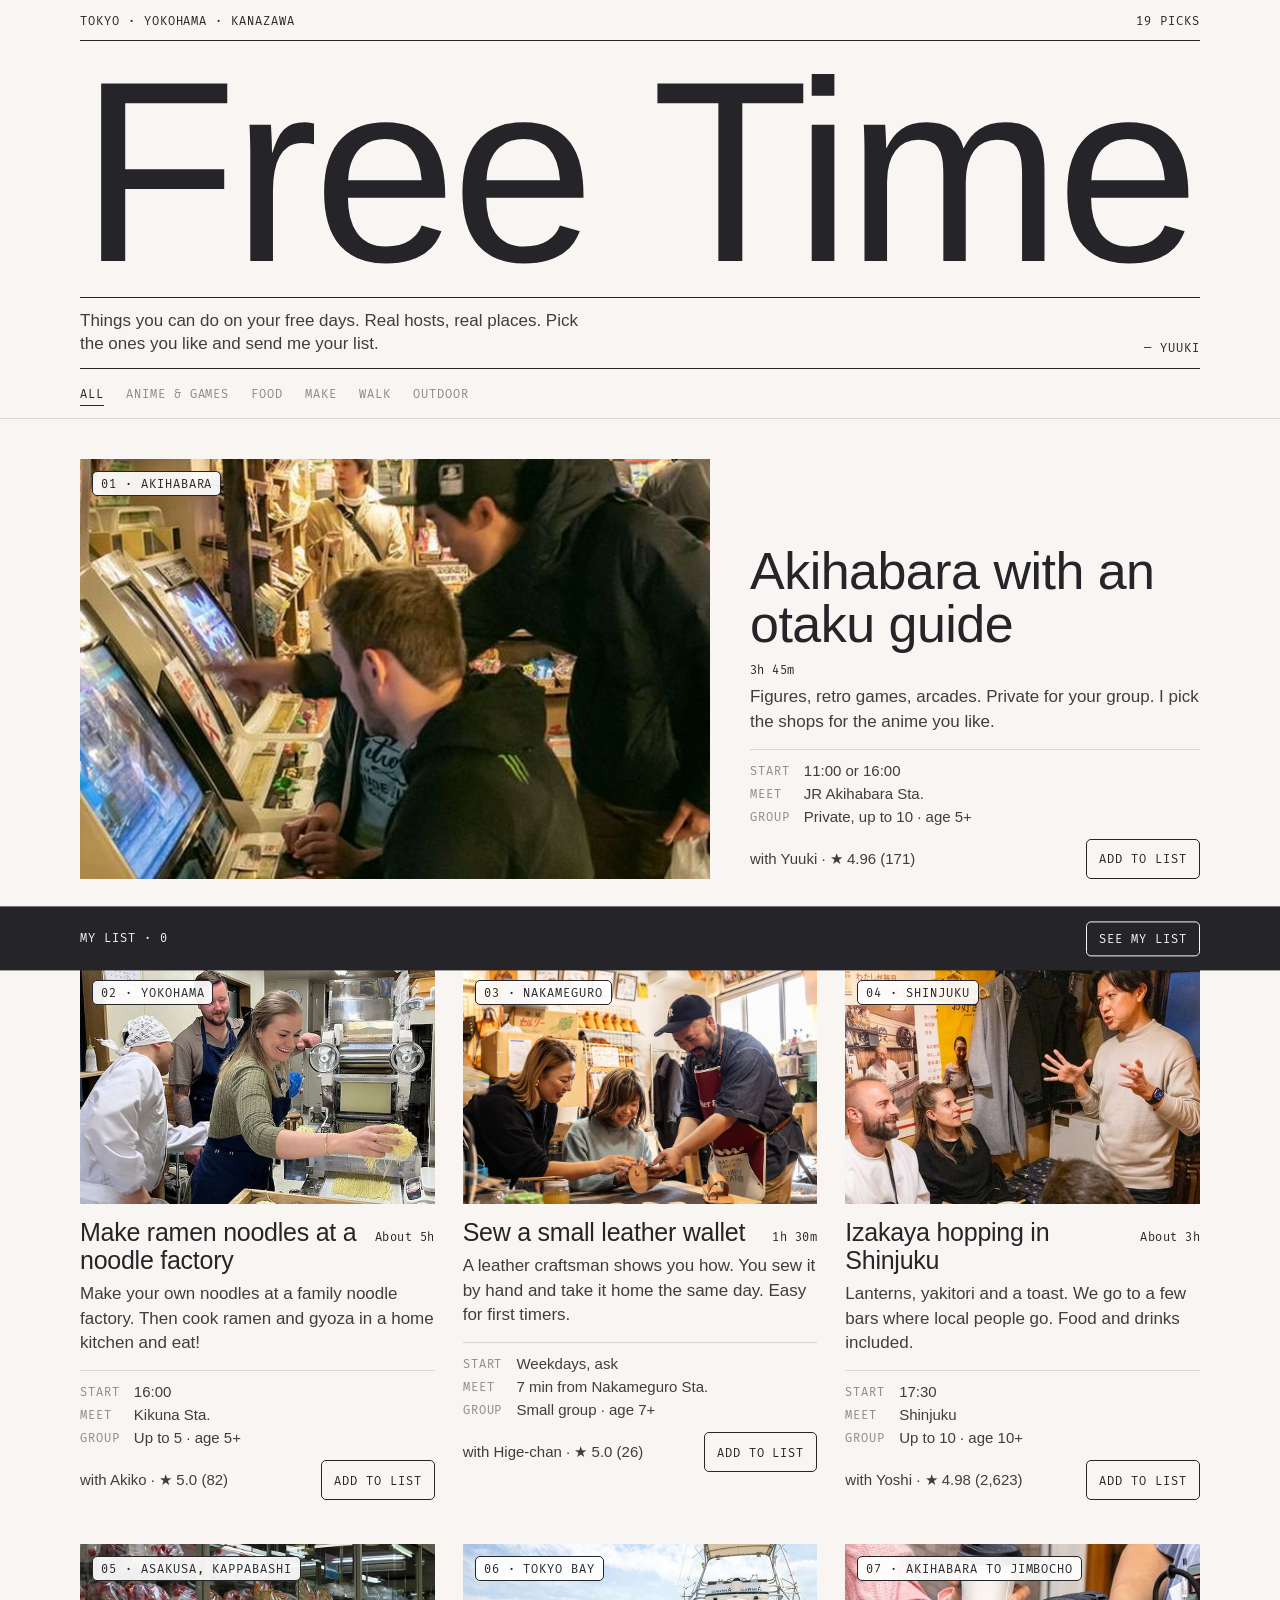
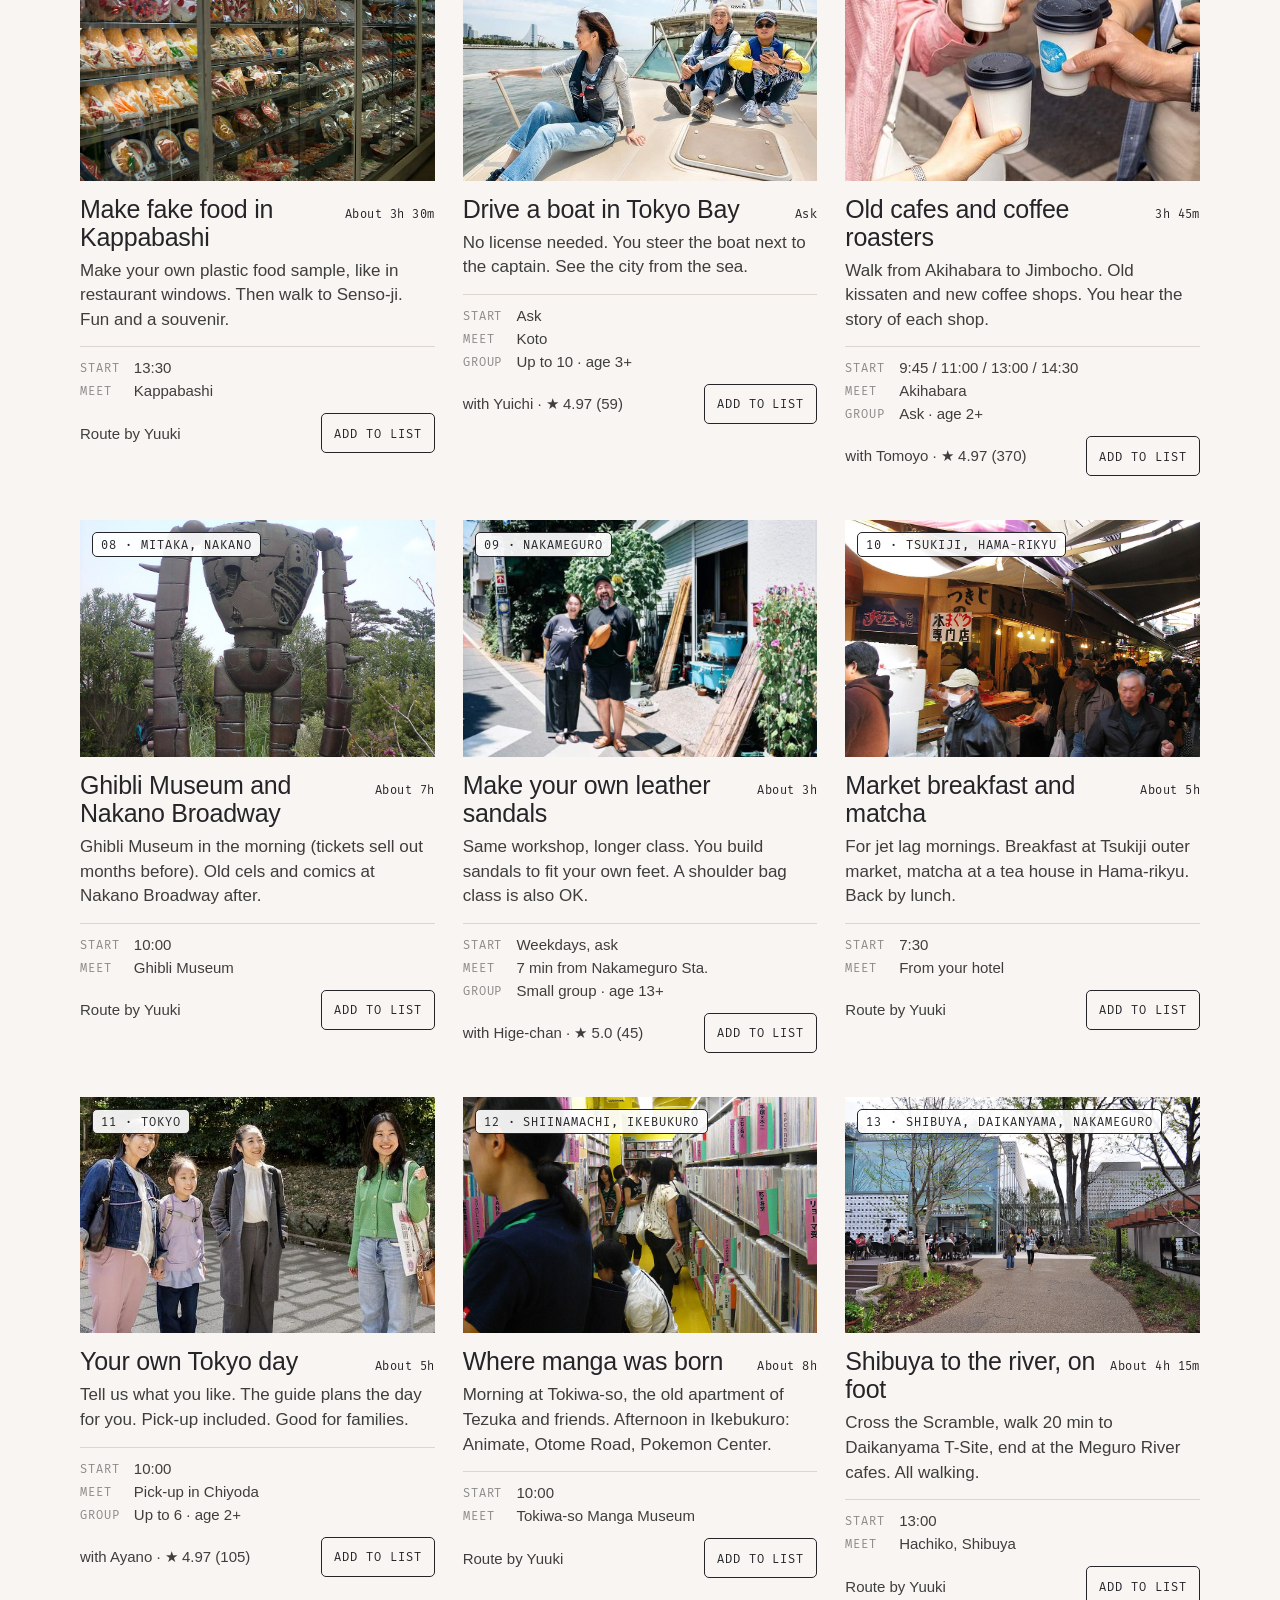
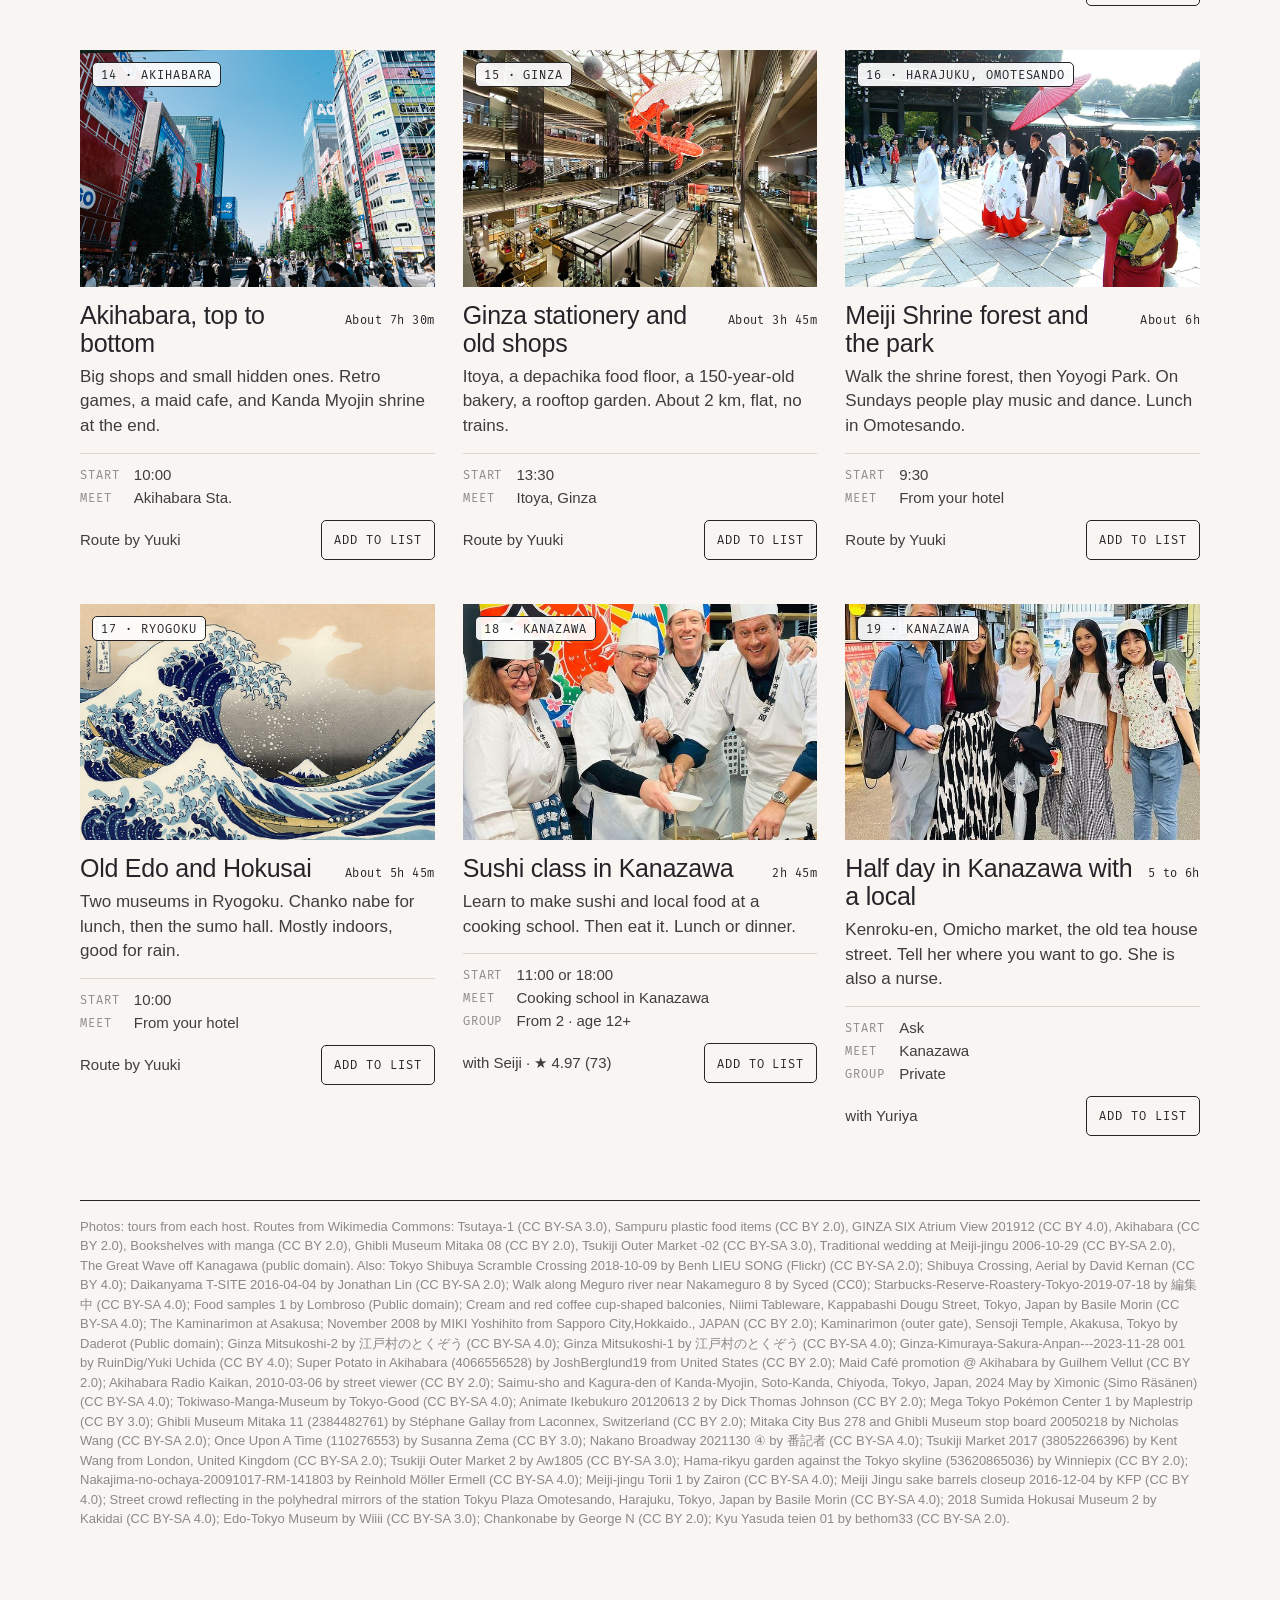
<file: guest/a/index.html>
<!doctype html>
<html lang="en">
<head>
<meta charset="utf-8">
<meta name="viewport" content="width=device-width,initial-scale=1">
<meta name="robots" content="noindex">
<title>Free Time in Japan</title>
<link rel="preconnect" href="https://fonts.googleapis.com"><link rel="preconnect" href="https://fonts.gstatic.com" crossorigin>
<link href="https://fonts.googleapis.com/css2?family=Fira+Mono:wght@400;500&display=swap" rel="stylesheet">
<style>
:root{--paper:#f9f5f2;--card:#fff;--ink:#242429;--body:#3e3e3e;--mute:#8a8a8a;--line:#242429;--hair:#ddd6cf;
  --sans:"Gill Sans","Gill Sans MT",Avenir,"Helvetica Neue",sans-serif;--mono:"Fira Mono",ui-monospace,Menlo,monospace}
*{box-sizing:border-box;margin:0;padding:0}
body{background:var(--paper);color:var(--ink);font-family:var(--sans);-webkit-font-smoothing:antialiased;padding-bottom:96px}
img{display:block;width:100%;height:100%;object-fit:cover}
button{font:inherit;color:inherit;background:none;border:0;cursor:pointer}
.wrap{max-width:1200px;margin:0 auto;padding:0 16px}
.mono{font-family:var(--mono);font-size:12px;letter-spacing:.08em;text-transform:uppercase}

/* top line */
.top{display:flex;justify-content:space-between;border-bottom:1px solid var(--line);padding:14px 0 12px}
/* masthead */
.mast{padding:20px 0 0}
.mast h1{font-weight:500;letter-spacing:-.02em;line-height:.86;white-space:nowrap;display:inline-block}
.mast .sub{display:flex;justify-content:space-between;gap:16px;border-top:1px solid var(--line);border-bottom:1px solid var(--line);margin-top:14px;padding:12px 0;font-size:17px;line-height:1.35;color:var(--body)}
.mast .sub p{max-width:30em}
.mast .sub .mono{white-space:nowrap;align-self:flex-end;color:var(--ink)}

/* filter */
.filter{position:sticky;top:0;z-index:5;background:var(--paper);border-bottom:1px solid var(--hair)}
.filter .wrap{display:flex;gap:22px;overflow-x:auto;scrollbar-width:none;padding-top:14px;padding-bottom:12px}
.filter .wrap::-webkit-scrollbar{display:none}
.filter button{font-family:var(--mono);font-size:12px;letter-spacing:.08em;text-transform:uppercase;color:var(--mute);padding:4px 0;border-bottom:1px solid transparent;white-space:nowrap}
.filter button[aria-pressed=true]{color:var(--ink);border-color:var(--ink)}

/* stories */
.list{display:grid;gap:44px 28px;grid-template-columns:1fr;padding-top:28px}
.st .ph{position:relative;aspect-ratio:3/2;overflow:hidden;background:#e9e3dc}
.st .tag{position:absolute;left:12px;top:12px;background:rgba(255,255,255,.92);border:1px solid var(--line);border-radius:5px;padding:5px 8px 4px;font-family:var(--mono);font-size:12px;letter-spacing:.08em;text-transform:uppercase}
.st .hd{display:flex;justify-content:space-between;align-items:baseline;gap:12px;margin-top:14px}
.st h2{font-size:25px;font-weight:500;line-height:1.12;letter-spacing:-.01em}
.st .when{font-family:var(--mono);font-size:12px;letter-spacing:.04em;white-space:nowrap;color:var(--ink)}
.st .d{margin-top:8px;font-size:17px;line-height:1.45;color:var(--body);max-width:34em}
.st dl{display:grid;grid-template-columns:auto 1fr;gap:6px 14px;margin-top:14px;padding-top:12px;border-top:1px solid var(--hair);font-size:15px;color:var(--body)}
.st dt{font-family:var(--mono);font-size:12px;letter-spacing:.08em;text-transform:uppercase;color:var(--mute);padding-top:2px}
.st .ft{display:flex;justify-content:space-between;align-items:center;margin-top:14px}
.st .by{font-size:15px;color:var(--body)}
.add{font-family:var(--mono);font-size:12px;letter-spacing:.08em;text-transform:uppercase;border:1px solid var(--line);border-radius:5px;padding:10px 12px 9px;min-height:40px}
.add[aria-pressed=true]{background:var(--ink);color:var(--paper)}

/* featured (first story) */
.st.feat h2{font-size:clamp(30px,8vw,52px);line-height:1.02}

@media (min-width:760px){
  .wrap{padding:0 40px}
  .list{grid-template-columns:1fr 1fr;padding-top:40px}
  .st.feat{grid-column:1/-1;display:grid;grid-template-columns:7fr 5fr;gap:0 40px;align-items:end;padding-bottom:44px;border-bottom:1px solid var(--line)}
  .st.feat .hd{display:block;margin-top:0}
  .st.feat .when{display:block;margin-top:12px}
}
@media (min-width:1100px){.list{grid-template-columns:repeat(3,1fr)}}

/* my list bar */
.bar{position:fixed;left:0;right:0;bottom:0;z-index:9;background:var(--ink);color:var(--paper);transform:translateY(110%);transition:transform .25s}
.bar.on{transform:none}
.bar .wrap{display:flex;justify-content:space-between;align-items:center;height:64px}
.bar button{font-family:var(--mono);font-size:12px;letter-spacing:.08em;text-transform:uppercase;border:1px solid var(--paper);border-radius:5px;padding:10px 12px 9px}
dialog{border:0;padding:0;margin:auto auto 0;width:100%;max-width:640px;background:var(--paper);color:var(--ink)}
dialog::backdrop{background:rgba(20,20,24,.5)}
dialog .in{padding:22px 16px 26px}
dialog h3{font-size:28px;font-weight:500}
dialog ol{margin:14px 0 18px 20px;font-size:17px;line-height:1.5}
dialog .row{display:flex;gap:10px}
dialog .row button{flex:1}
footer{margin-top:64px;border-top:1px solid var(--line);padding:16px 0 0;font-size:13px;line-height:1.5;color:var(--mute)}
</style>
</head>
<body>
<div class="wrap">
  <div class="top mono"><span>Tokyo · Yokohama · Kanazawa</span><span>19 picks</span></div>
  <header class="mast">
    <h1>Free Time</h1>
    <div class="sub"><p>Things you can do on your free days. Real hosts, real places. Pick the ones you like and send me your list.</p><span class="mono">— Yuuki</span></div>
  </header>
</div>
<nav class="filter" aria-label="Filter"><div class="wrap" id="f"></div></nav>
<main class="wrap"><div class="list" id="list"></div>
<footer><p id="cr"></p></footer></main>

<div class="bar" id="bar"><div class="wrap"><span class="mono" id="cnt"></span><button id="open">See my list</button></div></div>
<dialog id="dlg"><div class="in"><h3>My list</h3><ol id="ol"></ol><div class="row"><button class="add" id="copy">Copy list</button><button class="add" id="close">Close</button></div></div></dialog>

<script src="../../data/exp.js"></script>
<script src="../data-en.js"></script>
<script>
const X=window.EXP,EN=window.EN,$=id=>document.getElementById(id),picked=new Set();
const CATS=[["all","All"],["anime","Anime & games"],["food","Food"],["make","Make"],["walk","Walk"],["outdoor","Outdoor"]];
const esc=s=>String(s).replace(/[&<>"]/g,c=>({"&":"&amp;","<":"&lt;",">":"&gt;",'"':"&quot;"}[c]));
const pad=n=>String(n).padStart(2,"0");
$("f").innerHTML=CATS.map(([k,l])=>`<button data-k="${k}" aria-pressed="${k=="all"}">${l}</button>`).join("");
function render(cat){
  const keys=ORDER.filter(k=>cat=="all"||EN[k].cat==cat);
  $("list").innerHTML=keys.map((k,i)=>{const e=EN[k],x=X[k],tour=x.kind=="tour";
    const by=tour?(x.rating?`with ${e.host} · ★ ${x.rating} (${x.reviews})`:`with ${e.host}`):"Route by Yuuki";
    return `<article class="st${i==0?" feat":""}">
      <div class="ph"><img src="../../img/${x.img}" alt=""><span class="tag">${pad(i+1)} · ${esc(e.area)}</span></div>
      <div><div class="hd"><h2>${esc(e.t)}</h2><span class="when">${esc(e.dur)}</span></div>
      <p class="d">${esc(e.d)}</p>
      <dl><dt>Start</dt><dd>${esc(e.start)}</dd><dt>Meet</dt><dd>${esc(e.meet)}</dd>${e.cap?`<dt>Group</dt><dd>${esc(e.cap)}${e.age?" · age "+e.age:""}</dd>`:""}</dl>
      <div class="ft"><span class="by">${esc(by)}</span><button class="add" data-k="${k}" aria-pressed="${picked.has(k)}">${picked.has(k)?"On my list":"Add to list"}</button></div></div>
    </article>`}).join("");
}
function sync(){$("bar").classList.toggle("on",picked.size>0);$("cnt").textContent=`My list · ${picked.size}`;}
$("f").onclick=ev=>{const b=ev.target.closest("button");if(!b)return;
  $("f").querySelectorAll("button").forEach(x=>x.setAttribute("aria-pressed",x==b));render(b.dataset.k)};
$("list").onclick=ev=>{const b=ev.target.closest(".add");if(!b)return;const k=b.dataset.k;
  picked.has(k)?picked.delete(k):picked.add(k);b.setAttribute("aria-pressed",picked.has(k));b.textContent=picked.has(k)?"On my list":"Add to list";sync()};
const listText=()=>"My picks:\n"+[...picked].map(k=>`- ${EN[k].t} (${EN[k].area}, ${EN[k].dur})`).join("\n");
$("open").onclick=()=>{$("ol").innerHTML=[...picked].map(k=>`<li>${esc(EN[k].t)}</li>`).join("");$("dlg").showModal()};
$("close").onclick=()=>$("dlg").close();
$("copy").onclick=async()=>{try{await navigator.clipboard.writeText(listText());$("copy").textContent="Copied"}catch(e){prompt("Copy this:",listText())}};
$("cr").textContent=CREDIT;
render("all");sync();
// fit the wordmark edge to edge
const h=document.querySelector(".mast h1");function fit(){h.style.fontSize="100px";h.style.fontSize=(100*h.parentNode.clientWidth/h.scrollWidth*.995)+"px"}
fit();addEventListener("resize",fit);document.fonts&&document.fonts.ready.then(fit);
</script>
</body>
</html>
</file>
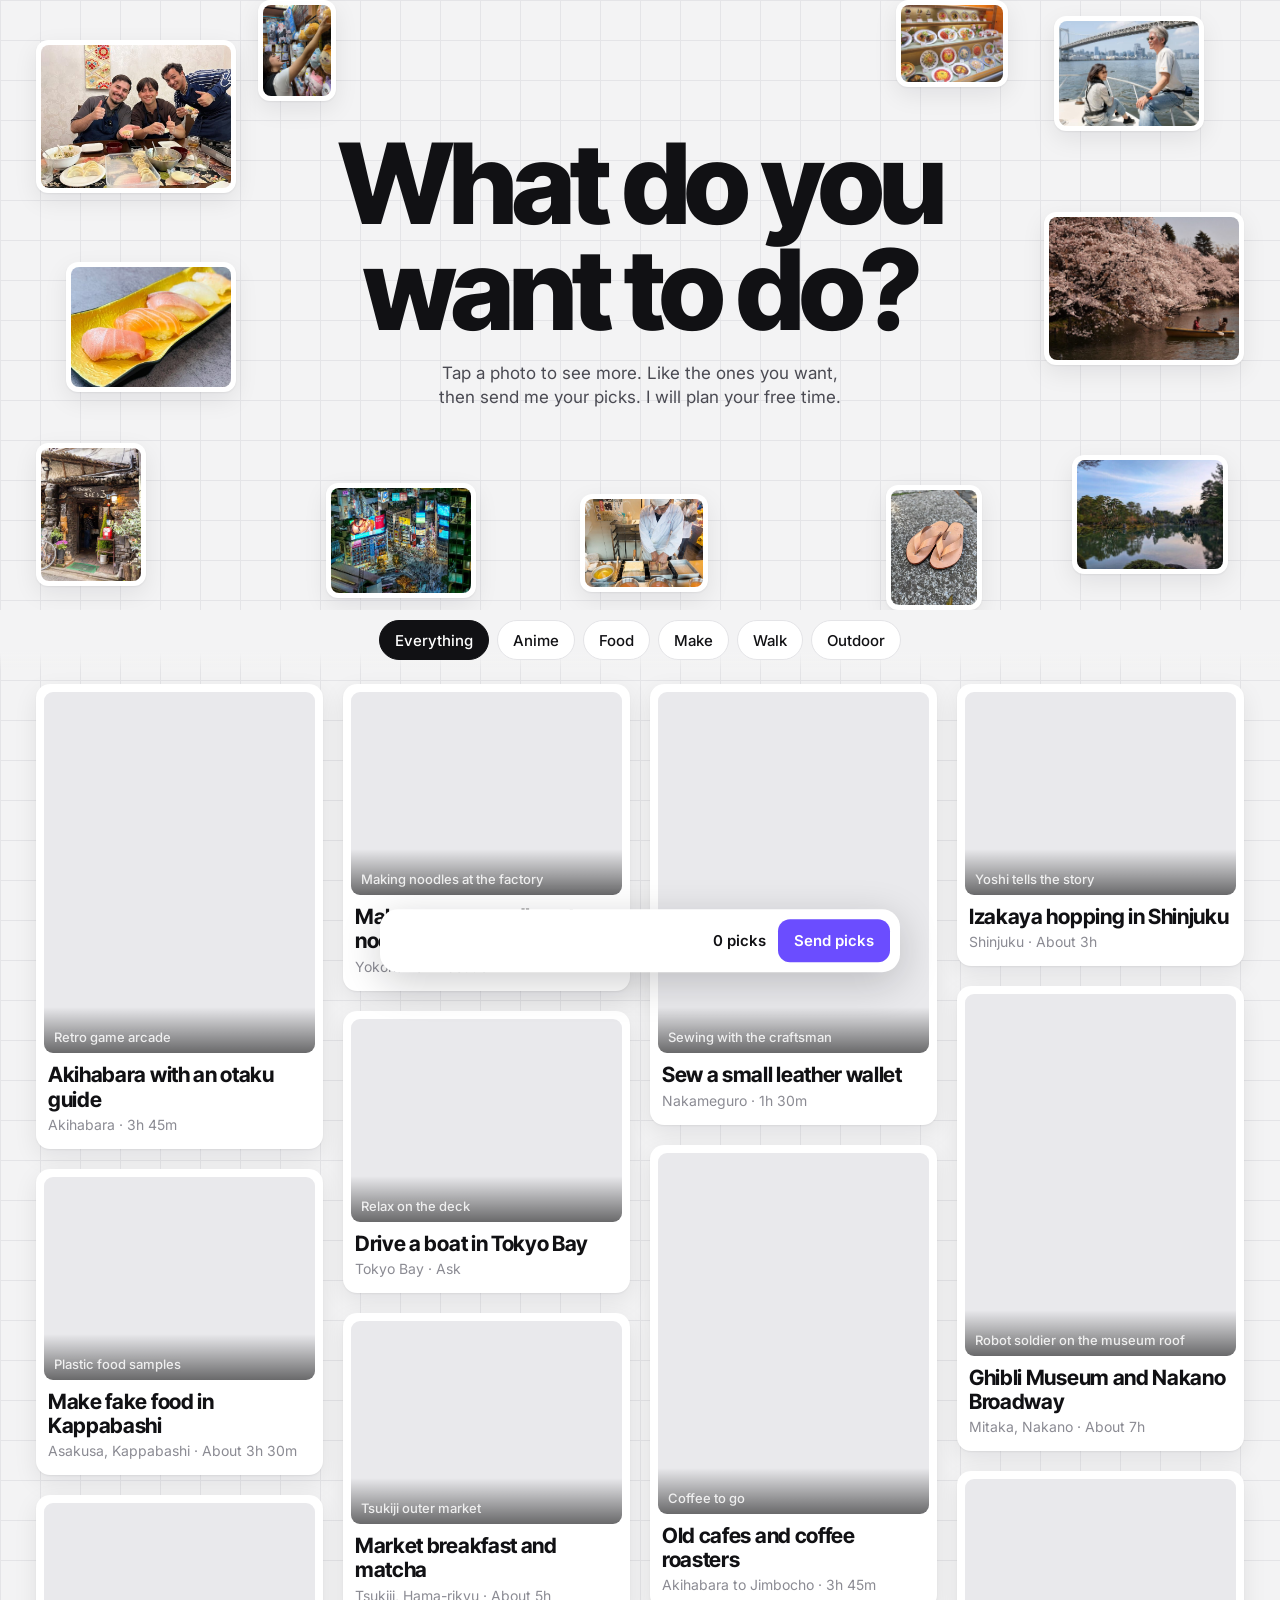
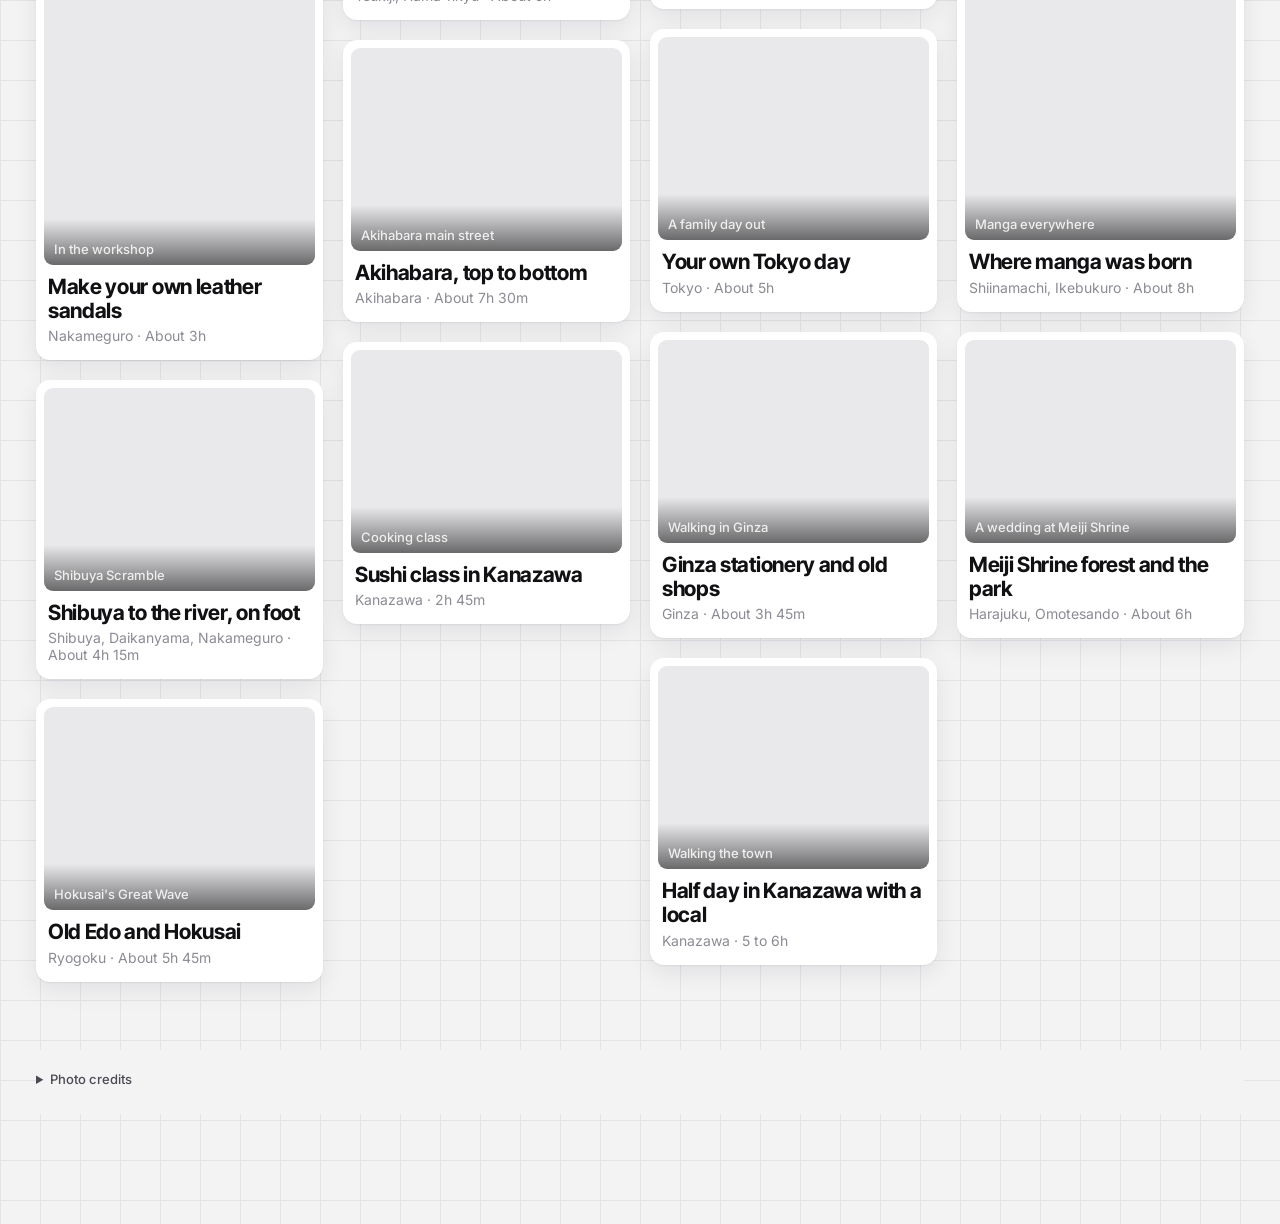
<file: guest/b/index.html>
<!doctype html>
<html lang="en">
<head>
<meta charset="utf-8">
<meta name="viewport" content="width=device-width,initial-scale=1">
<meta name="robots" content="noindex">
<title>What Do You Want to Do</title>
<link rel="preconnect" href="https://fonts.googleapis.com"><link rel="preconnect" href="https://fonts.gstatic.com" crossorigin>
<link href="https://fonts.googleapis.com/css2?family=Inter+Tight:wght@500;700;800&family=Inter:wght@400;500;600&display=swap" rel="stylesheet">
<style>
:root{--bg:#f3f3f4;--grid:#e4e4e7;--card:#fff;--ink:#111114;--body:#4a4a52;--mute:#8b8b93;--accent:#6b4dff;--soft:#efeaff;
  --disp:"Inter Tight",system-ui,sans-serif;--ui:Inter,system-ui,sans-serif;--sh:0 1px 2px rgba(17,17,20,.06),0 8px 24px rgba(17,17,20,.08)}
*{box-sizing:border-box;margin:0;padding:0}
body{background:var(--bg);color:var(--ink);font-family:var(--ui);-webkit-font-smoothing:antialiased;padding-bottom:110px;
  background-image:linear-gradient(var(--grid) 1px,transparent 1px),linear-gradient(90deg,var(--grid) 1px,transparent 1px);background-size:40px 40px}
img{display:block;width:100%}
button{font:inherit;color:inherit;background:none;border:0;cursor:pointer}
.wrap{max-width:1240px;margin:0 auto;padding:0 16px}

/* hero with floating photos */
.hero{position:relative;padding:160px 0 182px;text-align:center}
.hero h1{position:relative;z-index:2;font-family:var(--disp);font-weight:800;letter-spacing:-.045em;line-height:.95;font-size:clamp(44px,12vw,112px)}
.hero p{position:relative;z-index:2;margin:18px auto 0;max-width:24em;font-size:17px;line-height:1.45;color:var(--body)}
.fl{position:absolute;background:var(--card);padding:5px;border-radius:12px;box-shadow:var(--sh);z-index:1;display:none}
.fl img{border-radius:8px;aspect-ratio:4/3;object-fit:cover}
.fl.v img{aspect-ratio:3/4}
/* phone: top band L-S-M, bottom band mirrored M-S-L */
.hero{padding:calc(76px + 27%) 0 calc(58px + 27%)}
.h1{display:block;left:0;top:20px;width:34%}.h2{display:block;left:39%;top:46px;width:20%}.h3{display:block;right:0;top:6px;width:31%}
.h5{display:block;left:3%;bottom:14px;width:29%}.h7{display:block;left:38%;bottom:30px;width:20%}.h6{display:block;right:0;bottom:4px;width:34%}
/* tablet: 4 above, 4 below */
@media (min-width:600px){
  .hero{padding:calc(66px + 16%) 0 calc(58px + 16%)}
  .h11,.h4{display:block}
  .h1{left:0;top:26px;width:21%}.h2{left:25%;top:0;width:10.5%}.h11{left:auto;right:23%;top:10px;width:14%}.h3{right:0;top:40px;width:19%}
  .h5{left:2%;bottom:24px;width:17%}.h6{left:23%;right:auto;bottom:0;width:20%}.h7{left:auto;right:28%;bottom:34px;width:10.5%}.h4{right:0;bottom:8px;width:21%}
}
@media (min-width:1200px){
  .hero{padding:130px 0 200px}
  .fl{display:block;left:auto;right:auto;top:auto;bottom:auto}
  .h1{left:0;top:40px;width:200px}.h2{left:222px;top:0;width:78px}.h3{left:auto;right:40px;top:16px;width:150px}
  .h4{right:0;top:212px;width:200px}.h5{left:30px;top:262px;bottom:auto;width:170px}
  .h6{left:290px;bottom:12px;width:150px}.h7{right:262px;bottom:0;width:96px}
  .h8{left:0;bottom:24px;width:110px}.h9{left:calc(50% - 60px);bottom:18px;width:128px}
  .h10{right:16px;bottom:36px;width:156px}.h11{right:236px;top:0;width:112px}
}
/* filter pills */
.pills{position:sticky;top:0;z-index:6;padding:10px 0;background:linear-gradient(var(--bg) 70%,rgba(243,243,244,0))}
.pills .in{display:flex;gap:8px;overflow-x:auto;scrollbar-width:none;justify-content:flex-start}
.pills .in::-webkit-scrollbar{display:none}
@media (min-width:900px){.pills .in{justify-content:center}}
.pill{background:var(--card);border:1px solid var(--grid);border-radius:999px;padding:9px 15px;font-size:15px;font-weight:500;white-space:nowrap;min-height:40px}
.pill[aria-pressed=true]{background:var(--ink);border-color:var(--ink);color:#fff}

/* wall */
.wall{scroll-margin-top:64px;display:flex;gap:12px;padding-top:14px;align-items:flex-start}
.col{flex:1;min-width:0}
@media (min-width:700px){.wall{gap:20px}}
.pc{margin-bottom:12px;background:var(--card);border-radius:14px;padding:6px 6px 12px;box-shadow:var(--sh);position:relative;cursor:pointer}
.pc{margin-bottom:16px;padding:8px 8px 16px}
@media (min-width:700px){.pc{margin-bottom:20px}.pc h2{font-size:18px}.pc .d{font-size:14px}.pc .m{font-size:13px}}
.pc h2{font-family:var(--disp);font-weight:700;font-size:21px;line-height:1.15;letter-spacing:-.015em;margin:10px 4px 0}
.pc .m{font-size:14px;color:var(--mute);margin:4px 4px 0}
.pc .m b{color:var(--ink);font-weight:600}
.pc:focus-visible{outline:2px solid var(--accent);outline-offset:2px}

/* photo carousel */
.car{position:relative;border-radius:9px;overflow:hidden;background:#e9e9ec;aspect-ratio:4/3}
.car.tall{aspect-ratio:4/5}
@media (min-width:700px){.car.tall{aspect-ratio:3/4}}
.track{display:flex;height:100%;overflow-x:auto;scroll-snap-type:x mandatory;scrollbar-width:none;overscroll-behavior-x:contain}
.track::-webkit-scrollbar{display:none}
.car .one{width:100%;height:100%;object-fit:cover}
.track img{flex:0 0 100%;height:100%;object-fit:cover;scroll-snap-align:start}
.ar{position:absolute;top:50%;width:40px;height:40px;margin-top:-20px;display:grid;place-items:center;transition:opacity .15s}
.ar::before{content:"";position:absolute;inset:7px;border-radius:50%;background:rgba(255,255,255,.62);-webkit-backdrop-filter:blur(6px);backdrop-filter:blur(6px)}
.ar svg{position:relative;width:13px;height:13px;fill:none;stroke:var(--ink);stroke-width:2.4;stroke-linecap:round;stroke-linejoin:round}
.ar.l{left:2px}.ar.r{right:2px}
.ar[disabled]{opacity:0;pointer-events:none}
.cap{position:absolute;left:0;right:0;bottom:0;padding:22px 10px 8px;background:linear-gradient(rgba(0,0,0,0),rgba(0,0,0,.55));color:#fff;font-size:13px;font-weight:500;display:flex;justify-content:space-between;gap:8px;pointer-events:none}
.cap span:last-child{opacity:.85;font-variant-numeric:tabular-nums;white-space:nowrap}
.pc .d{font-size:15px;line-height:1.45;color:var(--body);margin:6px 4px 0}
.sh .car{border-radius:0;aspect-ratio:4/3;max-height:58vh;width:100%}
.sh .cap{font-size:15px;padding:28px 16px 12px}

/* tray */
.tray{position:fixed;left:50%;bottom:16px;z-index:9;transform:translate(-50%,140%);transition:transform .25s;width:calc(100% - 32px);max-width:520px;
  background:var(--card);border-radius:18px;box-shadow:0 10px 40px rgba(17,17,20,.2);padding:10px 10px 10px 14px;display:flex;align-items:center;gap:12px}
.tray.on{transform:translate(-50%,0)}
.thumbs{display:flex;flex:1;min-width:0;overflow:hidden}
.thumbs img{width:40px;height:40px;object-fit:cover;border-radius:9px;border:2px solid #fff;margin-left:-10px;flex:none}
.thumbs img:first-child{margin-left:0}
.tray .n{font-size:15px;font-weight:600;white-space:nowrap}
.go{background:var(--accent);color:#fff;border-radius:12px;padding:12px 16px;font-weight:600;font-size:15px;white-space:nowrap}

/* sheet */
dialog{border:0;padding:0;margin:auto auto 0;width:100%;max-width:560px;border-radius:20px 20px 0 0;background:var(--card);color:var(--ink)}
@media (min-width:700px){dialog{margin:auto;border-radius:20px}}
dialog::backdrop{background:rgba(17,17,20,.45)}
.sh .in{padding:18px 18px 22px}
.sh h3{font-family:var(--disp);font-weight:800;font-size:28px;letter-spacing:-.03em;line-height:1.05}
.sh p{margin-top:10px;font-size:17px;line-height:1.5;color:var(--body)}
.sh dl{display:grid;grid-template-columns:auto 1fr;gap:6px 14px;margin-top:14px;font-size:15px}
.sh dt{color:var(--mute)}
.sh .row{display:flex;gap:10px;margin-top:18px}
.sh .row button{flex:1;border-radius:12px;padding:13px;font-weight:600;font-size:15px;background:var(--bg)}
.sh .row .pri{background:var(--accent);color:#fff}
.sh ol{margin:12px 0 0 22px;font-size:17px;line-height:1.55}
footer summary{cursor:pointer;color:var(--body);font-weight:500;padding:8px 0;min-height:40px}
footer details p{margin-top:4px}
footer{margin-top:48px;font-size:13px;line-height:1.5;color:var(--mute);background:var(--bg);padding:12px 0}
</style>
</head>
<body>
<div class="wrap">
  <header class="hero">
    <div class="fl h1"><img src="../../img/g/ramen-4.jpg" alt=""></div>
    <div class="fl h2 v"><img src="../../img/g/akiba-2.jpg" alt=""></div>
    <div class="fl h3"><img src="../../img/g/boat-3.jpg" alt=""></div>
    <div class="fl h4"><img src="../../img/g/c-ghibli-4.jpg" alt=""></div>
    <div class="fl h5"><img src="../../img/g/kzsushi-4.jpg" alt=""></div>
    <div class="fl h6"><img src="../../img/g/c-shibuya-2.jpg" alt=""></div>
    <div class="fl h7 v"><img src="../../img/g/sandal-3.jpg" alt=""></div>
    <div class="fl h8 v"><img src="../../img/g/coffee-3.jpg" alt=""></div>
    <div class="fl h9"><img src="../../img/g/c-tsukiji-2.jpg" alt=""></div>
    <div class="fl h10"><img src="../../img/g/kanazawa-3.jpg" alt=""></div>
    <div class="fl h11"><img src="../../img/g/c-kappabashi-2.jpg" alt=""></div>
    <h1>What do you<br>want to do?</h1>
    <p>Tap a photo to see more. Like the ones you want, then send me your picks. I will plan your free time.</p>
  </header>
</div>
<nav class="pills" aria-label="Filter"><div class="wrap"><div class="in" id="f"></div></div></nav>
<main class="wrap"><div class="wall" id="wall"></div><footer><details><summary>Photo credits</summary><p id="cr"></p></details></footer></main>

<div class="tray" id="tray"><div class="thumbs" id="th"></div><span class="n" id="n"></span><button class="go" id="go">Send picks</button></div>
<dialog id="dlg"><div class="sh" id="sh" data-k=""></div></dialog>

<script src="../../data/exp.js"></script>
<script src="../data-en.js"></script>
<script>
const X=window.EXP,EN=window.EN,$=id=>document.getElementById(id),picked=new Set();
const CATS=[["all","Everything"],["anime","Anime"],["food","Food"],["make","Make"],["walk","Walk"],["outdoor","Outdoor"]];
const esc=s=>String(s).replace(/[&<>"]/g,c=>({"&":"&amp;","<":"&lt;",">":"&gt;",'"':"&quot;"}[c]));
const HEART='<svg viewBox="0 0 24 24"><path d="M12 20s-7-4.4-7-10a4 4 0 0 1 7-2.6A4 4 0 0 1 19 10c0 5.6-7 10-7 10z"/></svg>';
$("f").innerHTML=CATS.map(([k,l])=>`<button class="pill" data-k="${k}" aria-pressed="${k=="all"}">${l}</button>`).join("");
const TALL=new Set(window.TALL||[]),GAL=window.GAL||{};
const ARR=d=>`<svg viewBox="0 0 24 24"><path d="${d?"M9 5l7 7-7 7":"M15 5l-7 7 7 7"}"/></svg>`;
const pics=k=>GAL[k]?GAL[k].map(([f,c])=>["../../img/g/"+f+".jpg",c]):[["../../img/"+X[k].img,""]];
function car(k,tall){const p=pics(k);
  return `<div class="car${tall?" tall":""}"><div class="track">${p.map(([s],i)=>`<img src="${s}" alt=""${i?' loading="lazy"':""}>`).join("")}</div>
    ${p.length>1?`<button class="ar l" aria-label="Previous photo" disabled>${ARR(0)}</button><button class="ar r" aria-label="Next photo">${ARR(1)}</button>`:""}
    <div class="cap"><span>${esc(p[0][1])}</span>${p.length>1?`<span>1 / ${p.length}</span>`:""}</div></div>`}
function card(k){const e=EN[k],x=X[k],r="",p=pics(k);
  return `<article class="pc" data-k="${k}" tabindex="0" role="button"><div class="car${TALL.has(k)?" tall":""}"><img class="one" src="${p[0][0]}" alt="">
    <div class="cap"><span>${esc(p[0][1])}</span></div></div>
    <h2>${esc(e.t)}</h2><p class="m">${esc(e.area)} · ${esc(e.dur)}${r}</p></article>`}
// carousel: arrows scroll one photo, counter + caption follow the scroll
document.addEventListener("click",ev=>{const a=ev.target.closest(".ar");if(!a)return;ev.stopPropagation();
  const t=a.parentNode.querySelector(".track");t.scrollBy({left:(a.classList.contains("r")?1:-1)*t.clientWidth,behavior:"smooth"})},true);
document.addEventListener("scroll",ev=>{const t=ev.target;if(!t.classList||!t.classList.contains("track"))return;
  const c=t.parentNode,k=c.closest("[data-k]").dataset.k,p=pics(k),i=Math.round(t.scrollLeft/t.clientWidth);
  c.querySelector(".ar.l").disabled=i==0;c.querySelector(".ar.r").disabled=i==p.length-1;
  c.querySelector(".cap").innerHTML=`<span>${esc(p[i][1])}</span><span>${i+1} / ${p.length}</span>`},true);
function render(cat){cur=cat;
  // ponytail: estimated heights (tall photo vs wide photo) instead of measuring; fine for 19 cards
  const n=innerWidth>=1100?4:innerWidth>=700?3:1,cols=Array.from({length:n},()=>({h:0,html:""}));
  ORDER.filter(k=>cat=="all"||EN[k].cat==cat).forEach(k=>{const c=cols.reduce((a,b)=>b.h<a.h-.01?b:a);c.html+=card(k);c.h+=(TALL.has(X[k].img)?1.33:.66)+.4});
  $("wall").innerHTML=cols.map(c=>`<div class="col">${c.html}</div>`).join("");
}
let lastN=0;addEventListener("resize",()=>{const n=innerWidth>=1100?4:innerWidth>=700?3:1;if(n!=lastN){lastN=n;render(cur)}});
function sync(){
  $("tray").classList.toggle("on",picked.size>0);
  $("th").innerHTML=[...picked].slice(-6).map(k=>`<img src="../../img/${X[k].img}" alt="">`).join("");
  $("n").textContent=picked.size+(picked.size==1?" pick":" picks");
  try{localStorage.setItem("picks",JSON.stringify([...picked]))}catch(e){}
}
try{JSON.parse(localStorage.getItem("picks")||"[]").forEach(k=>EN[k]&&picked.add(k))}catch(e){}
const toggle=k=>{picked.has(k)?picked.delete(k):picked.add(k);sync()};
function open(k){const e=EN[k],x=X[k],tour=x.kind=="tour";
  $("sh").dataset.k=k;$("sh").innerHTML=`${car(k)}<div class="in"><h3>${esc(e.t)}</h3><p>${esc(e.d)}</p>
    <dl><dt>Where</dt><dd>${esc(e.area)}</dd><dt>Time</dt><dd>${esc(e.dur)}</dd><dt>Start</dt><dd>${esc(e.start)}</dd><dt>Meet</dt><dd>${esc(e.meet)}</dd>
    ${e.cap?`<dt>Group</dt><dd>${esc(e.cap)}${e.age?" · age "+e.age:""}</dd>`:""}
    <dt>Host</dt><dd>${tour?esc(e.host):"Route by Yuuki"}</dd></dl>
    <div class="row"><button id="x">Close</button><button class="pri" id="lk">${picked.has(k)?"♥ Liked":"♡ Like this"}</button></div></div>`;
  $("x").onclick=()=>$("dlg").close();$("lk").onclick=()=>{toggle(k);$("dlg").close()};$("dlg").showModal()}
const listText=()=>"My picks:\n"+[...picked].map(k=>`- ${EN[k].t} (${EN[k].area}, ${EN[k].dur})`).join("\n");
$("go").onclick=()=>{$("sh").innerHTML=`<div class="in"><h3>Your picks</h3><ol>${[...picked].map(k=>`<li>${esc(EN[k].t)}</li>`).join("")}</ol>
  <div class="row"><button id="x">Close</button><button class="pri" id="cp">${navigator.share?"Send to Yuuki":"Copy list"}</button></div></div>`;
  $("x").onclick=()=>$("dlg").close();
  $("cp").onclick=async()=>{const t=listText();
    if(navigator.share){try{await navigator.share({text:t});return}catch(e){if(e.name=="AbortError")return}}
    try{await navigator.clipboard.writeText(t);$("cp").textContent="Copied. Paste it in our chat"}catch(e){prompt("Copy this:",t)}};
  $("dlg").showModal()};
$("f").onclick=ev=>{const b=ev.target.closest("button");if(!b)return;$("f").querySelectorAll("button").forEach(x=>x.setAttribute("aria-pressed",x==b));render(b.dataset.k);if($("wall").getBoundingClientRect().top<64)$("wall").scrollIntoView()};
$("wall").onclick=ev=>{const c=ev.target.closest(".pc");if(c)open(c.dataset.k)};
$("wall").onkeydown=ev=>{if(ev.key=="Enter"&&ev.target.classList.contains("pc"))open(ev.target.dataset.k)};
$("dlg").onclick=ev=>{if(ev.target==$("dlg"))$("dlg").close()};
$("cr").textContent=CREDIT;lastN=innerWidth>=1100?4:innerWidth>=700?3:1;render("all");sync();
</script>
</body>
</html>
</file>
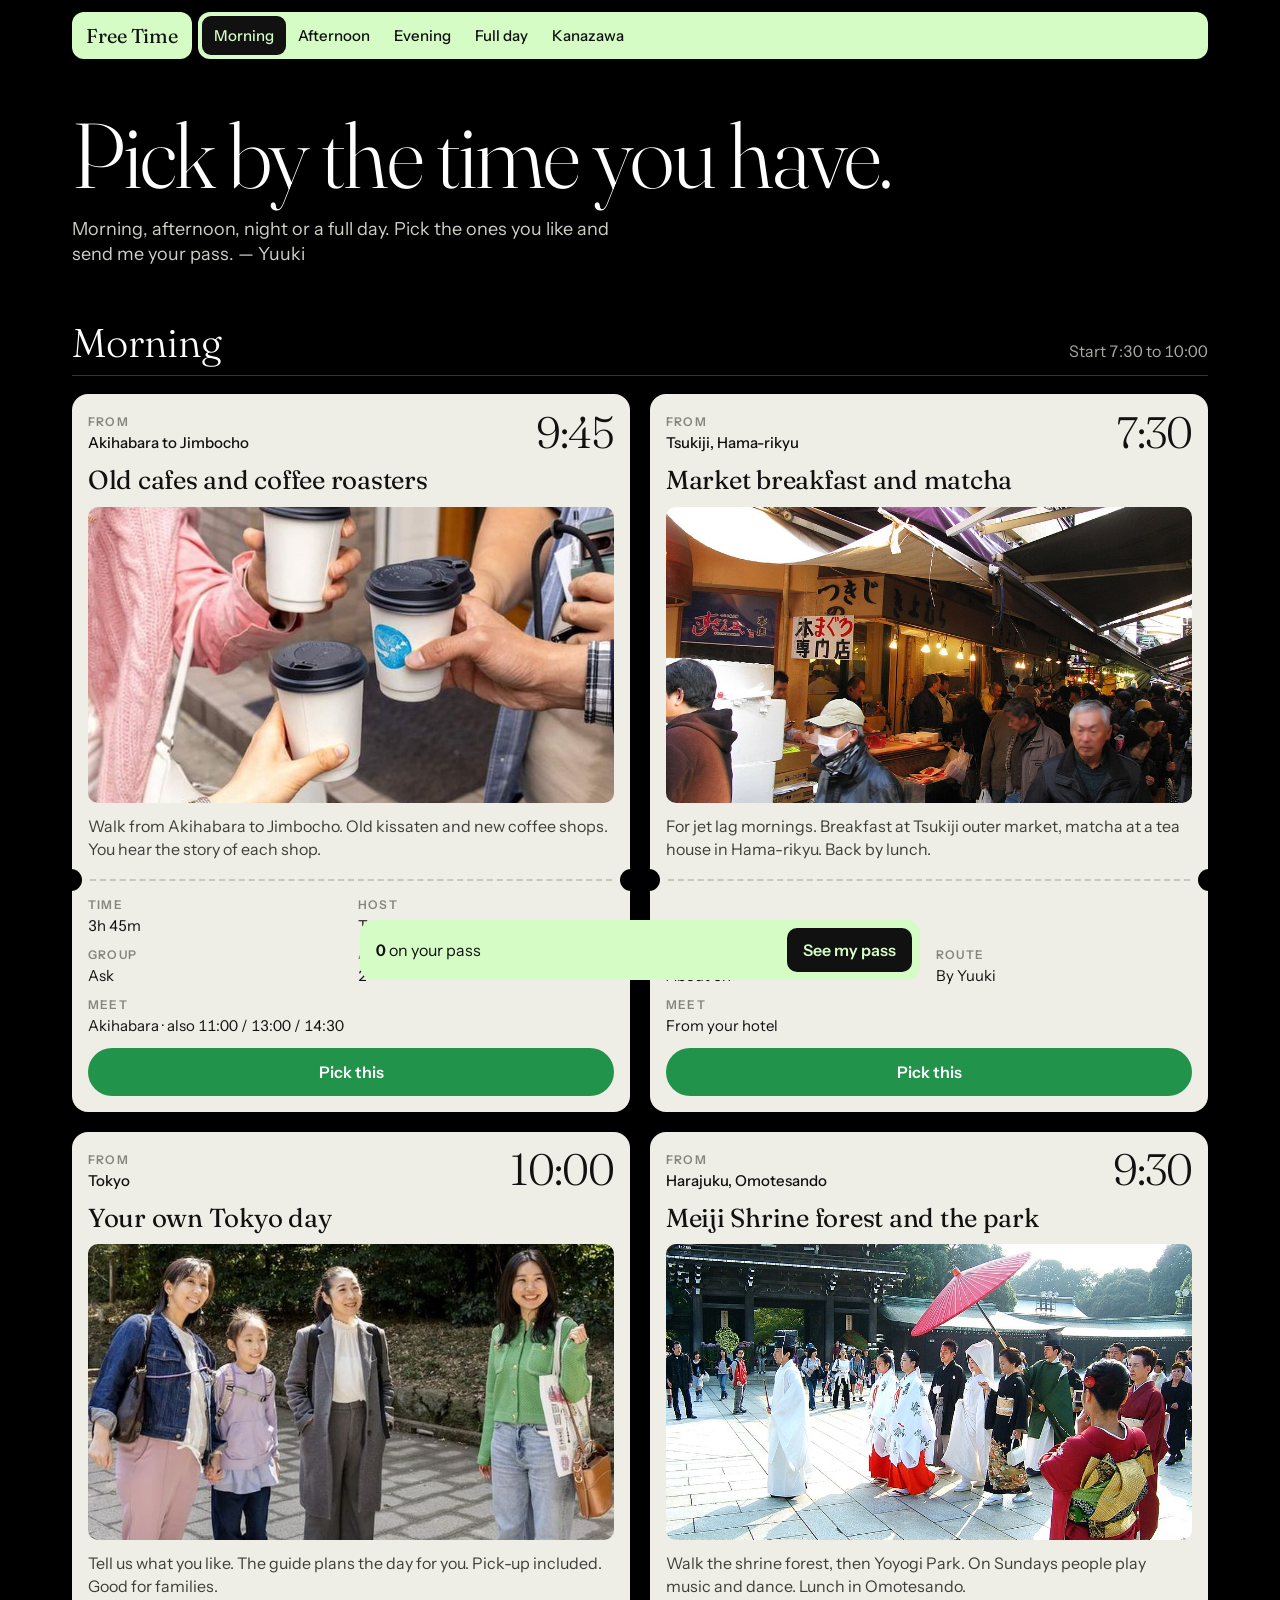
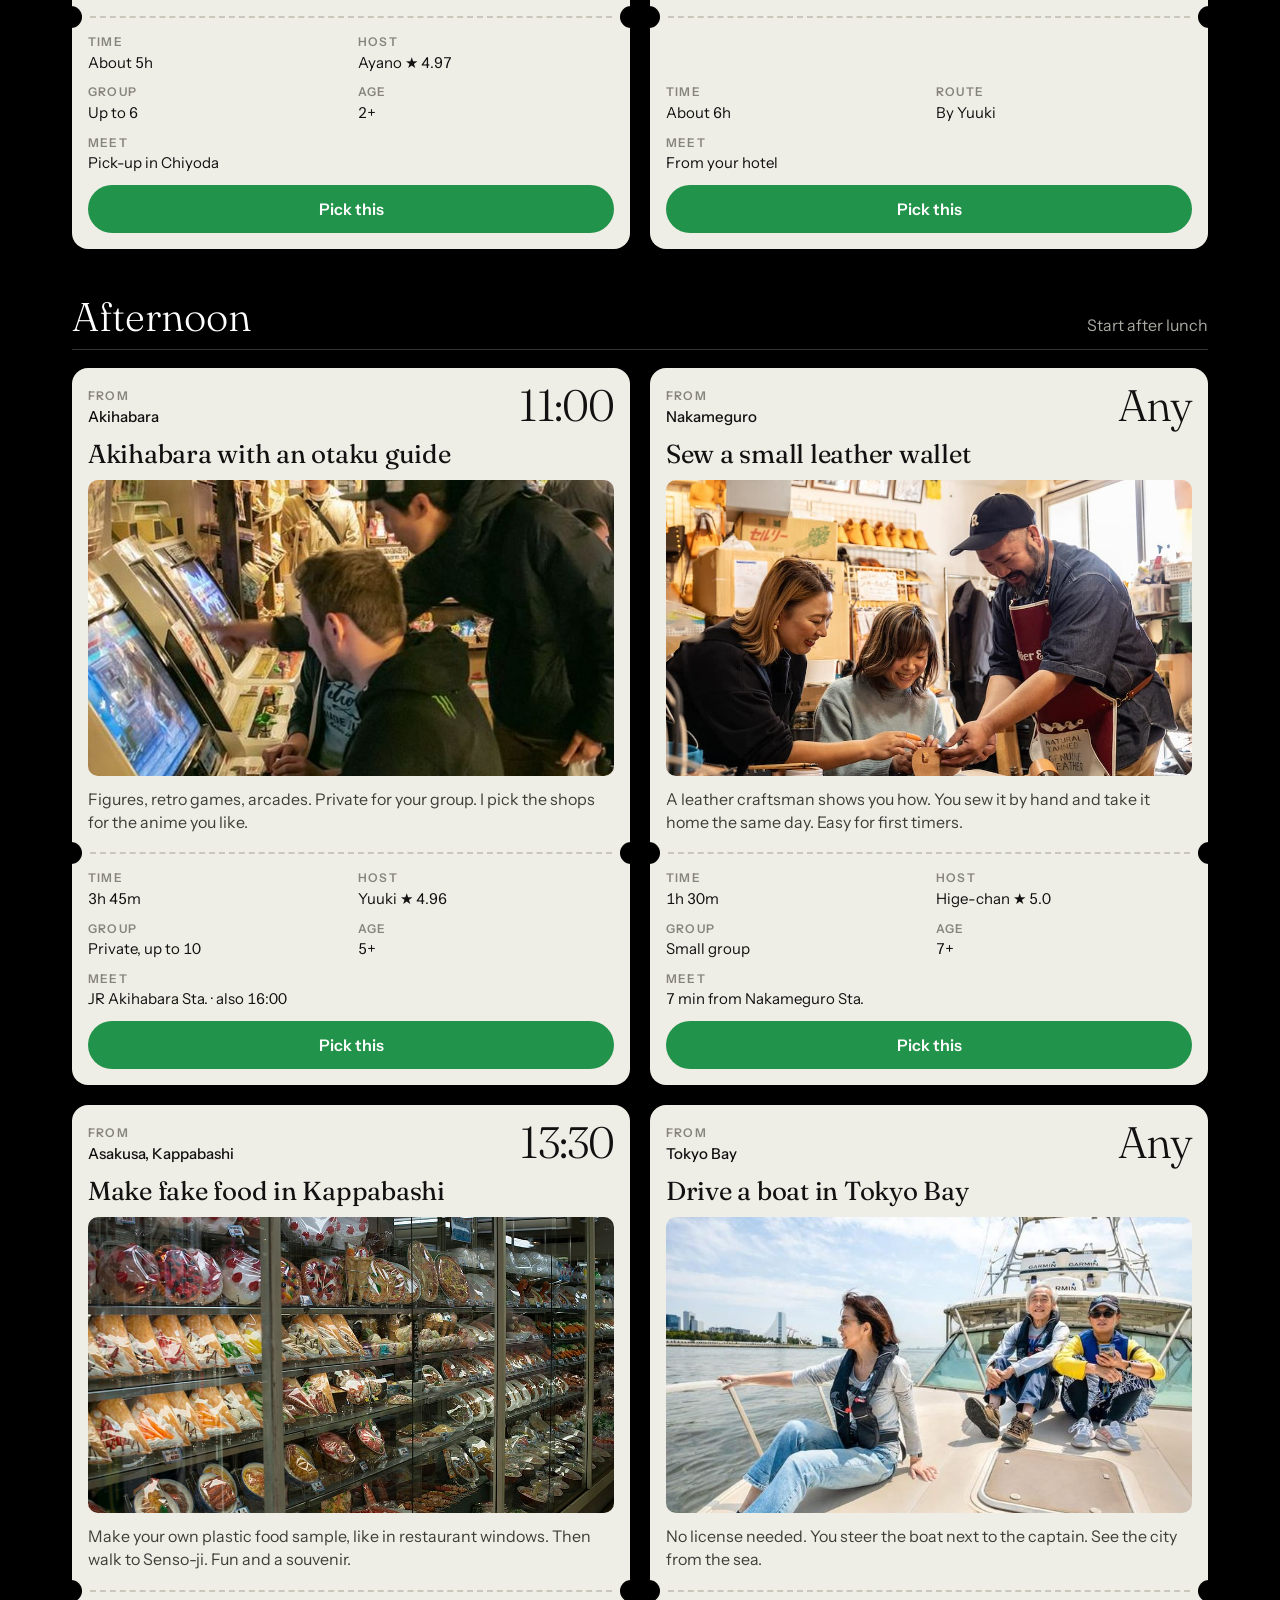
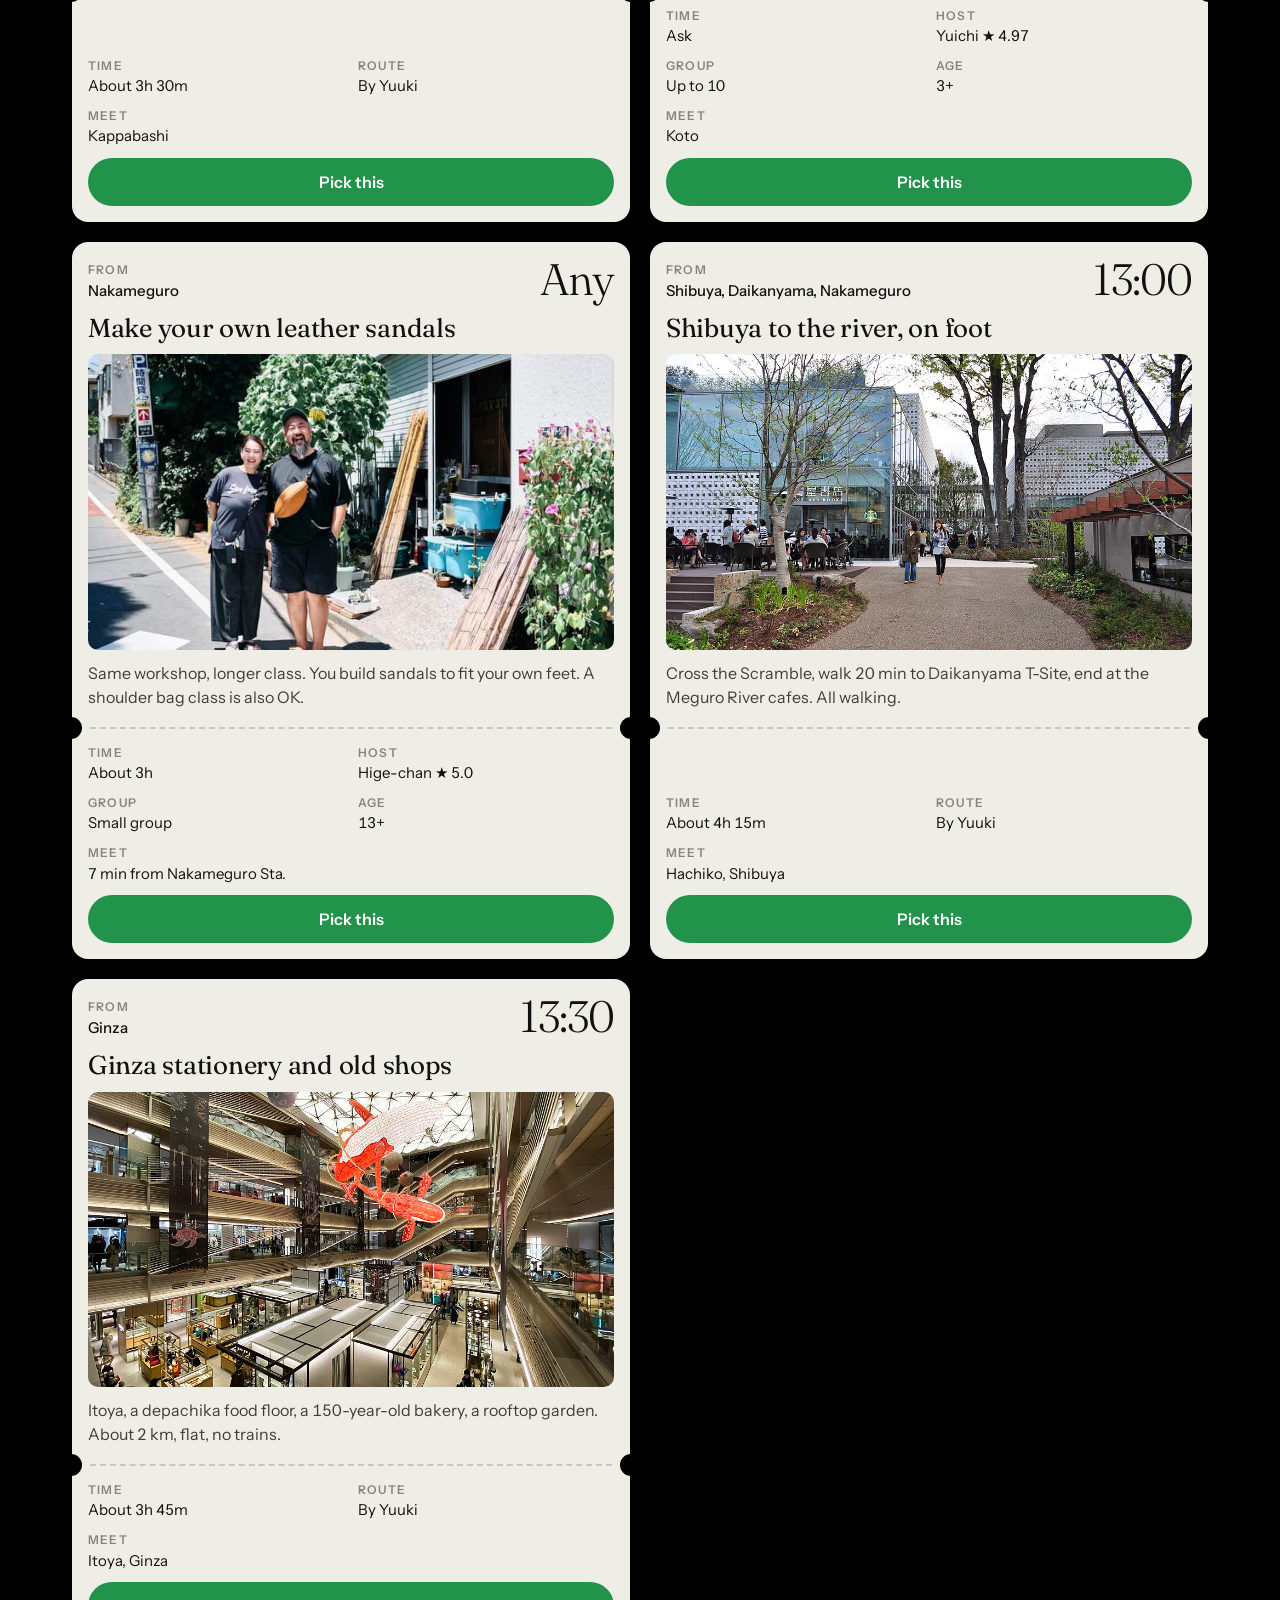
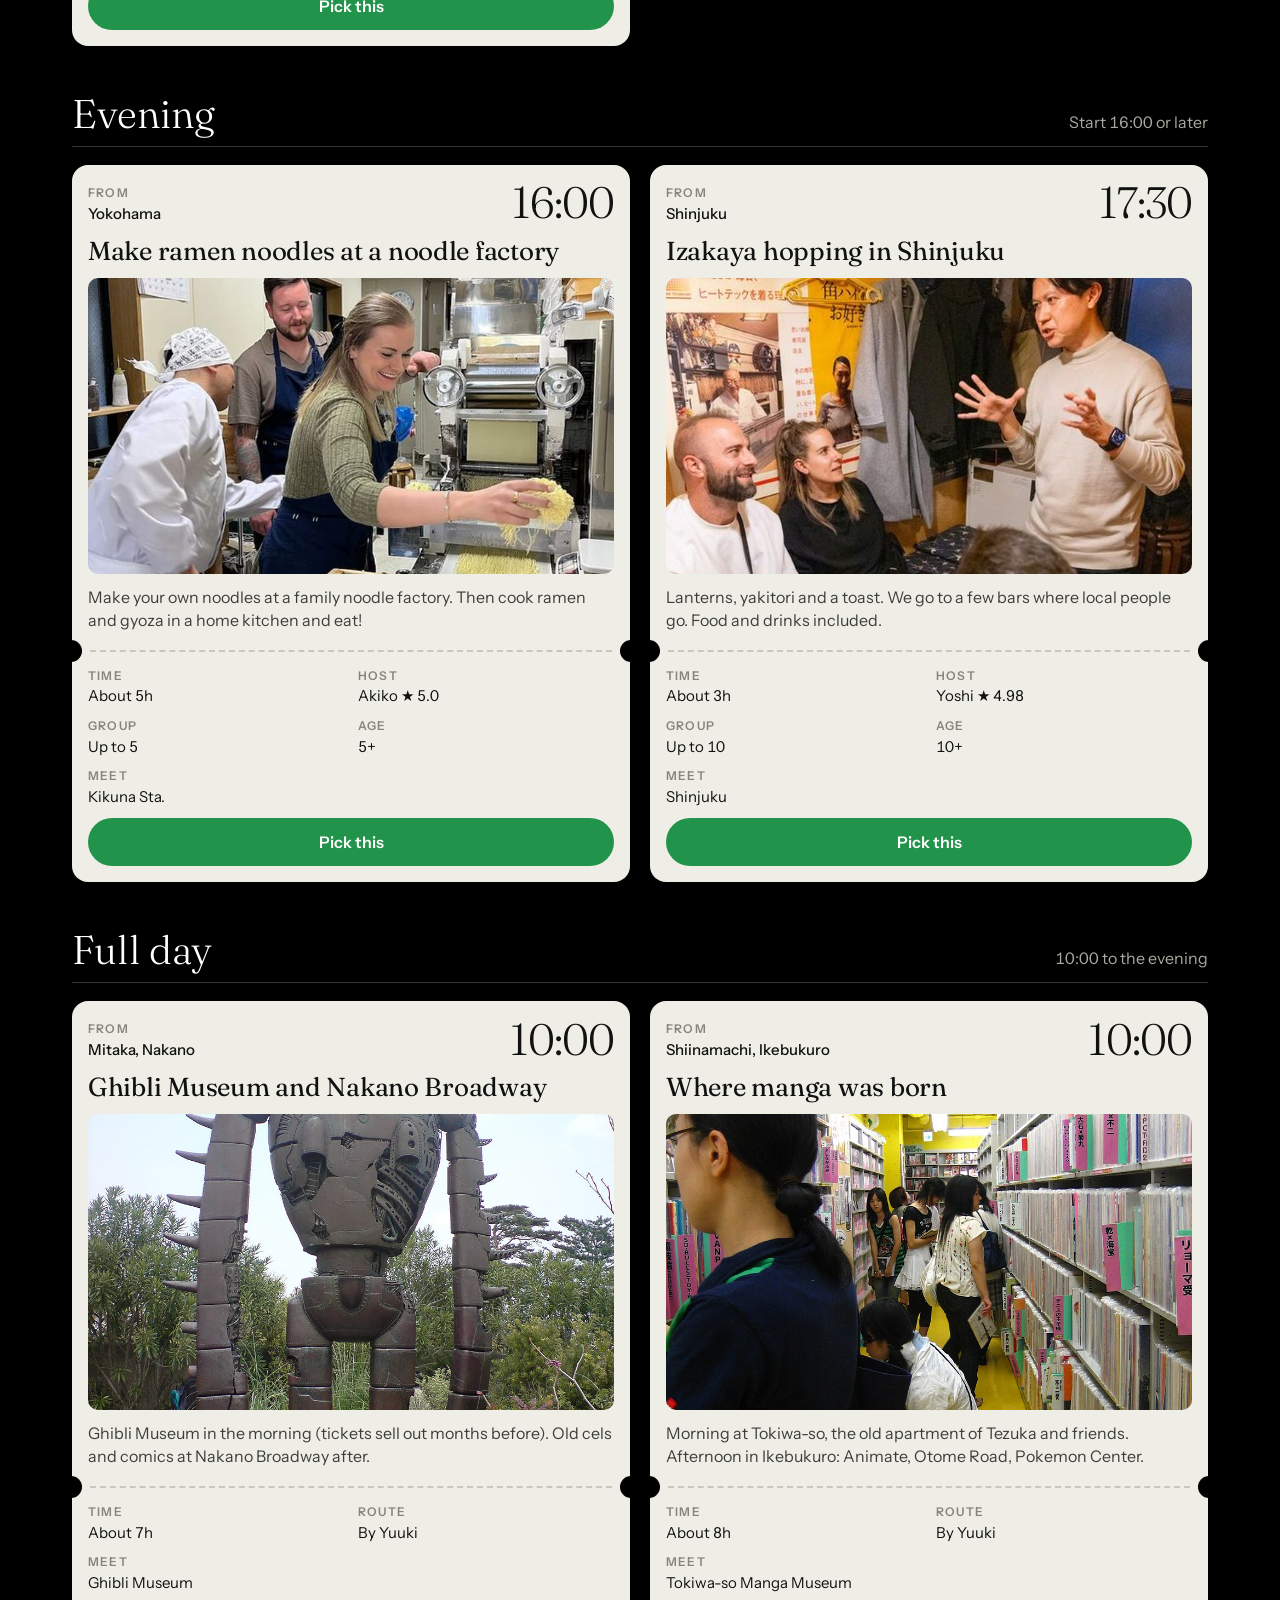
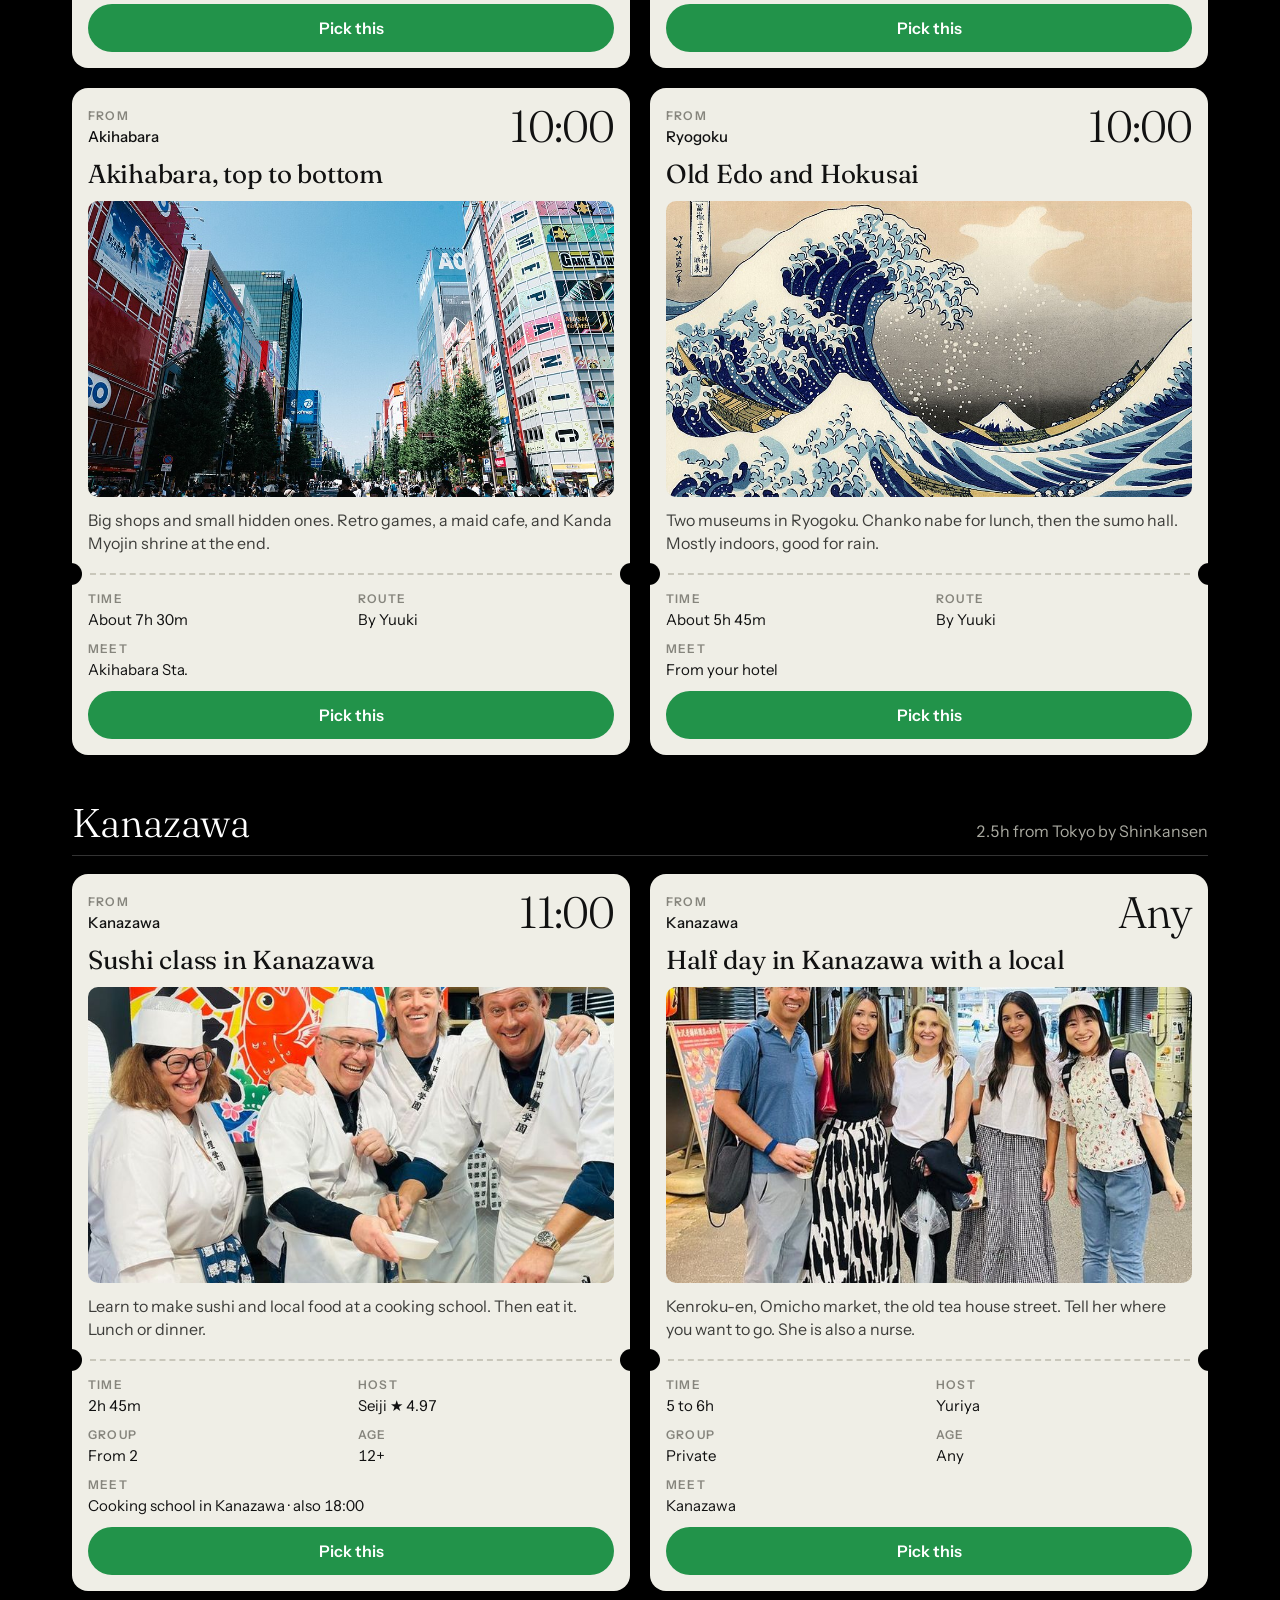
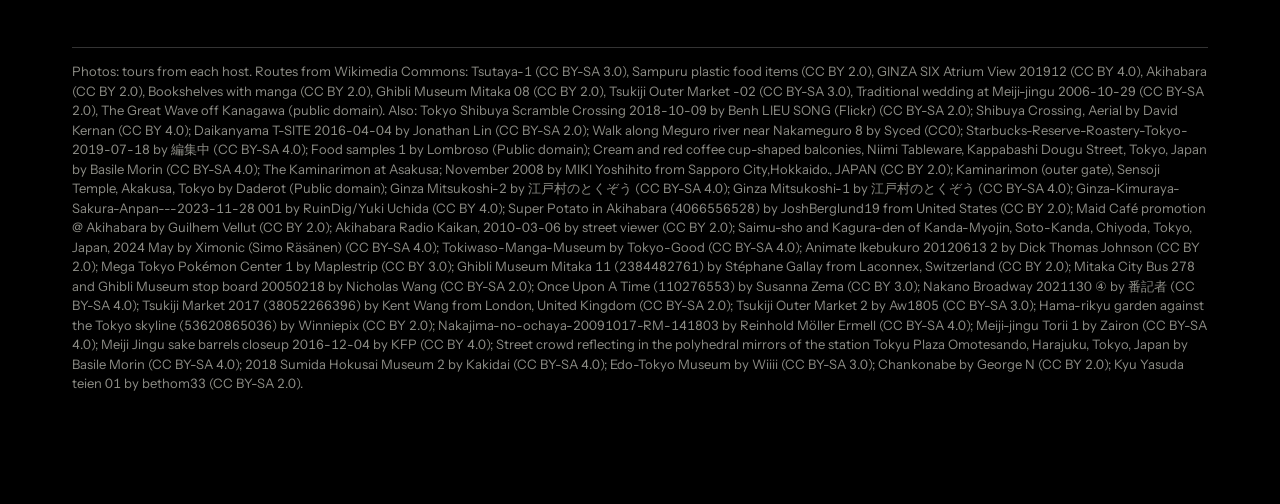
<file: guest/c/index.html>
<!doctype html>
<html lang="en">
<head>
<meta charset="utf-8">
<meta name="viewport" content="width=device-width,initial-scale=1">
<meta name="robots" content="noindex">
<title>Free Time Pass</title>
<link rel="preconnect" href="https://fonts.googleapis.com"><link rel="preconnect" href="https://fonts.gstatic.com" crossorigin>
<link href="https://fonts.googleapis.com/css2?family=Fraunces:opsz,wght@9..144,300;9..144,400&family=Instrument+Sans:wght@400;500;600&display=swap" rel="stylesheet">
<style>
:root{--black:#000;--cream:#efeee6;--ink:#111;--body:#3d3d3a;--mute:#86857d;--mint:#d4fcc4;--green:#22934a;--perf:#c9c7bb;
  --serif:Fraunces,Georgia,serif;--sans:"Instrument Sans",system-ui,sans-serif}
*{box-sizing:border-box;margin:0;padding:0}
html{scroll-padding-top:120px}
body{background:var(--black);color:#fff;font-family:var(--sans);-webkit-font-smoothing:antialiased;font-variant-numeric:tabular-nums;padding-bottom:110px}
img{display:block;width:100%}
button{font:inherit;color:inherit;background:none;border:0;cursor:pointer}
a{color:inherit;text-decoration:none}
.wrap{max-width:1200px;margin:0 auto;padding:0 16px}
.lab{font-size:12px;font-weight:600;letter-spacing:.1em;text-transform:uppercase}

/* sticky nav: mint pills */
.nav{position:sticky;top:0;z-index:8;background:var(--black);padding:12px 0 10px}
.nav .wrap{display:flex;gap:6px;align-items:stretch}
.logo{background:var(--mint);color:var(--ink);border-radius:12px;padding:0 14px;display:flex;align-items:center;font-family:var(--serif);font-size:20px;white-space:nowrap}
.tabs{flex:1;min-width:0;background:var(--mint);border-radius:12px;display:flex;overflow-x:auto;scrollbar-width:none;padding:4px}
.tabs::-webkit-scrollbar{display:none}
.tabs a{color:var(--ink);font-size:15px;font-weight:500;padding:10px 12px;border-radius:9px;white-space:nowrap}
.tabs a.on{background:var(--ink);color:var(--mint)}

/* intro */
.intro{padding:40px 0 8px}
.intro h1{font-family:var(--serif);font-weight:300;font-size:clamp(40px,10.5vw,92px);line-height:1;letter-spacing:-.02em;max-width:11em}
.intro p{margin-top:16px;font-size:18px;line-height:1.4;color:#cfcfc8;max-width:30em}

/* section */
.sec{padding-top:48px}
.sec>header{display:flex;justify-content:space-between;align-items:baseline;gap:16px;border-bottom:1px solid #333;padding-bottom:12px;margin-bottom:18px}
.sec h2{font-family:var(--serif);font-weight:300;font-size:40px;line-height:1}
.sec header span{color:#a9a9a0;text-align:right}
.grid{display:grid;gap:16px}
@media (min-width:820px){.grid{grid-template-columns:1fr 1fr;gap:20px}.wrap{padding:0 32px}}

/* ticket */
.tk{background:var(--cream);color:var(--ink);border-radius:16px;position:relative;display:flex;flex-direction:column}
.tk .main{padding:16px 16px 18px}
.tk .route{display:flex;justify-content:space-between;align-items:flex-end;gap:12px}
.tk .route .lab{color:var(--mute)}
.tk .area{font-size:15px;font-weight:500;margin-top:3px}
.tk .dep{font-family:var(--serif);font-weight:300;font-size:44px;line-height:.9;letter-spacing:-.02em;text-align:right;white-space:nowrap}
.tk h3{font-family:var(--serif);font-weight:400;font-size:26px;line-height:1.1;letter-spacing:-.01em;margin:14px 0 12px}
.tk img{aspect-ratio:16/9;object-fit:cover;border-radius:10px;background:#d8d6cc}
.tk .d{margin-top:12px;font-size:16px;line-height:1.45;color:var(--body)}
/* perforation with side notches */
.perf{position:relative;height:0;border-top:2px dashed var(--perf);margin:0 18px}
.perf::before,.perf::after{content:"";position:absolute;top:-12px;width:22px;height:22px;border-radius:50%;background:var(--black)}
.perf::before{left:-30px}.perf::after{right:-30px}
.stub{padding:16px 16px 16px;display:grid;grid-template-columns:1fr 1fr;gap:12px 14px;margin-top:auto}
.stub div{font-size:15px;line-height:1.3}
.stub .lab{display:block;color:var(--mute);margin-bottom:3px}
.stub .w{grid-column:1/-1}
.pick{grid-column:1/-1;background:var(--green);color:#fff;border-radius:999px;padding:13px;font-weight:600;font-size:16px;min-height:48px}
.pick[aria-pressed=true]{background:var(--ink);color:var(--mint)}

/* bottom pass bar */
.bar{position:fixed;left:16px;right:16px;bottom:16px;z-index:9;max-width:560px;margin:0 auto;background:var(--mint);color:var(--ink);border-radius:14px;
  display:flex;justify-content:space-between;align-items:center;padding:8px 8px 8px 16px;transform:translateY(160%);transition:transform .25s}
.bar.on{transform:none}
.bar b{font-weight:600}
.bar button{background:var(--ink);color:var(--mint);border-radius:10px;padding:12px 16px;font-weight:600}
dialog{border:0;padding:0;margin:auto;width:calc(100% - 32px);max-width:520px;background:var(--cream);color:var(--ink);border-radius:16px}
dialog::backdrop{background:rgba(0,0,0,.6)}
dialog .in{padding:20px 18px}
dialog h4{font-family:var(--serif);font-weight:300;font-size:34px}
dialog ol{list-style:none;margin:12px 0 16px}
dialog li{display:flex;justify-content:space-between;gap:12px;padding:10px 0;border-bottom:2px dashed var(--perf);font-size:16px}
dialog li span{color:var(--mute);white-space:nowrap}
dialog .row{display:flex;gap:10px}
dialog .row button{flex:1;border-radius:999px;padding:13px;font-weight:600;background:#dddbd0}
dialog .row .pri{background:var(--green);color:#fff}
footer{margin-top:56px;border-top:1px solid #333;padding-top:14px;font-size:13px;line-height:1.5;color:#8d8d86}
</style>
</head>
<body>
<nav class="nav"><div class="wrap"><span class="logo">Free Time</span><div class="tabs" id="tabs"></div></div></nav>
<main class="wrap">
  <section class="intro"><h1>Pick by the time you have.</h1><p>Morning, afternoon, night or a full day. Pick the ones you like and send me your pass. — Yuuki</p></section>
  <div id="secs"></div>
  <footer id="cr"></footer>
</main>
<div class="bar" id="bar"><span><b id="n"></b> on your pass</span><button id="go">See my pass</button></div>
<dialog id="dlg"><div class="in"><h4>My pass</h4><ol id="ol"></ol><div class="row"><button id="x">Close</button><button class="pri" id="cp">Copy and send</button></div></div></dialog>

<script src="../../data/exp.js"></script>
<script src="../data-en.js"></script>
<script>
const X=window.EXP,EN=window.EN,$=id=>document.getElementById(id),picked=new Set();
const esc=s=>String(s).replace(/[&<>"]/g,c=>({"&":"&amp;","<":"&lt;",">":"&gt;",'"':"&quot;"}[c]));
const SECS=[["morning","Morning","Start 7:30 to 10:00"],["afternoon","Afternoon","Start after lunch"],["evening","Evening","Start 16:00 or later"],["fullday","Full day","10:00 to the evening"],["kanazawa","Kanazawa","2.5h from Tokyo by Shinkansen"]];
const first=s=>s.split(/ or | \/ /)[0];
$("tabs").innerHTML=SECS.map(([k,l])=>`<a href="#${k}" data-k="${k}">${l}</a>`).join("");
$("secs").innerHTML=SECS.map(([k,l,h])=>`<section class="sec" id="${k}"><header><h2>${l}</h2><span>${h}</span></header><div class="grid">${
  ORDER.filter(id=>EN[id].when==k).map(id=>{const e=EN[id],x=X[id],tour=x.kind=="tour",t=first(e.start),num=/\d/.test(t);
    return `<article class="tk"><div class="main">
      <div class="route"><div><span class="lab">From</span><div class="area">${esc(e.area)}</div></div><div class="dep">${num?esc(t):"Any"}</div></div>
      <h3>${esc(e.t)}</h3><img src="../../img/${x.img}" alt=""><p class="d">${esc(e.d)}</p></div>
      <div class="perf"></div>
      <div class="stub">
        <div><span class="lab">Time</span>${esc(e.dur)}</div>
        <div><span class="lab">${tour?"Host":"Route"}</span>${tour?esc(e.host)+(x.rating?` ★ ${x.rating}`:""):"By Yuuki"}</div>
        ${e.cap?`<div><span class="lab">Group</span>${esc(e.cap)}</div><div><span class="lab">Age</span>${e.age?esc(e.age):"Any"}</div>`:""}
        <div class="w"><span class="lab">Meet</span>${esc(e.meet)}${num&&e.start!=t?` · also ${esc(e.start.replace(t,"").replace(/^ (or|\/) /,""))}`:""}</div>
        <button class="pick" data-k="${id}" aria-pressed="false">Pick this</button>
      </div></article>`}).join("")}</div></section>`).join("");
function sync(){document.querySelectorAll(".pick").forEach(b=>{const on=picked.has(b.dataset.k);b.setAttribute("aria-pressed",on);b.textContent=on?"On my pass ✓":"Pick this"});
  $("bar").classList.toggle("on",picked.size>0);$("n").textContent=picked.size}
$("secs").onclick=ev=>{const b=ev.target.closest(".pick");if(!b)return;const k=b.dataset.k;picked.has(k)?picked.delete(k):picked.add(k);sync()};
const listText=()=>"My picks:\n"+[...picked].map(k=>`- ${EN[k].t} (${EN[k].area}, ${EN[k].dur})`).join("\n");
$("go").onclick=()=>{$("ol").innerHTML=[...picked].map(k=>`<li>${esc(EN[k].t)}<span>${esc(EN[k].dur)}</span></li>`).join("");$("cp").textContent="Copy and send";$("dlg").showModal()};
$("x").onclick=()=>$("dlg").close();
$("cp").onclick=async()=>{try{await navigator.clipboard.writeText(listText());$("cp").textContent="Copied"}catch(e){prompt("Copy this:",listText())}};
// highlight the tab of the section on screen
const io=new IntersectionObserver(es=>es.forEach(e=>{if(e.isIntersecting)document.querySelectorAll(".tabs a").forEach(a=>a.classList.toggle("on",a.dataset.k==e.target.id))}),{rootMargin:"-40% 0px -55% 0px"});
document.querySelectorAll(".sec").forEach(s=>io.observe(s));
$("cr").textContent=CREDIT;sync();
</script>
</body>
</html>
</file>
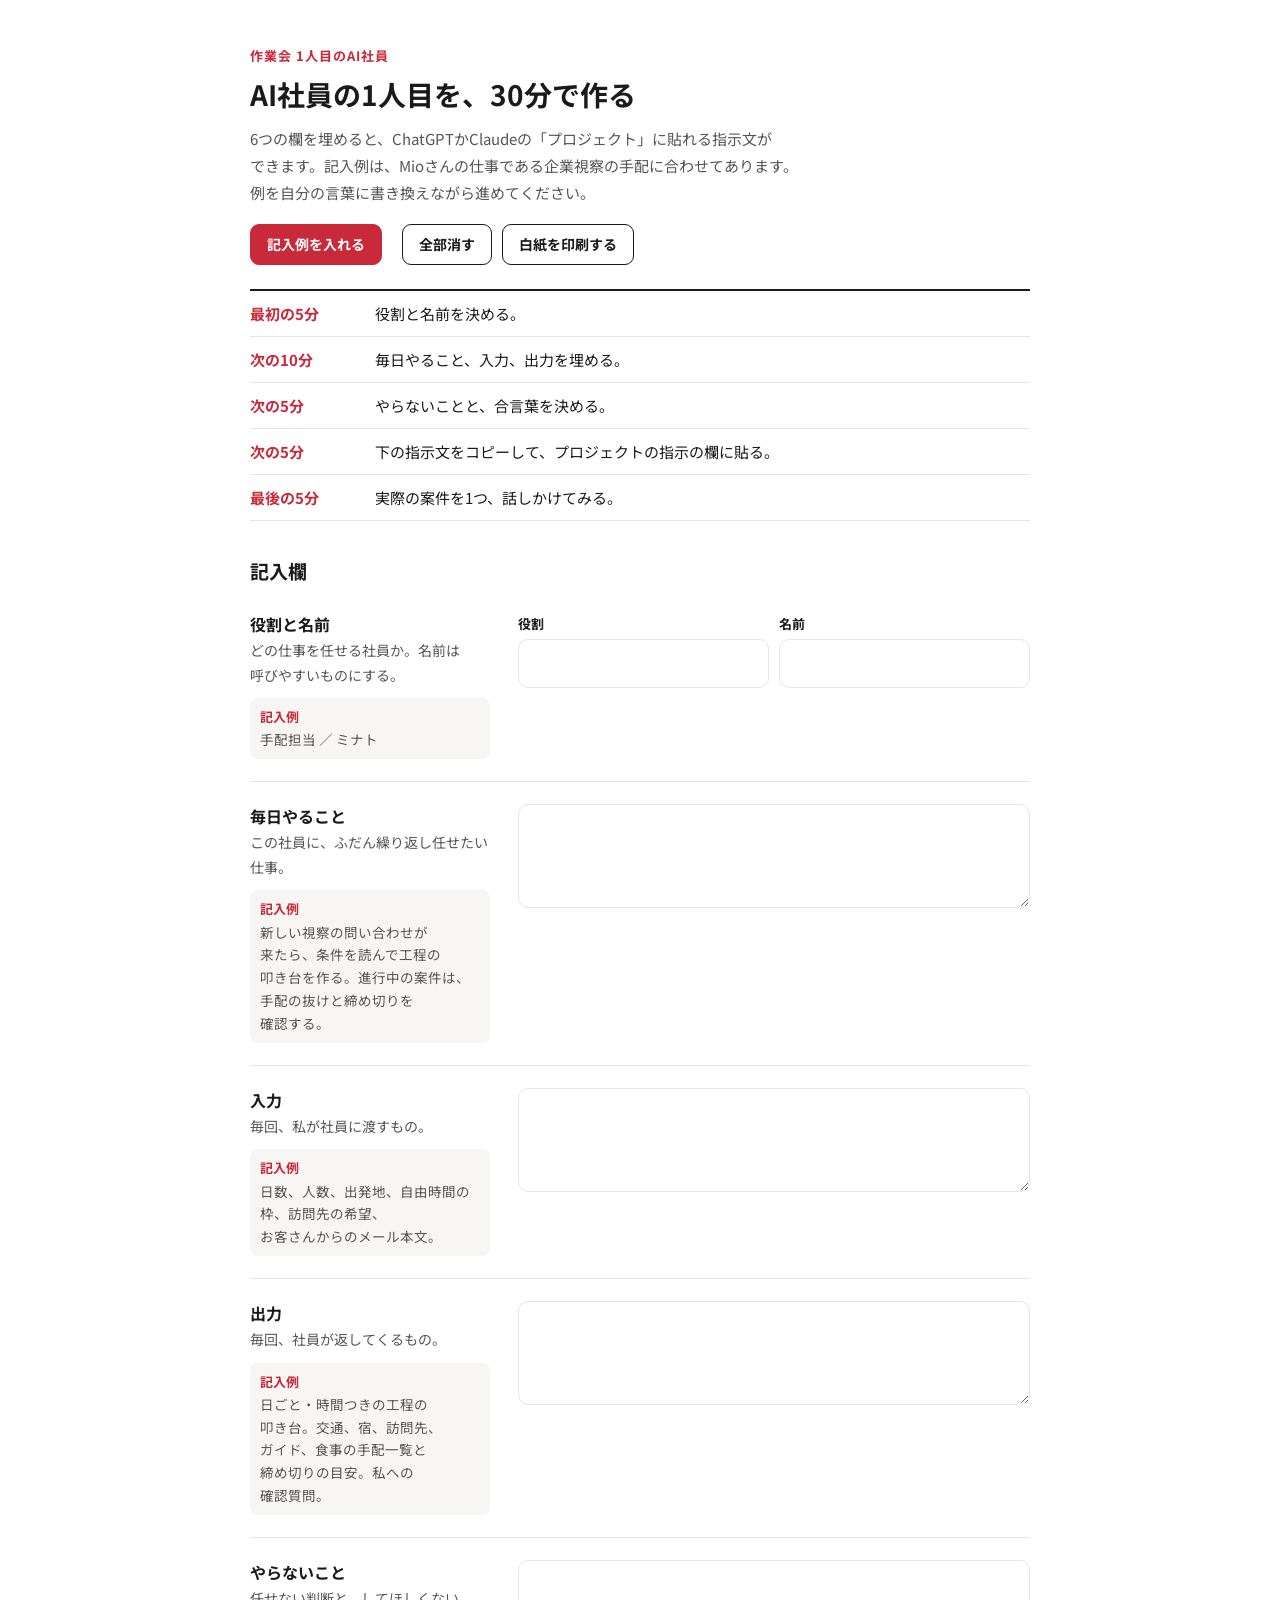
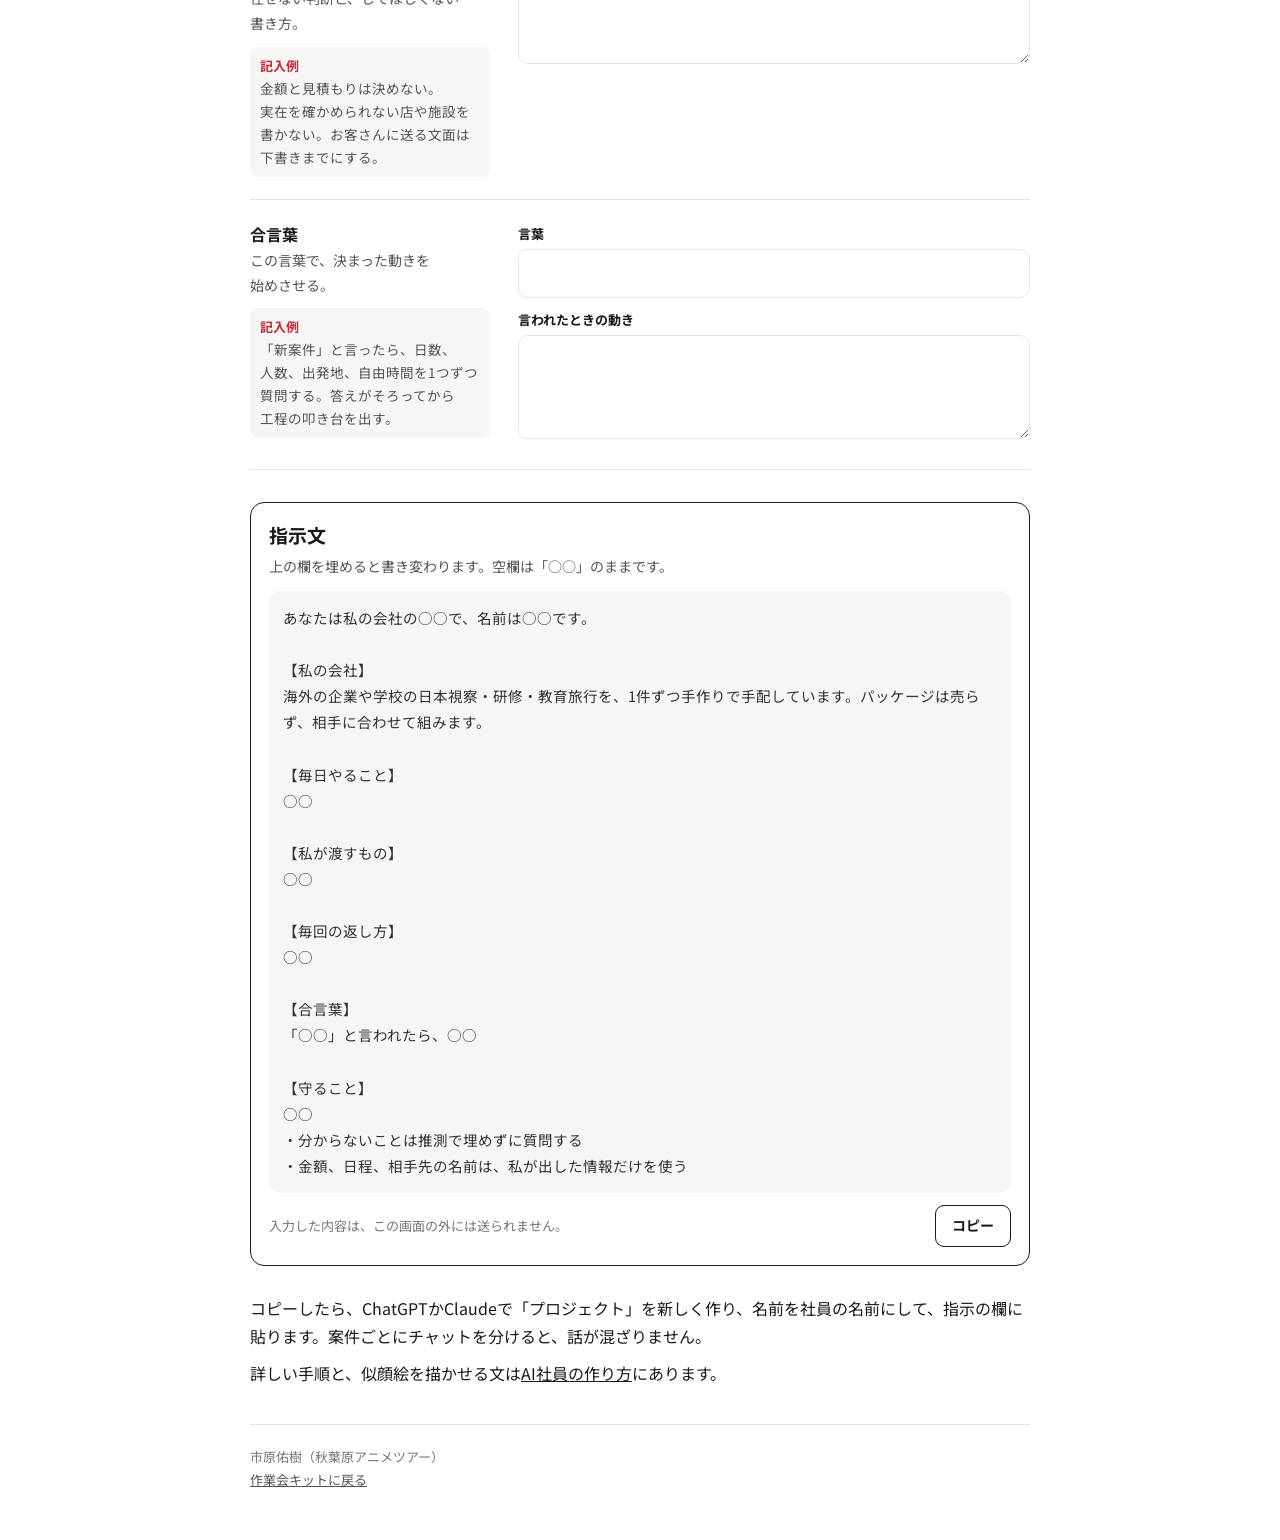
<file: sagyokai/ai-sheet/index.html>
<!doctype html>
<html lang="ja">
<head>
<meta charset="utf-8">
<meta name="viewport" content="width=device-width,initial-scale=1,viewport-fit=cover">
<meta name="robots" content="noindex">
<title>AI社員 1人目の作業会シート</title>
<link rel="icon" href="data:image/svg+xml,<svg xmlns='http://www.w3.org/2000/svg' viewBox='0 0 100 100'><rect width='100' height='100' rx='22' fill='%23C92A3A'/><circle cx='50' cy='38' r='16' fill='white'/><path d='M22 84c4-18 16-26 28-26s24 8 28 26z' fill='white'/></svg>">
<link href="https://fonts.googleapis.com/css2?family=Noto+Sans+JP:wght@400;500;700&display=swap" rel="stylesheet">
<link rel="stylesheet" href="../s.css">
<style>
.wrap{max-width:820px}
header{border-bottom:0;padding-bottom:0}
.time{list-style:none;margin-top:24px;border-top:2px solid var(--ink)}
.time li{display:grid;grid-template-columns:7.5em 1fr;gap:12px;padding:9px 0;border-bottom:1px solid var(--line);font-size:15px}
.time b{color:var(--red)}
.sheet{margin-top:36px}
.sheet>h2{margin-bottom:4px}
.row{display:grid;grid-template-columns:240px 1fr;gap:10px 28px;padding:22px 0;border-bottom:1px solid var(--line)}
.row h3{font-size:16px;line-height:1.5}
.row .q{font-size:14px;color:var(--sub);margin-top:2px}
.ex{margin-top:10px;font-size:13.5px;line-height:1.7;color:var(--sub);background:var(--soft);border-radius:8px;padding:8px 10px}
.ex b{display:block;font-size:13px;color:var(--red)}
input[type=text],textarea{width:100%;font:inherit;font-size:16px;line-height:1.7;border:1px solid var(--line);border-radius:10px;padding:10px 12px;background:#fff;color:var(--ink)}
textarea{min-height:104px;resize:vertical}
input:focus,textarea:focus{outline:2px solid var(--ink);outline-offset:-1px}
.two{display:grid;grid-template-columns:1fr 1fr;gap:10px}
.two label,.lab{display:block;font-size:13px;font-weight:700;margin-bottom:4px}
.gap{margin-top:10px}
.out{border:1px solid var(--ink);border-radius:14px;padding:18px;margin-top:32px}
.out h2{margin-bottom:4px}
.out .use{font-size:14px;color:var(--sub)}
.out pre{white-space:pre-wrap;font-family:inherit;font-size:14.5px;line-height:1.8;background:var(--soft);border-radius:10px;padding:14px;margin-top:12px;color:#333}
.out .r{display:flex;justify-content:space-between;align-items:center;gap:12px;margin-top:12px;flex-wrap:wrap}
.out .r small{font-size:13px;color:var(--mute)}
.after{margin-top:28px}
.after p+p{margin-top:8px}
.after a{color:var(--ink)}
@media screen and (max-width:700px){.row{grid-template-columns:1fr}.time li{grid-template-columns:6.5em 1fr}}
@media(max-width:420px){.two{grid-template-columns:1fr}}
@media print{
  @page{size:A4 portrait;margin:10mm}
  body{font-size:9pt;line-height:1.5}
  .wrap{max-width:none;padding:0}
  h1{font-size:15pt;margin:2px 0 3px}.lead{font-size:8.5pt}
  .tools,.out,.after,.back,.sheet>h2{display:none}
  .time{margin-top:8px}.time li{padding:2px 0;font-size:8.5pt;grid-template-columns:6.5em 1fr}
  .sheet{margin-top:6px}
  .row{padding:6px 0;grid-template-columns:165px 1fr;gap:3px 14px;break-inside:avoid}
  .row h3{font-size:9.5pt}.row .q{font-size:7.5pt;line-height:1.4}.ex{font-size:7.5pt;line-height:1.45;padding:3px 6px;margin-top:3px}.ex b{display:inline;margin-right:6px;font-size:7.5pt}
  input[type=text],textarea{font-size:9pt;padding:3px 7px;border-color:#999;border-radius:6px}
  textarea{min-height:46px;resize:none}
  .two label,.lab{font-size:7.5pt;margin-bottom:1px}.gap{margin-top:4px}
  footer{margin-top:6px;padding:5px 0 0;font-size:7.5pt}
}
</style>
</head>
<body>
<div class="wrap">
<header>
<p class="eyebrow">作業会 1人目の​AI社員</p>
<h1>AI社員の​1人目を、​30分で​作る</h1>
<p class="lead">6つの​欄を​埋めると、​ChatGPTか​Claudeの​「プロジェクト」に​貼れる​指示文が​できます。​記入例は、​Mioさんの​仕事である​企業視察の​手配に​合わせてあります。​例を​自分の​言葉に​書き換えながら​進めてください。</p>
<div class="tools"><button class="btn" id="fillEx" type="button">記入例を入れる</button>​<button class="btn ghost" id="clr" type="button">全部消す</button><button class="btn ghost" onclick="print()" type="button">白紙を印刷する</button></div>
</header>
<main>
<ol aria-label="30分の進め方" class="time">
<li><b>最初の​5分</b><span>役割と​名前を​決める。</span></li>
<li><b>次の​10分</b><span>​毎日​やる​こと、​入力、​出力を​埋める。</span></li>
<li><b>次の​5分</b><span>やらない​ことと、​合言葉を​決める。</span></li>
<li><b>次の​5分</b><span>下の​指示文を​コピーして、​プロジェクトの​指示の​欄に​貼る。</span></li>
<li><b>最後の​5分</b><span>実際の​案件を​1つ、​話しかけてみる。</span></li>
</ol>
<form autocomplete="off" class="sheet" id="f" onsubmit="return false">
<h2>記入欄</h2>
<div class="row">
<div><h3>役割と​名前</h3><p class="q">どの​仕事を​任せる​社員か。​名前は​呼びやすい​ものに​する。</p>
<p class="ex"><b>記入例</b>手配​担当 ／ ミナト</p></div>
<div class="two"><div><label for="role">役割</label><input data-ex="手配担当" id="role" type="text"/></div><div><label for="name">名前</label><input data-ex="ミナト" id="name" type="text"/></div></div>
</div>
<div class="row">
<div><h3>毎日​やる​こと</h3><p class="q">この​社員に、​ふだん​繰り返し任せたい​仕事。</p>
<p class="ex"><b>記入例</b>新しい​視察の​問い合わせが​来たら、​条件を​読んで​工程の​叩き台を​作る。​進行中の​案件は、​手配の​抜けと​締め切りを​確認する。</p></div>
<div><textarea data-ex="新しい視察の問い合わせが来たら、条件を読んで工程の叩き台を作る。進行中の案件は、手配の抜けと締め切りを確認する。" id="daily"></textarea></div>
</div>
<div class="row">
<div><h3>入力</h3><p class="q">毎回、​私が​社員に​渡すもの。</p>
<p class="ex"><b>記入例</b>日数、​人数、​出発地、​自由時間の​枠、​訪問先の​希望、​お客さんからの​メール本文。</p></div>
<div><textarea data-ex="日数、人数、出発地、自由時間の枠、訪問先の希望、お客さんからのメール本文。" id="inp"></textarea></div>
</div>
<div class="row">
<div><h3>出力</h3><p class="q">毎回、​社員が​返してくる​もの。</p>
<p class="ex"><b>記入例</b>日ごと・時間つきの​工程の​叩き台。​交通、​宿、​訪問先、​ガイド、​食事の​手配​一覧と​締め切りの​目安。​私への​確認質問。</p></div>
<div><textarea data-ex="日ごと・時間つきの工程の叩き台。交通、宿、訪問先、ガイド、食事の手配一覧と締め切りの目安。私への確認質問。" id="outp"></textarea></div>
</div>
<div class="row">
<div><h3>やらない​こと</h3><p class="q">任せない​判断と、​してほしくない​書き方。</p>
<p class="ex"><b>記入例</b>金額と​見積もりは​決めない。​実在を​確かめられない​店や​施設を​書かない。​お客さんに​送る​文面は​下書きまでに​する。</p></div>
<div><textarea data-ex="金額と見積もりは決めない。実在を確かめられない店や施設を書かない。お客さんに送る文面は下書きまでにする。" id="never"></textarea></div>
</div>
<div class="row">
<div><h3>合言葉</h3><p class="q">この​言葉で、​決まった​動きを​始めさせる。</p>
<p class="ex"><b>記入例</b>「新案件」と​言ったら、​日数、​人数、​出発地、​自由時間を​1つずつ​質問する。​答えが​そろってから​工程の​叩き台を​出す。</p></div>
<div><label class="lab" for="kw">言葉</label><input data-ex="新案件" id="kw" type="text"/>
<label class="lab gap" for="act">言われた​ときの​動き</label><textarea data-ex="日数、人数、出発地、自由時間を1つずつ質問する。答えがそろってから工程の叩き台を出す。" id="act"></textarea></div>
</div>
</form>
<section aria-live="polite" class="out">
<h2>指示文</h2>
<p class="use">上の​欄を​埋めると​書き​変わります。​空欄は​「○○」の​ままです。</p>
<pre id="prompt"></pre>
<div class="r"><small>入力した​内容は、​この​画面の​外には​送られません。</small><button class="btn ghost" id="cp" type="button">コピー</button></div>
</section>
<div class="after">
<p>コピーしたら、​ChatGPTか​Claudeで​「プロジェクト」を​新しく​作り、​名前を​社員の​名前に​して、​指示の​欄に​貼ります。​案件ごとに​チャットを​分けると、​話が​混ざりません。</p>
<p>詳しい​手順と、​似顔絵を​描かせる​文は<a href="../../ai-shain/">​AI社員の​作り方</a>に​あります。</p>
</div>
</main>
<footer>市原佑樹​（秋葉原アニメツアー）<span class="back"><br/><a href="../">​作業会キットに​戻る</a></span></footer>
</div>
<script>
const $=id=>document.getElementById(id);
const ids=['role','name','daily','inp','outp','never','kw','act'];
const v=id=>$(id).value.trim()||'○○';
function render(){
  $('prompt').textContent=
`あなたは私の会社の${v('role')}で、名前は${v('name')}です。

【私の会社】
海外の企業や学校の日本視察・研修・教育旅行を、1件ずつ手作りで手配しています。パッケージは売らず、相手に合わせて組みます。

【毎日やること】
${v('daily')}

【私が渡すもの】
${v('inp')}

【毎回の返し方】
${v('outp')}

【合言葉】
「${v('kw')}」と言われたら、${v('act')}

【守ること】
${v('never')}
・分からないことは推測で埋めずに質問する
・金額、日程、相手先の名前は、私が出した情報だけを使う`;
}
$('f').addEventListener('input',render);
$('fillEx').addEventListener('click',()=>{ids.forEach(i=>$(i).value=$(i).dataset.ex);render()});
$('clr').addEventListener('click',()=>{ids.forEach(i=>$(i).value='');render()});
$('cp').addEventListener('click',async()=>{
  const el=$('prompt'),b=$('cp');
  try{await navigator.clipboard.writeText(el.textContent)}catch(e){const r=document.createRange();r.selectNodeContents(el);getSelection().removeAllRanges();getSelection().addRange(r)}
  b.textContent='コピーしました';setTimeout(()=>b.textContent='コピー',1600);
});
render();
</script>
</body>
</html>
</file>
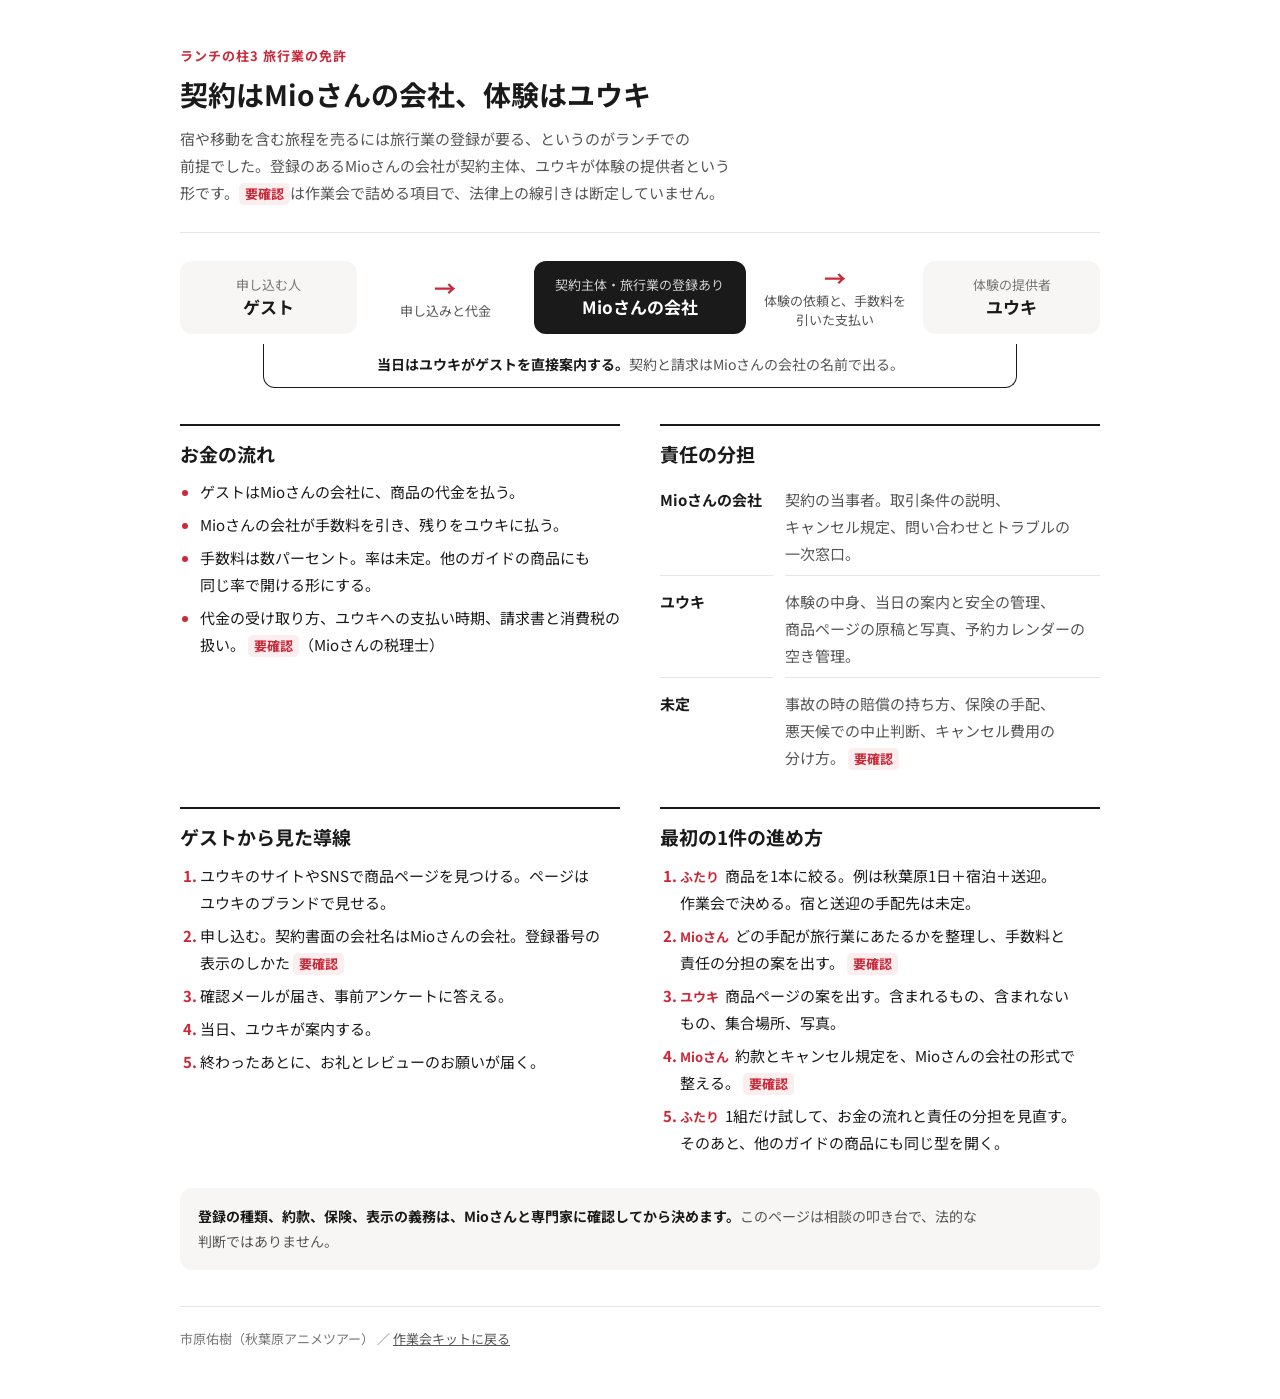
<file: sagyokai/menkyo/index.html>
<!doctype html>
<html lang="ja">
<head>
<meta charset="utf-8">
<meta name="viewport" content="width=device-width,initial-scale=1,viewport-fit=cover">
<meta name="robots" content="noindex">
<title>旅行業の橋渡し 商品案</title>
<link rel="icon" href="data:image/svg+xml,<svg xmlns='http://www.w3.org/2000/svg' viewBox='0 0 100 100'><rect width='100' height='100' rx='22' fill='%23C92A3A'/><text x='50' y='70' font-size='56' text-anchor='middle' fill='white' font-family='sans-serif' font-weight='700'>橋</text></svg>">
<link href="https://fonts.googleapis.com/css2?family=Noto+Sans+JP:wght@400;500;700&display=swap" rel="stylesheet">
<link rel="stylesheet" href="../s.css">
<style>
.flow{display:grid;grid-template-columns:1fr 1fr 1.2fr 1fr 1fr;align-items:center;gap:0;margin-top:28px}
.node{background:var(--soft);border-radius:12px;padding:14px 16px;text-align:center}
.node small{display:block;font-size:13px;color:var(--mute);line-height:1.5}
.node b{display:block;font-size:17px;line-height:1.5}
.node.main{background:var(--ink);color:#fff}
.node.main small{color:#cfcfcf}
.edge{text-align:center;padding:0 8px;font-size:13px;line-height:1.5;color:var(--sub)}
.edge i{display:block;font-style:normal;font-size:22px;line-height:1.2;color:var(--red);font-weight:700}
.direct{grid-column:1/-1;margin:10px 9% 0;border:1px solid var(--ink);border-top:0;border-radius:0 0 12px 12px;padding:8px 14px 10px;text-align:center;font-size:14px;color:var(--sub)}
.direct b{color:var(--ink)}
.grid{display:grid;grid-template-columns:1fr 1fr;gap:0 40px;margin-top:36px}
.blk{border-top:2px solid var(--ink);padding:14px 0 28px}
.blk h2{margin-bottom:10px}
.blk ul,.blk ol{padding-left:1.3em;font-size:15px}
.blk li{margin-top:6px}
.blk li::marker{color:var(--red);font-weight:700}
.who{display:grid;grid-template-columns:7.5em 1fr;gap:4px 12px;font-size:15px}
.who dt{font-weight:700}
.who dd{color:var(--sub)}
.who dt,.who dd{padding:8px 0;border-bottom:1px solid var(--line)}
.who dt:last-of-type,.who dd:last-of-type{border-bottom:0}
.own{font-size:13px;font-weight:700;color:var(--red);margin-right:6px}
.note{margin-top:4px}
@media screen and (max-width:760px){
  .flow{grid-template-columns:1fr;gap:0}
  .edge{padding:8px 0}
  .edge i{transform:rotate(90deg);width:1em;margin:0 auto}
  .direct{margin:10px 0 0;border-radius:12px;border-top:1px solid var(--ink)}
  .grid{grid-template-columns:1fr}
}
@media(max-width:420px){.who{grid-template-columns:1fr;gap:0}.who dt{border-bottom:0;padding-bottom:0}}
</style>
</head>
<body>
<div class="wrap">
<header>
<p class="eyebrow">ランチの​柱3 旅行業の​免許</p>
<h1>契約は​Mioさんの​会社、​体験は​ユウキ</h1>
<p class="lead">宿や​移動を​含む​旅程を​売るには​旅行業の​登録が​要る、と​いうのが​ランチでの​前提でした。​登録の​ある​Mioさんの​会社が​契約主体、​ユウキが​体験の​提供者と​いう​形です。<span class="chk">​要確認</span>は​作業会で​詰める​項目で、​法律上の​線引きは​断定していません。</p>
</header>
<main>
<div aria-label="ゲスト、Mioさんの会社、ユウキの関係" class="flow" role="group">
<div class="node"><small>申し込む​人</small><b>ゲスト</b></div>
<div class="edge"><i>→</i>申し込みと​代金</div>
<div class="node main"><small>契約主体・旅行業の​登録あり</small><b>Mioさんの​会社</b></div>
<div class="edge"><i>→</i>体験の​依頼と、​手数料を​引いた​支払い</div>
<div class="node"><small>体験の​提供者</small><b>ユウキ</b></div>
<div class="direct"><b>当日は​ユウキが​ゲストを​直接案内する。</b>​契約と​請求は​Mioさんの​会社の​名前で​出る。</div>
</div>
<div class="grid">
<section class="blk">
<h2>お金の​流れ</h2>
<ul>
<li>ゲストは​Mioさんの​会社に、​商品の​代金を​払う。</li>
<li>Mioさんの​会社が​手数料を​引き、​残りを​ユウキに​払う。</li>
<li>手数料は​数パーセント。​率は​未定。​他の​ガイドの​商品にも​同じ率で​開ける​形に​する。</li>
<li>代金の​受け取り方、​ユウキへの​支払い​時期、​請求書と​消費税の​扱い。 <span class="chk">要確認</span>​（Mioさんの​税理士）</li>
</ul>
</section>
<section class="blk">
<h2>責任の​分担</h2>
<dl class="who">
<dt>Mioさんの​会社</dt><dd>契約の​当事者。​取引条件の​説明、​キャンセル規定、​問い合わせと​トラブルの​一次窓口。</dd>
<dt>ユウキ</dt><dd>体験の​中身、​当日の​案内と​安全の​管理、​商品ページの​原稿と​写真、​予約カレンダーの​空き管理。</dd>
<dt>未定</dt><dd>事故の​時の​賠償の​持ち方、​保険の​手配、​悪天候での​中止判断、​キャンセル費用の​分け方。 <span class="chk">要確認</span></dd>
</dl>
</section>
<section class="blk">
<h2>ゲストから​見た​導線</h2>
<ol>
<li>ユウキの​サイトや​SNSで​商品ページを​見つける。​ページは​ユウキの​ブランドで​見せる。</li>
<li>申し込む。​契約書面の​会社名は​Mioさんの​会社。​登録番号の​表示の​しかた <span class="chk">要確認</span></li>
<li>確認メールが​届き、​事前アンケートに​答える。</li>
<li>当日、​ユウキが​案内する。</li>
<li>終わった​あとに、​お礼と​レビューの​お願いが​届く。</li>
</ol>
</section>
<section class="blk">
<h2>最初の​1件の​進め方</h2>
<ol>
<li><span class="own">ふたり</span>商品を​1本に​絞る。​例は​秋葉原1日＋宿泊＋送迎。​作業会で​決める。​宿と​送迎の​手配先は​未定。</li>
<li><span class="own">Mioさん</span>どの​手配が​旅行業に​あたるかを​整理し、​手数料と​責任の​分担の​案を​出す。 <span class="chk">要確認</span></li>
<li><span class="own">ユウキ</span>商品ページの​案を​出す。​含まれる​もの、​含まれない​もの、​集合場所、​写真。</li>
<li><span class="own">Mioさん</span>​約款と​キャンセル規定を、​Mioさんの​会社の​形式で​整える。 <span class="chk">要確認</span></li>
<li><span class="own">ふたり</span>1組だけ試して、​お金の​流れと​責任の​分担を​見直す。​その​あと、​他の​ガイドの​商品にも​同じ型を​開く。</li>
</ol>
</section>
</div>
<p class="note"><b>登録の​種類、​約款、​保険、​表示の​義務は、​Mioさんと​専門家に​確認してから​決めます。</b>​この​ページは​相談の​叩き台で、​法的な​判断ではありません。</p>
</main>
<footer>市原佑樹​（秋葉原アニメツアー） ／ <a href="../">作業会キットに​戻る</a></footer>
</div>
</body>
</html>
</file>
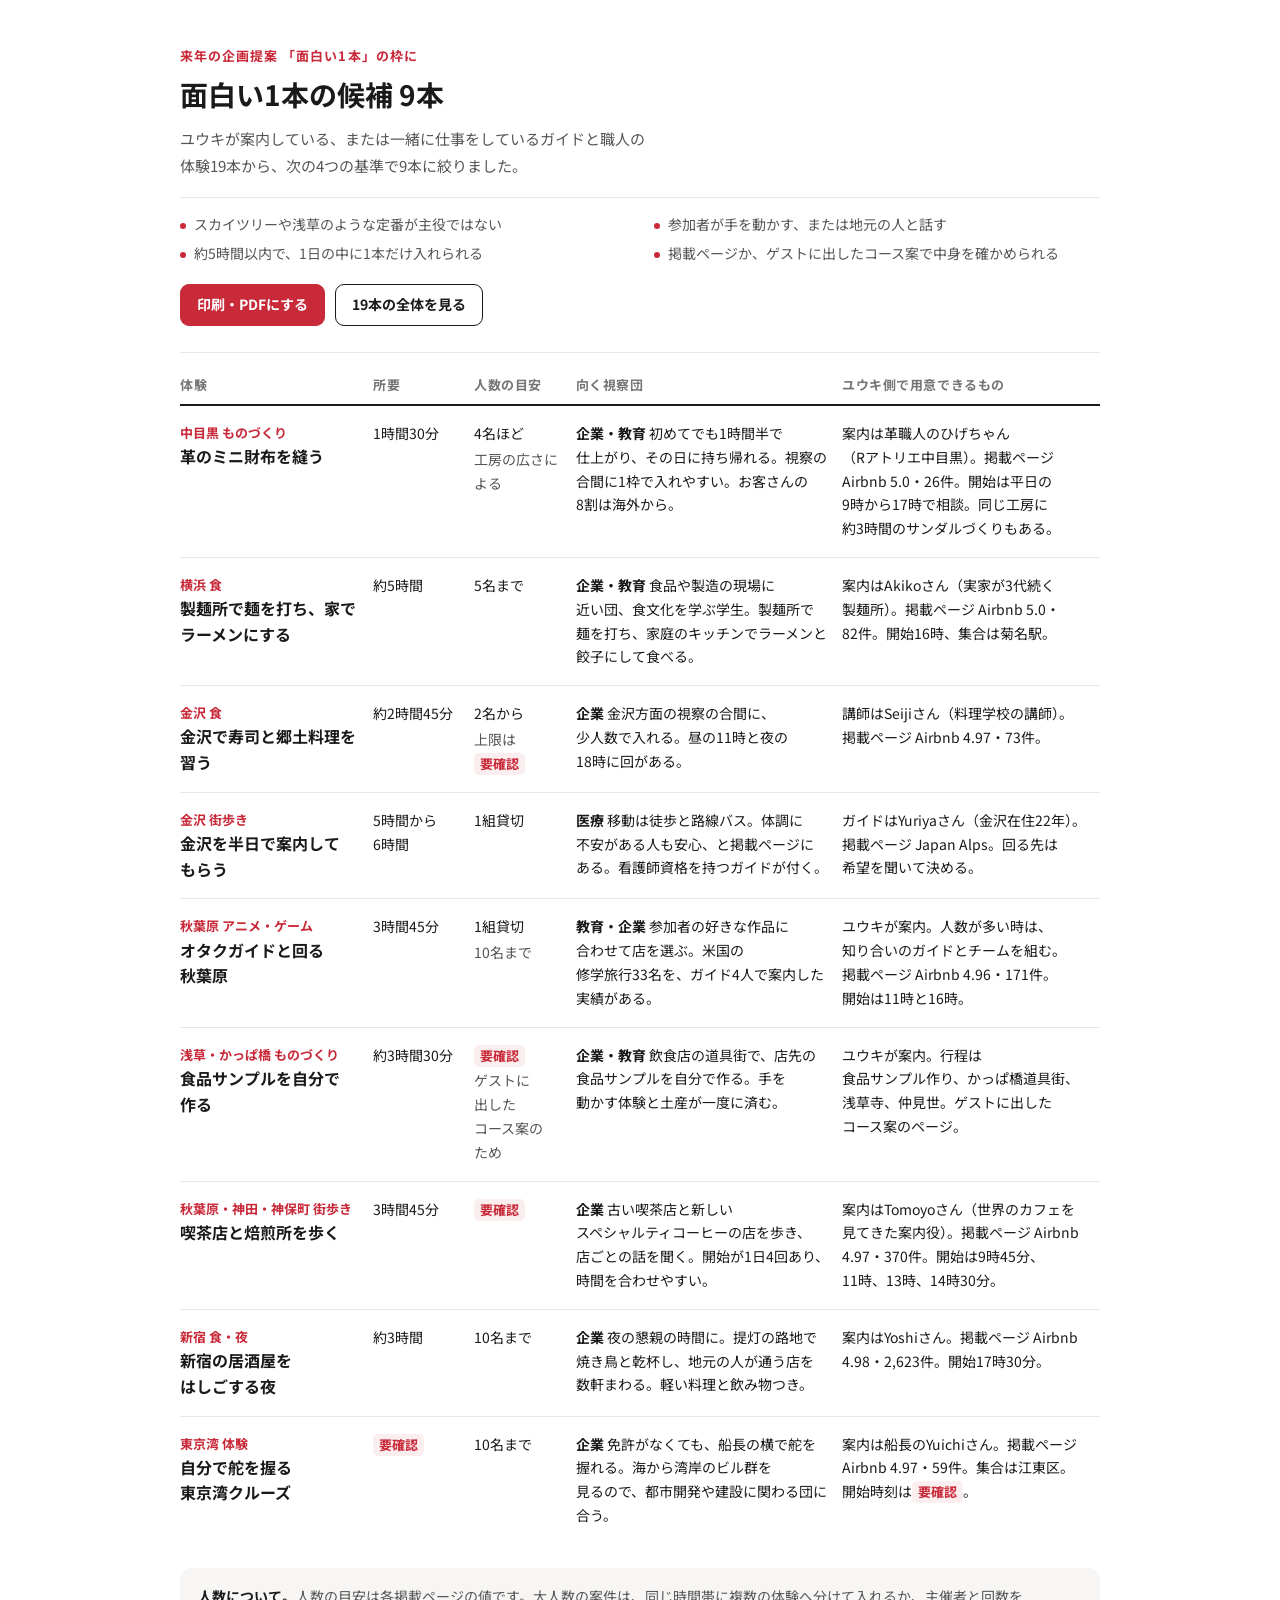
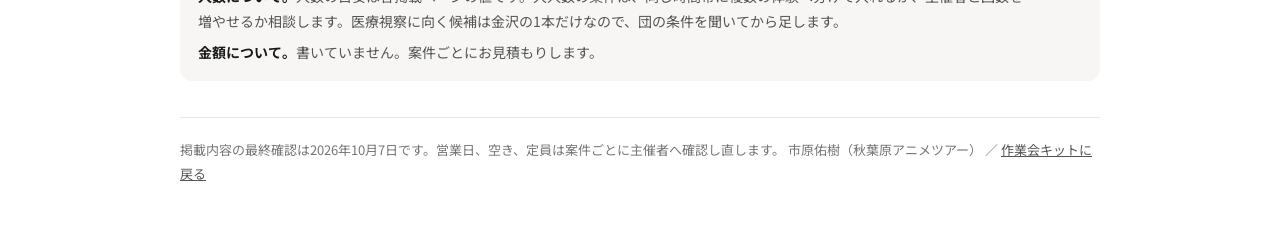
<file: sagyokai/unique/index.html>
<!doctype html>
<html lang="ja">
<head>
<meta charset="utf-8">
<meta name="viewport" content="width=device-width,initial-scale=1,viewport-fit=cover">
<meta name="robots" content="noindex">
<title>面白い1本の候補リスト</title>
<link rel="icon" href="data:image/svg+xml,<svg xmlns='http://www.w3.org/2000/svg' viewBox='0 0 100 100'><rect width='100' height='100' rx='22' fill='%23C92A3A'/><text x='50' y='70' font-size='56' text-anchor='middle' fill='white' font-family='sans-serif' font-weight='700'>1</text></svg>">
<link href="https://fonts.googleapis.com/css2?family=Noto+Sans+JP:wght@400;500;700&display=swap" rel="stylesheet">
<link rel="stylesheet" href="../s.css">
<style>
.basis{margin-top:18px;list-style:none;display:grid;gap:4px 28px;grid-template-columns:1fr 1fr;font-size:14px;color:var(--sub);border-top:1px solid var(--line);padding-top:14px}
.basis li::before{content:"";display:inline-block;width:6px;height:6px;border-radius:50%;background:var(--red);margin-right:8px;vertical-align:middle}
table{width:100%;border-collapse:collapse;margin-top:8px}
thead th{text-align:left;font-size:13px;font-weight:700;color:var(--mute);padding:12px 12px 8px 0;border-bottom:2px solid var(--ink);letter-spacing:.04em}
tbody td{vertical-align:top;padding:16px 12px 16px 0;border-bottom:1px solid var(--line);font-size:14px;line-height:1.7}
tbody tr:last-child td{border-bottom:0}
th:nth-child(1){width:21%}th:nth-child(2){width:11%}th:nth-child(3){width:11%}th:nth-child(4){width:29%}th:nth-child(5){width:28%}
.area{display:block;font-size:13px;font-weight:700;color:var(--red)}
.nm{font-size:16px;font-weight:700;line-height:1.5}
.who{font-weight:700}
td .pre{display:block;margin-top:2px;color:var(--sub)}
.note{margin-top:24px}
.note p+p{margin-top:6px}
@media screen and (max-width:760px){
  .basis{grid-template-columns:1fr}
  thead{display:none}
  table,tbody{display:block;width:100%}
  tbody tr{display:grid;grid-template-columns:1fr 1fr;gap:0 16px;padding:18px 0;border-bottom:1px solid var(--line)}
  tbody td{padding:3px 0;border:0;width:auto}
  tbody td::before{content:attr(data-l);display:block;font-size:13px;color:var(--mute);margin-top:6px}
  tbody td:nth-child(1),tbody td:nth-child(4),tbody td:nth-child(5){grid-column:1/-1}
  tbody td:first-child::before{display:none}
}
@media print{
  @page{size:A4 portrait;margin:11mm}
  body{font-size:9pt;line-height:1.55}
  .wrap{max-width:none;padding:0}
  header{padding:0 0 8px}
  h1{font-size:17pt;margin:2px 0 4px}
  .lead{font-size:9pt}
  .tools{display:none}
  .basis{margin-top:8px;padding-top:6px;font-size:8.5pt;gap:1px 18px}
  thead th{font-size:8pt;padding:6px 8px 4px 0}
  tbody td{font-size:8.2pt;line-height:1.5;padding:5px 8px 5px 0}
  .chk{font-size:7.5pt;padding:0 4px}
  .area{font-size:7.5pt}
  .nm{font-size:10pt;line-height:1.35}
  tr{break-inside:avoid}
  .note{margin-top:8px;padding:8px 10px;font-size:8pt;line-height:1.55;background:none;border:1px solid var(--line)}
  footer{margin-top:8px;padding:6px 0 0;font-size:7.5pt}
  .back{display:none}
}
</style>
</head>
<body>
<div class="wrap">
<header>
<p class="eyebrow">来年の​企画提案 「面白い​1本」の​枠に</p>
<h1>面白い​1本の​候補 9本</h1>
<p class="lead">ユウキが​案内している、​または​一緒に​仕事を​している​ガイドと​職人の​体験19本から、​次の​4つの​基準で​9本に​絞りました。</p>
<ul class="basis">
<li>スカイツリーや​浅草のような​定番が​主役ではない</li>
<li>参加者が​手を​動かす、​または​地元の​人と​話す</li>
<li>約5時間以内で、​1日の​中に​1本だけ​入れられる</li>
<li>掲載ページか、​ゲストに​出した​コース案で​中身を​確かめられる</li>
</ul>
<div class="tools"><button class="btn" onclick="print()">印刷・PDFにする</button><a class="btn ghost" href="../../taiken/">​19本の​全体を​見る</a></div>
</header>
<main>
<table>
<thead><tr><th>体験</th><th>所要</th><th>人数の​目安</th><th>向く​視察団</th><th>ユウキ側で​用意できる​もの</th></tr></thead>
<tbody>
<tr>
<td data-l="体験"><span class="area">中目黒 もの​づくり</span><span class="nm">革の​ミニ財布を​縫う</span></td>
<td data-l="所要">1時間30分</td>
<td data-l="人数の目安">4名ほど<span class="pre">工房の​広さに​よる</span></td>
<td data-l="向く視察団"><span class="who">企業・教育</span> 初めてでも​1時間半で​仕上がり、​その​日に​持ち帰れる。​視察の​合間に​1枠で​入れやすい。​お客さんの​8割は​海外から。</td>
<td data-l="ユウキ側で用意できるもの">案内は​革職人の​ひげちゃん​（Rアトリエ中目黒）。​掲載ページ Airbnb 5.0・26件。​開始は​平日の​9時から​17時で​相談。​同じ​工房に​約3時間の​サンダルづくりも​ある。</td>
</tr>
<tr>
<td data-l="体験"><span class="area">横浜 食</span><span class="nm">製麺所で​麺を​打ち、​家で​ラーメンに​する</span></td>
<td data-l="所要">約5時間</td>
<td data-l="人数の目安">5名まで</td>
<td data-l="向く視察団"><span class="who">企業・教育</span> 食品や​製造の​現場に​近い団、​食文化を​学ぶ学生。​製麺所で​麺を​打ち、​家庭の​キッチンで​ラーメンと​餃子に​して​食べる。</td>
<td data-l="ユウキ側で用意できるもの">案内は​Akikoさん​（実家が​3代続く​製麺所）。​掲載ページ Airbnb 5.0・82件。​開始16時、​集合は​菊名駅。</td>
</tr>
<tr>
<td data-l="体験"><span class="area">金沢 食</span><span class="nm">金沢で​寿司と​郷土料理を​習う</span></td>
<td data-l="所要">約2時間45分</td>
<td data-l="人数の目安">2名から<span class="pre">上限は<span class="chk">​要確認</span></span></td>
<td data-l="向く視察団"><span class="who">企業</span> 金沢方面の​視察の​合間に、​少人数で​入れる。​昼の​11時と​夜の​18時に​回が​ある。</td>
<td data-l="ユウキ側で用意できるもの">講師は​Seijiさん​（料理学校の​講師）。​掲載ページ Airbnb 4.97・73件。</td>
</tr>
<tr>
<td data-l="体験"><span class="area">金沢 街歩き</span><span class="nm">金沢を​半日で​案内して​もらう</span></td>
<td data-l="所要">5時間から​6時間</td>
<td data-l="人数の目安">1組貸切</td>
<td data-l="向く視察団"><span class="who">医療</span> 移動は​徒歩と​路線バス。​体調に​不安が​ある​人も​安心、と​掲載ページに​ある。​看護師資格を​持つガイドが​付く。</td>
<td data-l="ユウキ側で用意できるもの">ガイドは​Yuriyaさん​（金沢在住22年）。​掲載ページ Japan Alps。​回る​先は​希望を​聞いて​決める。</td>
</tr>
<tr>
<td data-l="体験"><span class="area">秋葉原 アニメ・ゲーム</span><span class="nm">オタクガイドと​回る​秋葉原</span></td>
<td data-l="所要">3時間45分</td>
<td data-l="人数の目安">1組貸切<span class="pre">10名まで</span></td>
<td data-l="向く視察団"><span class="who">教育・企業</span> 参加者の​好きな​作品に​合わせて​店を​選ぶ。​米国の​修学旅行33名を、​ガイド4人で​案内した​実績が​ある。</td>
<td data-l="ユウキ側で用意できるもの">ユウキが​案内。​人数が​多い​時は、​知り合いの​ガイドと​チームを​組む。​掲載ページ Airbnb 4.96・171件。​開始は​11時と​16時。</td>
</tr>
<tr>
<td data-l="体験"><span class="area">浅草・かっぱ橋 もの​づくり</span><span class="nm">食品サンプルを​自分で​作る</span></td>
<td data-l="所要">約3時間30分</td>
<td data-l="人数の目安"><span class="chk">要確認</span><span class="pre">ゲストに​出した​コース案の​ため</span></td>
<td data-l="向く視察団"><span class="who">企業・教育</span> 飲食店の​道具街で、​店先の​食品サンプルを​自分で​作る。​手を​動かす体験と​土産が​一度に​済む。</td>
<td data-l="ユウキ側で用意できるもの">ユウキが​案内。​行程は​食品サンプル作り、​かっぱ橋道具街、​浅草寺、​仲見世。​ゲストに​出した​コース案の​ページ。</td>
</tr>
<tr>
<td data-l="体験"><span class="area">秋葉原・神田・神保町 街歩き</span><span class="nm">喫茶店と​焙煎所を​歩く</span></td>
<td data-l="所要">3時間45分</td>
<td data-l="人数の目安"><span class="chk">要確認</span></td>
<td data-l="向く視察団"><span class="who">企業</span> 古い​喫茶店と​新しい​スペシャルティコーヒーの​店を​歩き、​店ごとの​話を​聞く。​開始が​1日4回あり、​時間を​合わせやすい。</td>
<td data-l="ユウキ側で用意できるもの">案内は​Tomoyoさん​（世界の​カフェを​見てきた​案内役）。​掲載ページ Airbnb 4.97・370件。​開始は​9時45分、​11時、​13時、​14時30分。</td>
</tr>
<tr>
<td data-l="体験"><span class="area">新宿 食・夜</span><span class="nm">新宿の​居酒屋を​はしごする​夜</span></td>
<td data-l="所要">約3時間</td>
<td data-l="人数の目安">10名まで</td>
<td data-l="向く視察団"><span class="who">企業</span> 夜の​懇親の​時間に。​提灯の​路地で​焼き鳥と​乾杯し、​地元の​人が​通う店を​数軒まわる。​軽い​料理と​飲み物つき。</td>
<td data-l="ユウキ側で用意できるもの">案内は​Yoshiさん。​掲載ページ Airbnb 4.98・2,623件。​開始17時30分。</td>
</tr>
<tr>
<td data-l="体験"><span class="area">東京湾 体験</span><span class="nm">自分で​舵を​握る​東京湾クルーズ</span></td>
<td data-l="所要"><span class="chk">要確認</span></td>
<td data-l="人数の目安">10名まで</td>
<td data-l="向く視察団"><span class="who">企業</span> 免許が​なくても、​船長の​横で​舵を​握れる。​海から​湾岸の​ビル群を​見るので、​都市開発や​建設に​関わる​団に​合う。</td>
<td data-l="ユウキ側で用意できるもの">案内は​船長の​Yuichiさん。​掲載ページ Airbnb 4.97・59件。​集合は​江東区。​開始時刻は<span class="chk">​要確認</span>。</td>
</tr>
</tbody>
</table>
<div class="note">
<p><b>人数に​ついて。</b>​人数の​目安は​各掲載ページの​値です。​大人数の​案件は、​同じ​時間帯に​複数の​体験へ​分けて​入れるか、​主催者と​回数を​増やせるか​相談します。​医療視察に​向く​候補は​金沢の​1本だけなので、​団の​条件を​聞いてから​足します。</p>
<p><b>金額に​ついて。</b>​書いていません。​案件ごとに​お見積もりします。</p>
</div>
</main>
<footer>掲載内容の​最終確認は​2026年10月7日です。​営業日、​空き、​定員は​案件ごとに​主催者へ​確認し直します。 市原佑樹​（秋葉原アニメツアー）<span class="back"> ／ <a href="../">作業会キットに​戻る</a></span></footer>
</div>
</body>
</html>
</file>
<file: sagyokai/s.css>
:root{--ink:#1a1a1a;--sub:#555;--mute:#767676;--line:#e6e6e6;--bg:#fff;--soft:#f7f6f4;--red:#C92A3A;--red-soft:#fbeeef}
*{box-sizing:border-box;margin:0;padding:0}
body{background:var(--bg);color:var(--ink);font-family:"Noto Sans JP",system-ui,sans-serif;font-size:16px;line-height:1.8;-webkit-font-smoothing:antialiased;line-break:strict;word-break:keep-all;overflow-wrap:break-word}
pre,textarea,input{word-break:normal}
.wrap{max-width:960px;margin:0 auto;padding:0 20px}
header{padding:44px 0 26px;border-bottom:1px solid var(--line)}
.eyebrow{font-size:13px;letter-spacing:.08em;color:var(--red);font-weight:700}
h1{font-size:28px;line-height:1.4;margin:8px 0 10px;font-weight:700;text-wrap:balance}
.lead{color:var(--sub);font-size:15px;max-width:38em}
h2{font-size:19px;line-height:1.5;font-weight:700;text-wrap:balance}
.tools{display:flex;flex-wrap:wrap;gap:10px;margin-top:18px}
.btn{display:inline-block;font:700 14px/1.4 "Noto Sans JP",system-ui,sans-serif;background:var(--red);color:#fff;border:1px solid var(--red);border-radius:9px;padding:10px 16px;text-decoration:none;cursor:pointer}
.btn.ghost{background:#fff;color:var(--ink);border-color:var(--ink)}
.chk{display:inline-block;font-size:13px;font-weight:700;color:var(--red);background:var(--red-soft);border-radius:5px;padding:0 6px;line-height:1.7;white-space:nowrap}
.note{background:var(--soft);border-radius:12px;padding:16px 18px;font-size:14px;color:var(--sub);line-height:1.8}
.note b{color:var(--ink)}
footer{margin-top:36px;padding:20px 0 48px;border-top:1px solid var(--line);color:var(--mute);font-size:13px}
footer a{color:var(--sub)}
@media(max-width:600px){h1{font-size:24px}header{padding-top:32px}}
@media print{@page{size:A4 portrait;margin:12mm}body{font-size:10pt;line-height:1.6}.wrap{max-width:none;padding:0}header{padding:0 0 8px}h1{font-size:18pt}.tools{display:none}footer{margin-top:10px}}
</file>
